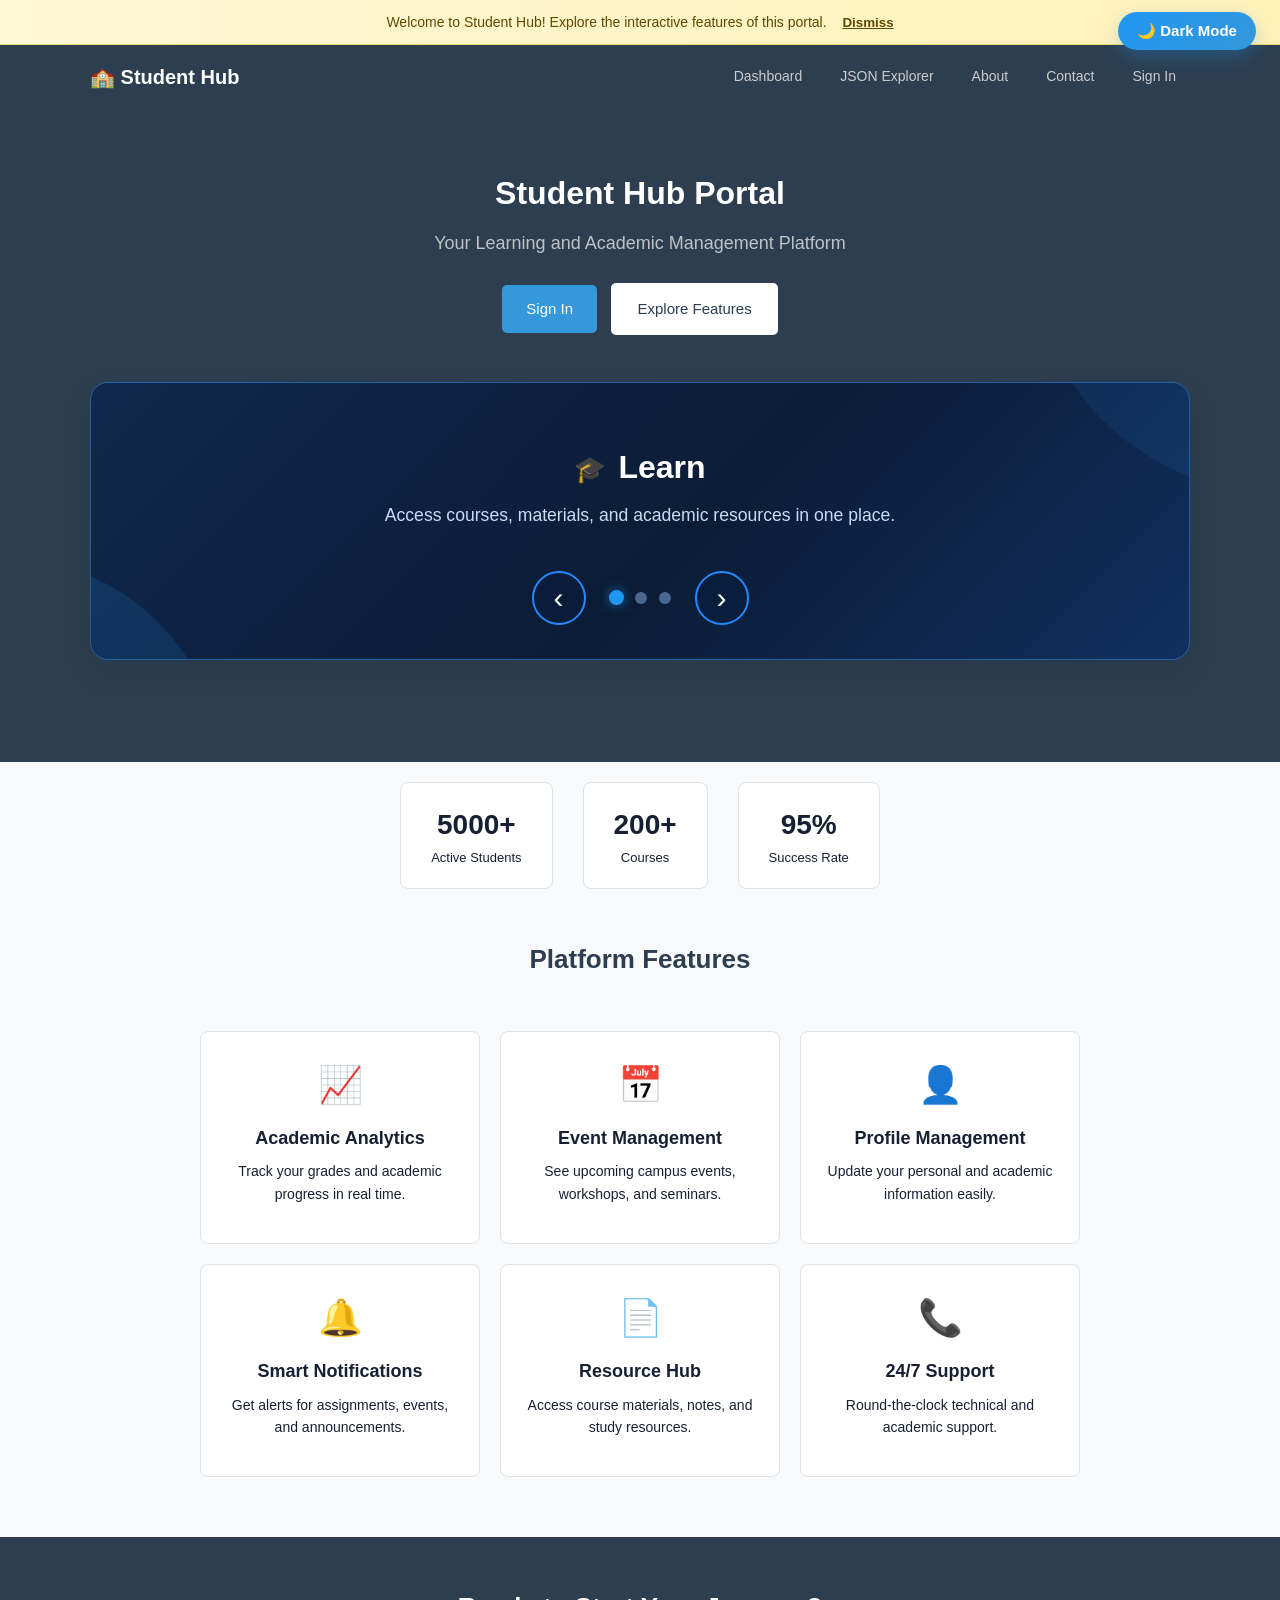
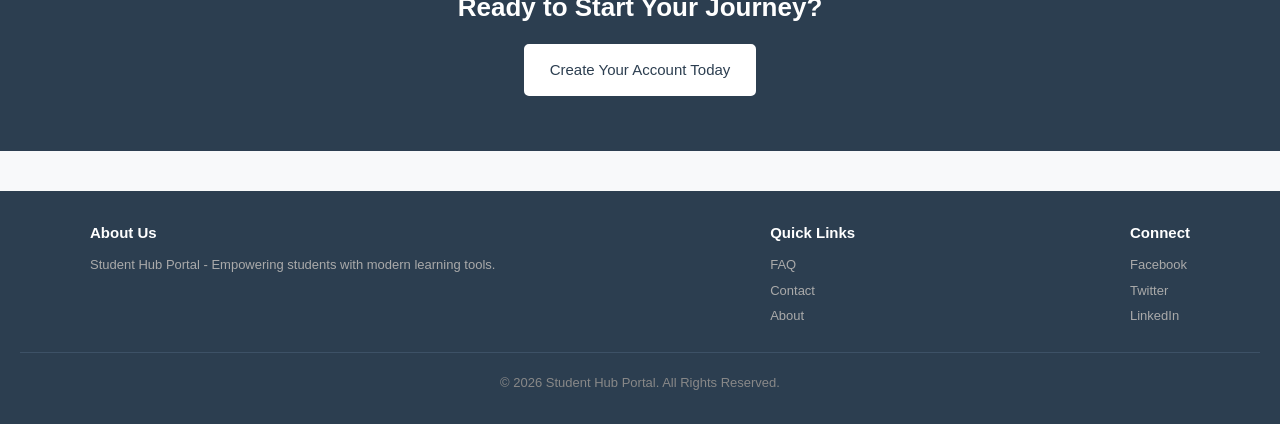
<file: PRACTICAL 7/INDEX.HTML>
<!DOCTYPE html>
<html lang="en">
<head>
    <!-- Character set and viewport for mobile support -->
    <meta charset="UTF-8">
    <meta name="viewport" content="width=device-width, initial-scale=1.0">
    <title>Student Hub Portal - Home</title>
    <!-- Link to our shared CSS file -->
    <link rel="stylesheet" href="CSS/style.css">
    <link rel="stylesheet" href="CSS/INTERACTIVE.CSS">
</head>
<body>

    <!-- ==================== NAVIGATION BAR ====================
         The top menu seen on every page.
         .navbar = dark background container
         .nav-container = centers the content
         .navbar-brand = site name/logo on the left
         .nav-menu = links on the right
         .nav-item = individual link
    ============================================================ -->
    <nav class="navbar">
        <div class="nav-container">
            <!-- Site name / logo -->
            <span class="navbar-brand">&#127979; Student Hub</span>

            <!-- Navigation links -->
            <div class="nav-menu">
                <a href="HOME.HTML" class="nav-item">Dashboard</a>
                <a href="PAGES/DATA-EXPLORER.HTML" class="nav-item">JSON Explorer</a>
                <a href="PAGES/ABOUT.HTML" class="nav-item">About</a>
                <a href="PAGES/CONTACT.HTML" class="nav-item">Contact</a>
                <a href="PAGES/login.php" class="nav-item">Sign In</a>
            </div>
        </div>
    </nav>

    <!-- ==================== HERO SECTION ====================
         Big welcome banner at the top of the page.
         .hero = dark background, centered text
         .btn = reusable button class
         .btn-primary = blue filled button
         .btn-secondary = white outlined button
    ========================================================= -->
    <section class="hero">
        <h1>Student Hub Portal</h1>
        <p>Your Learning and Academic Management Platform</p>
        <div>
            <a href="PAGES/login.php" class="btn btn-primary">Sign In</a>
            <a href="#features" class="btn btn-secondary">Explore Features</a>
        </div>
    </section>

    <!-- ==================== STATS SECTION ====================
         Show 3 numbers about the platform.
         .stats-row = a flex row of stat boxes
         .stat-box = individual box with number and label
    ========================================================= -->
    <div class="stats-row">
        <div class="stat-box">
            <h3>5000+</h3>
            <p>Active Students</p>
        </div>
        <div class="stat-box">
            <h3>200+</h3>
            <p>Courses</p>
        </div>
        <div class="stat-box">
            <h3>95%</h3>
            <p>Success Rate</p>
        </div>
    </div>

    <!-- ==================== FEATURES SECTION ====================
         A grid of feature cards.
         .section-title = large centered heading
         .card-grid = wrapping row of cards
         .card = individual feature box
         .card-icon = the big emoji/icon
    ============================================================= -->
    <section id="features">
        <h2 class="section-title">Platform Features</h2>

        <!-- Card Grid: cards wrap to next row on small screens -->
        <div class="card-grid">

            <div class="card">
                <div class="card-icon">&#128200;</div> <!-- chart emoji -->
                <h3>Academic Analytics</h3>
                <p>Track your grades and academic progress in real time.</p>
            </div>

            <div class="card">
                <div class="card-icon">&#128197;</div> <!-- calendar emoji -->
                <h3>Event Management</h3>
                <p>See upcoming campus events, workshops, and seminars.</p>
            </div>

            <div class="card">
                <div class="card-icon">&#128100;</div> <!-- person emoji -->
                <h3>Profile Management</h3>
                <p>Update your personal and academic information easily.</p>
            </div>

            <div class="card">
                <div class="card-icon">&#128276;</div> <!-- bell emoji -->
                <h3>Smart Notifications</h3>
                <p>Get alerts for assignments, events, and announcements.</p>
            </div>

            <div class="card">
                <div class="card-icon">&#128196;</div> <!-- document emoji -->
                <h3>Resource Hub</h3>
                <p>Access course materials, notes, and study resources.</p>
            </div>

            <div class="card">
                <div class="card-icon">&#128222;</div> <!-- telephone emoji -->
                <h3>24/7 Support</h3>
                <p>Round-the-clock technical and academic support.</p>
            </div>

        </div>
    </section>

    <!-- ==================== CALL TO ACTION ====================
         A section inviting users to register.
         Simple centered text and button.
    ========================================================= -->
    <section style="text-align: center; padding: 50px 20px; background-color: #2c3e50; color: white; margin-top: 40px;">
        <h2 style="font-size: 26px; margin-bottom: 10px;">Ready to Start Your Journey?</h2>
        <a href="PAGES/register.php" class="btn btn-secondary">Create Your Account Today</a>
    </section>

    <!-- ==================== FOOTER ====================
         Bottom section with links and contact info.
         .footer-inner = row of columns
         .footer-col = one column of info
         .footer-bottom = copyright line
    ===================================================== -->
    <footer>
        <div class="footer-inner">

            <div class="footer-col">
                <h4>About Us</h4>
                <p>Student Hub Portal - Empowering students with modern learning tools.</p>
            </div>

            <div class="footer-col">
                <h4>Quick Links</h4>
                <ul>
                    <li><a href="PAGES/FAQ.HTML">FAQ</a></li>
                    <li><a href="PAGES/CONTACT.HTML">Contact</a></li>
                    <li><a href="PAGES/ABOUT.HTML">About</a></li>
                </ul>
            </div>

            <div class="footer-col">
                <h4>Connect</h4>
                <p>Facebook</p>
                <p>Twitter</p>
                <p>LinkedIn</p>
            </div>

        </div>

        <!-- Copyright line at the very bottom -->
        <div class="footer-bottom">
            <p>&copy; 2026 Student Hub Portal. All Rights Reserved.</p>
        </div>
    </footer>

    <script src="JS/SCRIPT.JS"></script>
</body>
</html>
</file>
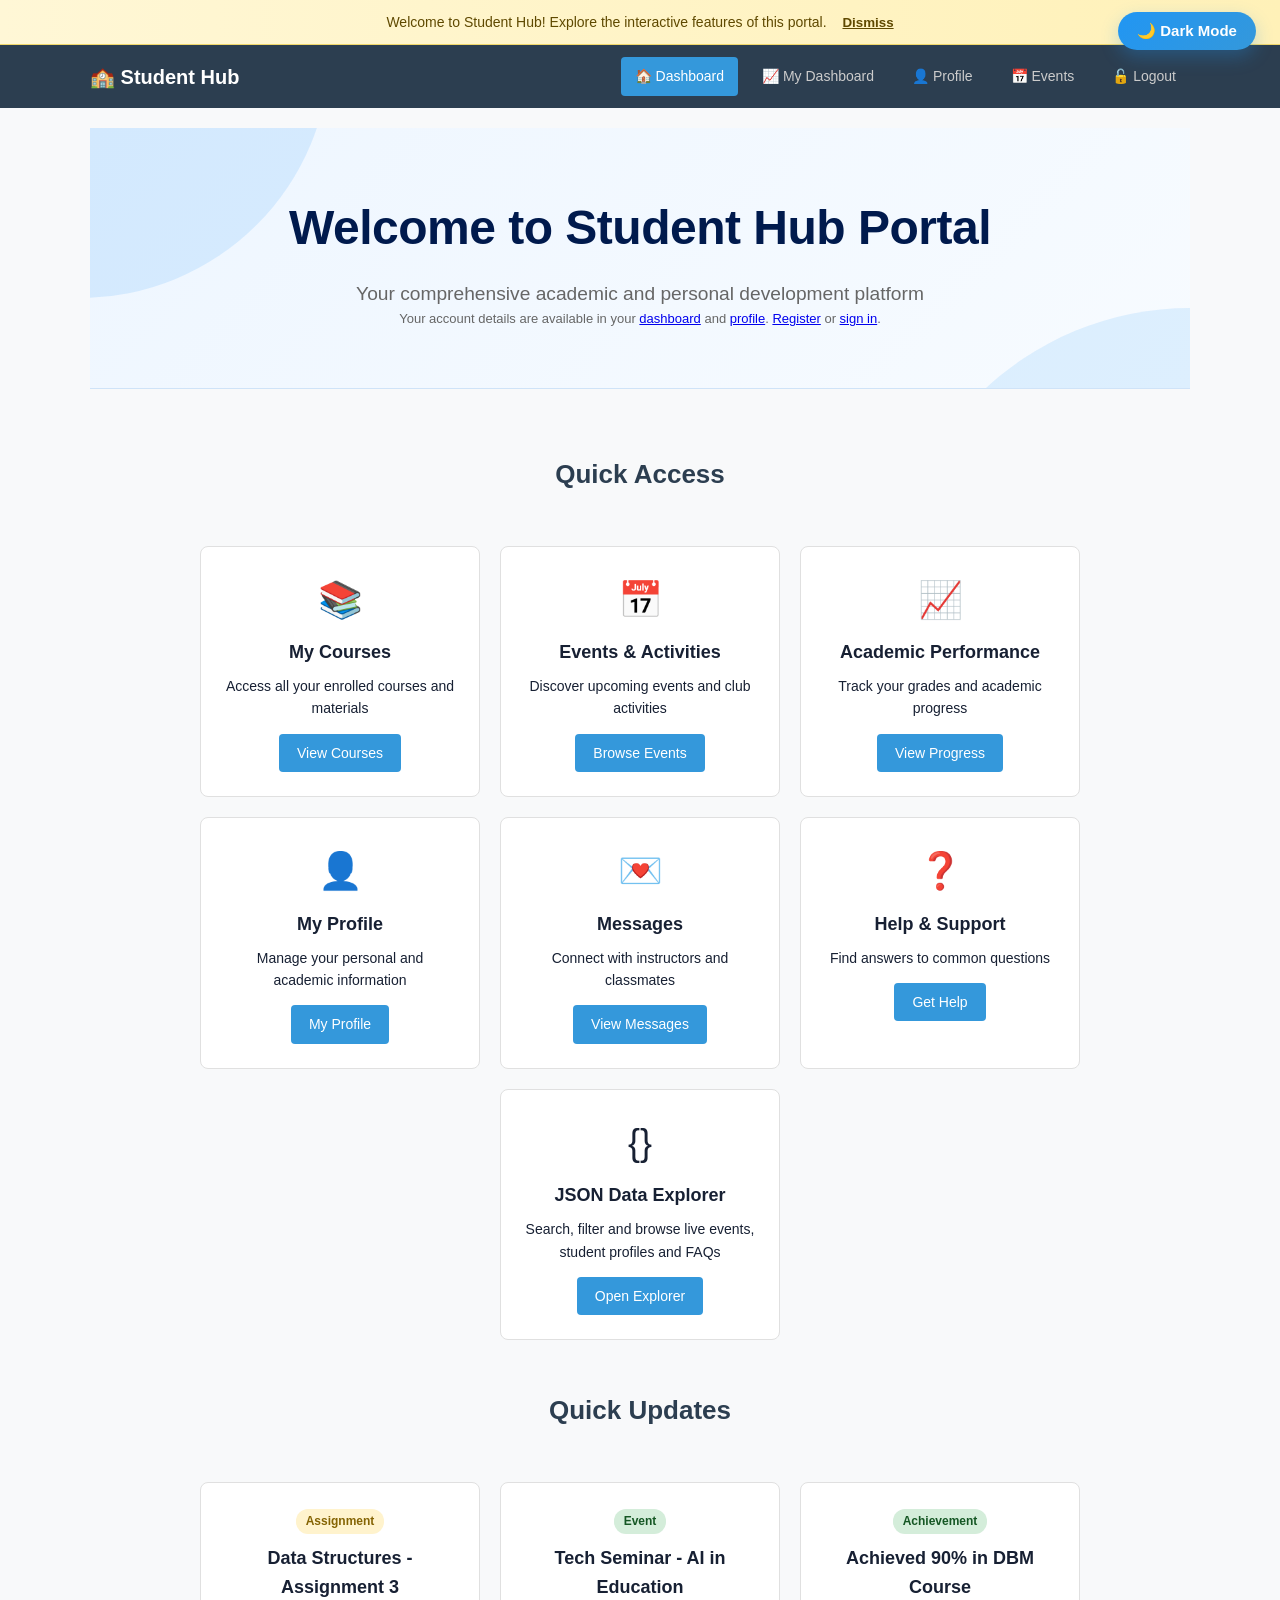
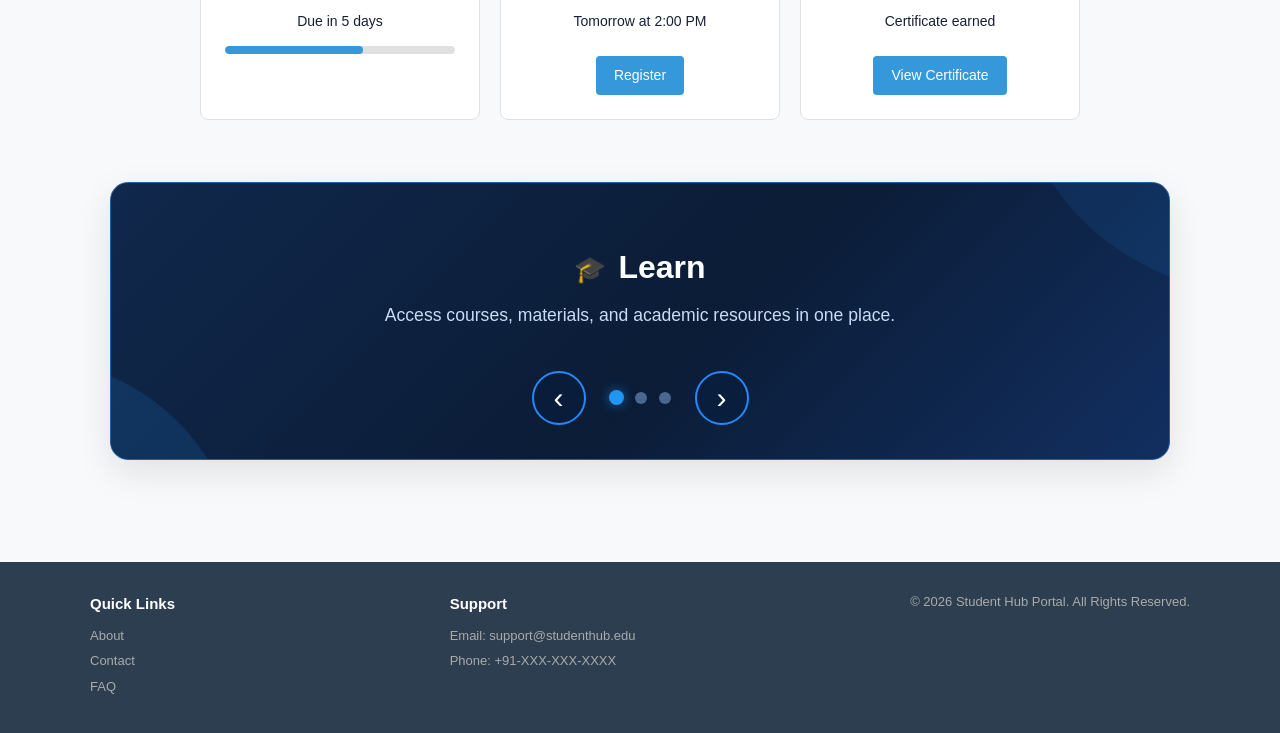
<file: PRACTICAL 7/HOME.HTML>
<!DOCTYPE html>
<html lang="en">
<head>
    <meta charset="UTF-8">
    <meta name="viewport" content="width=device-width, initial-scale=1.0">
    <title>Student Hub - Dashboard Home</title>
    <link rel="stylesheet" href="CSS/style.css">
    <link rel="stylesheet" href="CSS/INTERACTIVE.CSS">
</head>
<body>

    <!-- NAVIGATION BAR -->
    <nav class="navbar">
        <div class="nav-container">
            <span class="navbar-brand">&#127979; Student Hub</span>
            <div class="nav-menu">
                <a href="#" class="nav-item active">&#127968; Dashboard</a>
                <a href="PAGES/dashboard.php" class="nav-item">&#128200; My Dashboard</a>
                <a href="PAGES/profile.php" class="nav-item">&#128100; Profile</a>
                <a href="PAGES/EVENT.HTML" class="nav-item">&#128197; Events</a>
                <a href="PAGES/logout.php" class="nav-item">&#128275; Logout</a>
            </div>
        </div>
    </nav>

    <!-- MAIN CONTENT AREA -->
    <div class="container">

        <!-- Welcome message -->
        <div style="text-align: center; padding: 30px 0 10px;">
            <h1 style="font-size: 28px; color: #2c3e50;" data-welcome>Welcome to Student Hub Portal</h1>
            <p style="color: #666;">Your comprehensive academic and personal development platform</p>
            <p style="font-size:13px;color:#888">Your account details are available in your <a href="PAGES/dashboard.php">dashboard</a> and <a href="PAGES/profile.php">profile</a>. <a href="PAGES/register.php">Register</a> or <a href="PAGES/login.php">sign in</a>.</p>
        </div>

        <!-- QUICK ACCESS CARDS -->
        <!-- Each card links to a different section of the portal -->
        <h2 class="section-title">Quick Access</h2>

        <div class="card-grid">

            <div class="card">
                <div class="card-icon">&#128218;</div>
                <h3>My Courses</h3>
                <p>Access all your enrolled courses and materials</p>
                <a href="PAGES/dashboard.php" class="card-btn">View Courses</a>
            </div>

            <div class="card">
                <div class="card-icon">&#128197;</div>
                <h3>Events &amp; Activities</h3>
                <p>Discover upcoming events and club activities</p>
                <a href="PAGES/EVENT.HTML" class="card-btn">Browse Events</a>
            </div>

            <div class="card">
                <div class="card-icon">&#128200;</div>
                <h3>Academic Performance</h3>
                <p>Track your grades and academic progress</p>
                <a href="PAGES/dashboard.php" class="card-btn">View Progress</a>
            </div>

            <div class="card">
                <div class="card-icon">&#128100;</div>
                <h3>My Profile</h3>
                <p>Manage your personal and academic information</p>
                <a href="PAGES/profile.php" class="card-btn">My Profile</a>
            </div>

            <div class="card">
                <div class="card-icon">&#128140;</div>
                <h3>Messages</h3>
                <p>Connect with instructors and classmates</p>
                <a href="PAGES/CONTACT.HTML" class="card-btn">View Messages</a>
            </div>

            <div class="card">
                <div class="card-icon">&#10067;</div>
                <h3>Help &amp; Support</h3>
                <p>Find answers to common questions</p>
                <a href="PAGES/FAQ.HTML" class="card-btn">Get Help</a>
            </div>

            <div class="card">
                <div class="card-icon">&#123;&#125;</div>
                <h3>JSON Data Explorer</h3>
                <p>Search, filter and browse live events, student profiles and FAQs</p>
                <a href="PAGES/DATA-EXPLORER.HTML" class="card-btn">Open Explorer</a>
            </div>

        </div>

        <!-- QUICK UPDATES SECTION -->
        <!-- Shows pending assignments, events, and achievements -->
        <h2 class="section-title">Quick Updates</h2>

        <div class="card-grid">

            <!-- Assignment update card -->
            <div class="card">
                <span class="badge badge-warning">Assignment</span>
                <h3 style="margin-top: 10px;">Data Structures - Assignment 3</h3>
                <p>Due in 5 days</p>
                <!-- Progress bar showing 60% completion -->
                <div class="progress-bar" style="margin-top: 10px;">
                    <div class="progress-fill" style="width: 60%;"></div>
                </div>
            </div>

            <!-- Event update card -->
            <div class="card">
                <span class="badge badge-success">Event</span>
                <h3 style="margin-top: 10px;">Tech Seminar - AI in Education</h3>
                <p>Tomorrow at 2:00 PM</p>
                <a href="PAGES/EVENT.HTML" class="card-btn" style="margin-top: 10px;">Register</a>
            </div>

            <!-- Achievement update card -->
            <div class="card">
                <span class="badge badge-success">Achievement</span>
                <h3 style="margin-top: 10px;">Achieved 90% in DBM Course</h3>
                <p>Certificate earned</p>
                <a href="PAGES/dashboard.php" class="card-btn" style="margin-top: 10px;">View Certificate</a>
            </div>

        </div>

    </div>

    <!-- FOOTER -->
    <footer>
        <div class="footer-inner">
            <div class="footer-col">
                <h4>Quick Links</h4>
                <ul>
                    <li><a href="PAGES/ABOUT.HTML">About</a></li>
                    <li><a href="PAGES/CONTACT.HTML">Contact</a></li>
                    <li><a href="PAGES/FAQ.HTML">FAQ</a></li>
                </ul>
            </div>
            <div class="footer-col">
                <h4>Support</h4>
                <p>Email: support@studenthub.edu</p>
                <p>Phone: +91-XXX-XXX-XXXX</p>
            </div>
            <div class="footer-col">
                <p>&copy; 2026 Student Hub Portal. All Rights Reserved.</p>
            </div>
        </div>
    </footer>

    <!-- JAVASCRIPT FILE -->
    <script src="JS/auth.js"></script>
    <script src="JS/SCRIPT.JS"></script>

</body>
</html>
</file>
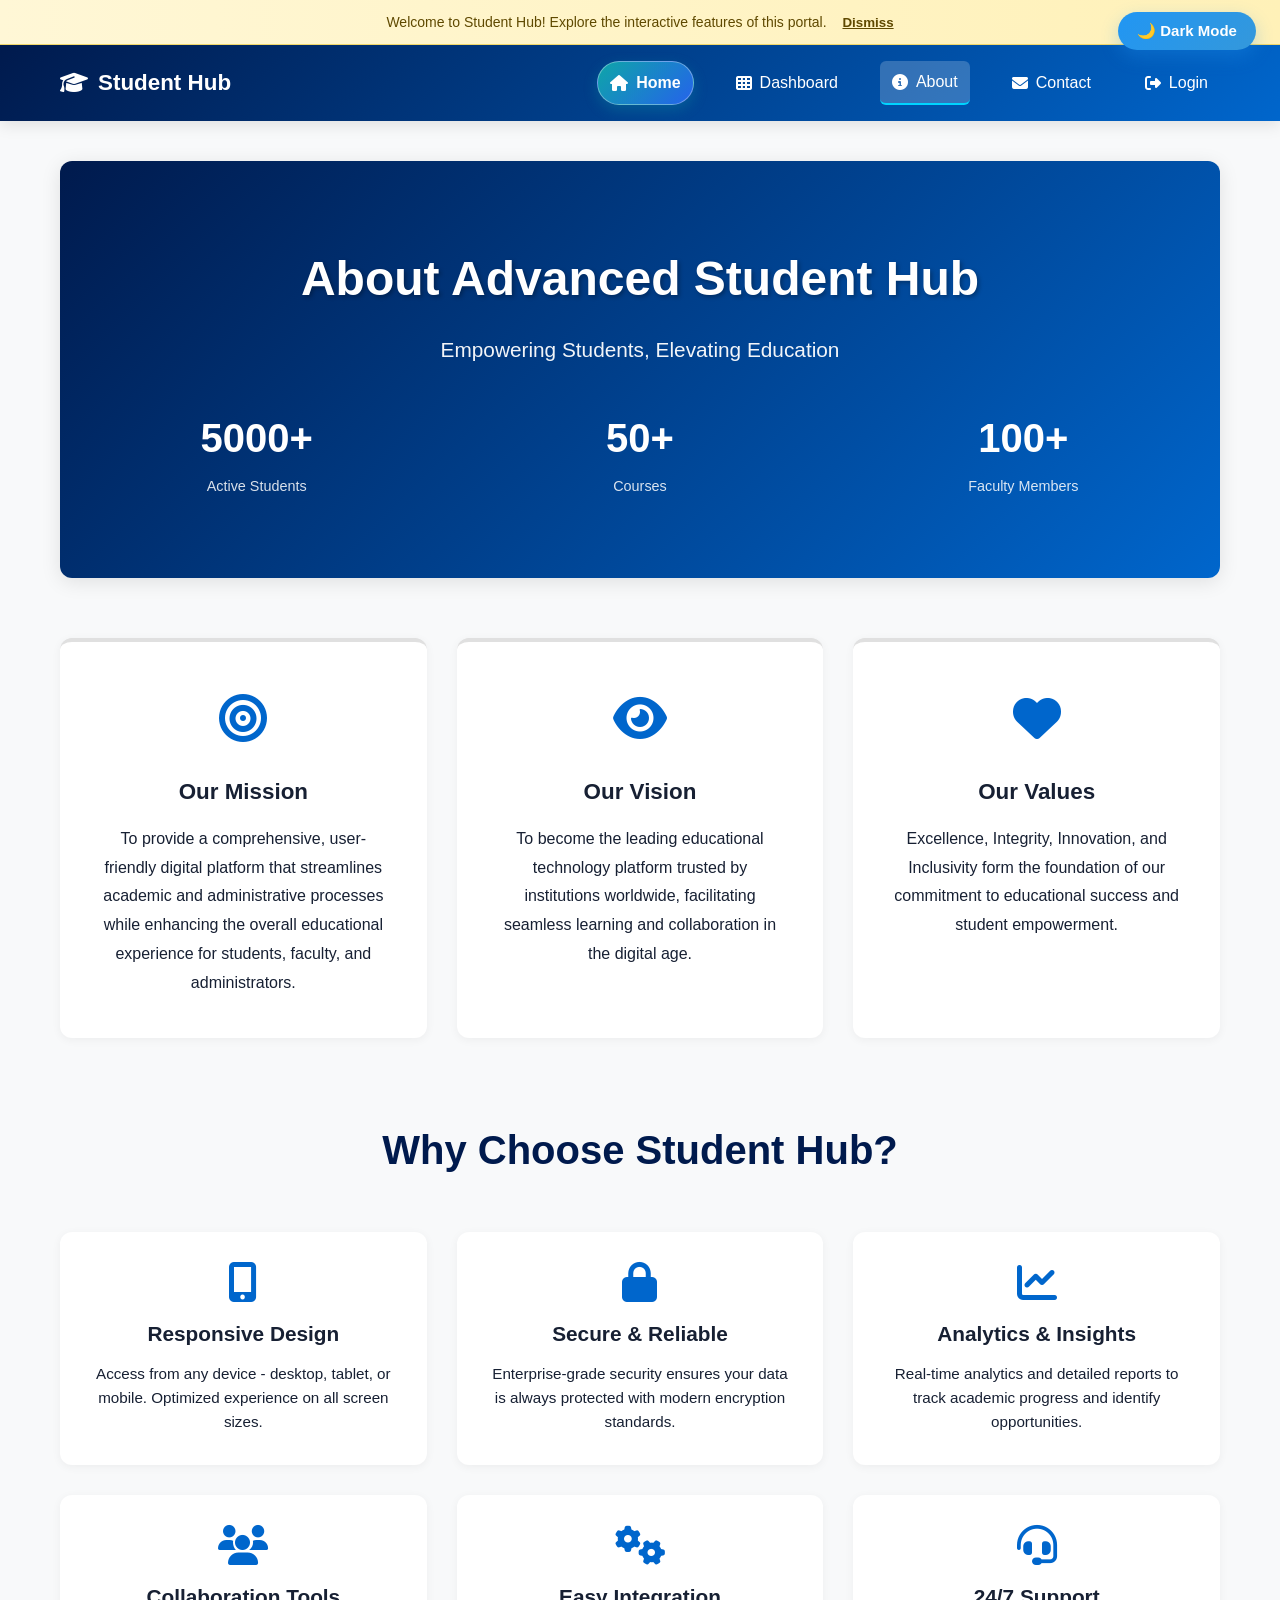
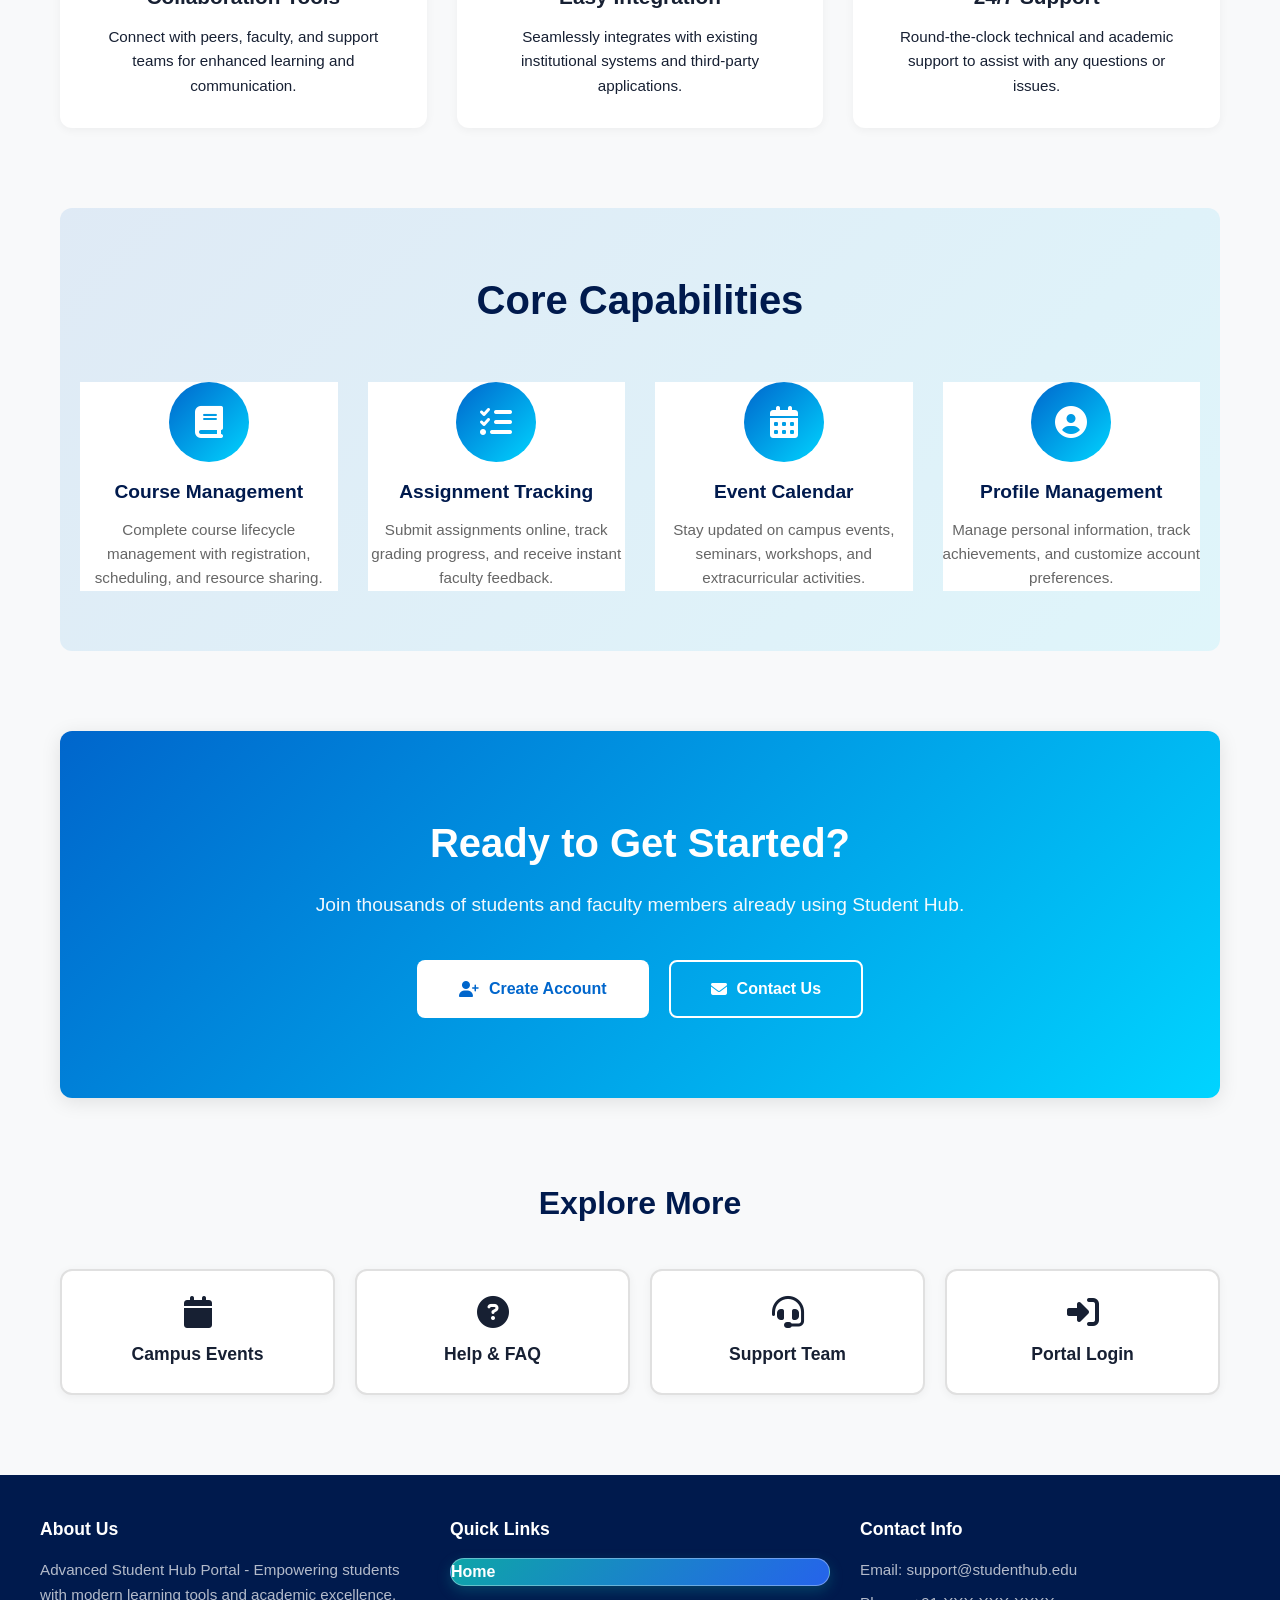
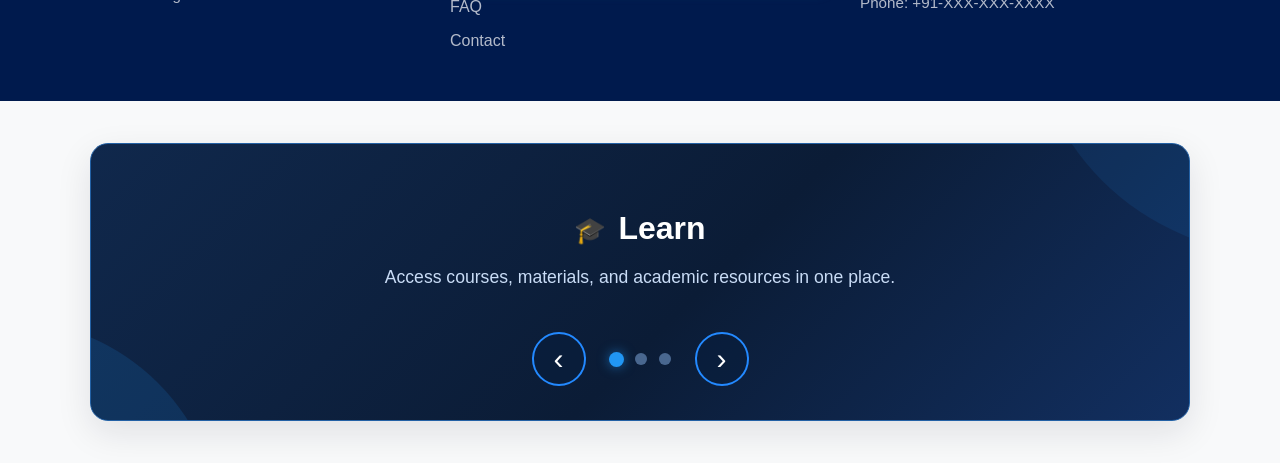
<file: PRACTICAL 7/PAGES/ABOUT.HTML>
<!DOCTYPE html>
<html lang="en">
<head>
    <meta charset="UTF-8">
    <meta name="viewport" content="width=device-width, initial-scale=1.0">
    <title>About Us - Advanced Student Hub Portal</title>
    <link rel="stylesheet" href="https://cdnjs.cloudflare.com/ajax/libs/font-awesome/6.4.0/css/all.min.css">
    <link rel="stylesheet" href="../CSS/ABOUT.CSS">
    <link rel="stylesheet" href="../CSS/INTERACTIVE.CSS">
</head>
<body>
    <!-- Navigation Bar -->
    <nav class="navbar">
        <div class="nav-container">
            <div class="navbar-brand">
                <i class="fas fa-graduation-cap"></i>
                <span>Student Hub</span>
            </div>
            <div class="nav-menu">
                <a href="../INDEX.HTML" class="nav-item home-link">
                    <i class="fas fa-home"></i> Home
                </a>
                <a href="../HOME.HTML" class="nav-item">
                    <i class="fas fa-th"></i> Dashboard
                </a>
                <a href="ABOUT.HTML" class="nav-item active">
                    <i class="fas fa-info-circle"></i> About
                </a>
                <a href="CONTACT.HTML" class="nav-item">
                    <i class="fas fa-envelope"></i> Contact
                </a>
                <a href="LOGIN.HTML" class="nav-item">
                    <i class="fas fa-sign-out-alt"></i> Login
                </a>
            </div>
        </div>
    </nav>

    <!-- About Container -->
    <div class="about-container">
        <!-- Hero Section -->
        <section class="hero-section">
            <div class="hero-content">
                <h1>About Advanced Student Hub</h1>
                <p>Empowering Students, Elevating Education</p>
                <div class="hero-stats">
                    <div class="stat-item">
                        <span class="stat-number">5000+</span>
                        <span class="stat-text">Active Students</span>
                    </div>
                    <div class="stat-item">
                        <span class="stat-number">50+</span>
                        <span class="stat-text">Courses</span>
                    </div>
                    <div class="stat-item">
                        <span class="stat-number">100+</span>
                        <span class="stat-text">Faculty Members</span>
                    </div>
                </div>
            </div>
        </section>

        <!-- Mission & Vision -->
        <section class="mission-vision">
            <div class="mission-card">
                <div class="card-icon">
                    <i class="fas fa-bullseye"></i>
                </div>
                <h3>Our Mission</h3>
                <p>To provide a comprehensive, user-friendly digital platform that streamlines academic and administrative processes while enhancing the overall educational experience for students, faculty, and administrators.</p>
            </div>

            <div class="vision-card">
                <div class="card-icon">
                    <i class="fas fa-eye"></i>
                </div>
                <h3>Our Vision</h3>
                <p>To become the leading educational technology platform trusted by institutions worldwide, facilitating seamless learning and collaboration in the digital age.</p>
            </div>

            <div class="values-card">
                <div class="card-icon">
                    <i class="fas fa-heart"></i>
                </div>
                <h3>Our Values</h3>
                <p>Excellence, Integrity, Innovation, and Inclusivity form the foundation of our commitment to educational success and student empowerment.</p>
            </div>
        </section>

        <!-- Key Features -->
        <section class="features-section">
            <h2>Why Choose Student Hub?</h2>
            <div class="features-grid">
                <div class="feature-card">
                    <i class="fas fa-mobile-alt"></i>
                    <h3>Responsive Design</h3>
                    <p>Access from any device - desktop, tablet, or mobile. Optimized experience on all screen sizes.</p>
                </div>
                <div class="feature-card">
                    <i class="fas fa-lock"></i>
                    <h3>Secure & Reliable</h3>
                    <p>Enterprise-grade security ensures your data is always protected with modern encryption standards.</p>
                </div>
                <div class="feature-card">
                    <i class="fas fa-chart-line"></i>
                    <h3>Analytics & Insights</h3>
                    <p>Real-time analytics and detailed reports to track academic progress and identify opportunities.</p>
                </div>
                <div class="feature-card">
                    <i class="fas fa-users"></i>
                    <h3>Collaboration Tools</h3>
                    <p>Connect with peers, faculty, and support teams for enhanced learning and communication.</p>
                </div>
                <div class="feature-card">
                    <i class="fas fa-cogs"></i>
                    <h3>Easy Integration</h3>
                    <p>Seamlessly integrates with existing institutional systems and third-party applications.</p>
                </div>
                <div class="feature-card">
                    <i class="fas fa-headset"></i>
                    <h3>24/7 Support</h3>
                    <p>Round-the-clock technical and academic support to assist with any questions or issues.</p>
                </div>
            </div>
        </section>

        <!-- Core Features -->
        <section class="core-features">
            <h2>Core Capabilities</h2>
            <div class="capabilities-grid">
                <div class="capability-item">
                    <span class="capability-icon">
                        <i class="fas fa-book"></i>
                    </span>
                    <h4>Course Management</h4>
                    <p>Complete course lifecycle management with registration, scheduling, and resource sharing.</p>
                </div>
                <div class="capability-item">
                    <span class="capability-icon">
                        <i class="fas fa-tasks"></i>
                    </span>
                    <h4>Assignment Tracking</h4>
                    <p>Submit assignments online, track grading progress, and receive instant faculty feedback.</p>
                </div>
                <div class="capability-item">
                    <span class="capability-icon">
                        <i class="fas fa-calendar-alt"></i>
                    </span>
                    <h4>Event Calendar</h4>
                    <p>Stay updated on campus events, seminars, workshops, and extracurricular activities.</p>
                </div>
                <div class="capability-item">
                    <span class="capability-icon">
                        <i class="fas fa-user-circle"></i>
                    </span>
                    <h4>Profile Management</h4>
                    <p>Manage personal information, track achievements, and customize account preferences.</p>
                </div>
            </div>
        </section>

        <!-- CTA Section -->
        <section class="cta-section">
            <h2>Ready to Get Started?</h2>
            <p>Join thousands of students and faculty members already using Student Hub.</p>
            <div class="cta-buttons">
                <a href="REGISTER.HTML" class="btn-primary">
                    <i class="fas fa-user-plus"></i> Create Account
                </a>
                <a href="CONTACT.HTML" class="btn-secondary">
                    <i class="fas fa-envelope"></i> Contact Us
                </a>
            </div>
        </section>

        <!-- Action Links -->
        <section class="action-links">
            <h3>Explore More</h3>
            <div class="links-grid">
                <a href="EVENT.HTML" class="link-card">
                    <i class="fas fa-calendar"></i>
                    <span>Campus Events</span>
                </a>
                <a href="FAQ.HTML" class="link-card">
                    <i class="fas fa-question-circle"></i>
                    <span>Help & FAQ</span>
                </a>
                <a href="CONTACT.HTML" class="link-card">
                    <i class="fas fa-headset"></i>
                    <span>Support Team</span>
                </a>
                <a href="LOGIN.HTML" class="link-card">
                    <i class="fas fa-sign-in-alt"></i>
                    <span>Portal Login</span>
                </a>
            </div>
        </section>
    </div>

    <!-- Footer -->
    <footer>
        <div class="footer-content">
            <div class="footer-section">
                <h4>About Us</h4>
                <p>Advanced Student Hub Portal - Empowering students with modern learning tools and academic excellence.</p>
            </div>
            <div class="footer-section">
                <h4>Quick Links</h4>
                <ul>
                    <li><a class="home-link" href="../INDEX.HTML">Home</a></li>
                    <li><a href="FAQ.HTML">FAQ</a></li>
                    <li><a href="CONTACT.HTML">Contact</a></li>
                </ul>
            </div>
            <div class="footer-section">
                <h4>Contact Info</h4>
                <p>Email: support@studenthub.edu</p>
                <p>Phone: +91-XXX-XXX-XXXX</p>
            </div>
        </div>
    </footer>

    <script src="../JS/SCRIPT.JS"></script>
</body>
</html>
</file>
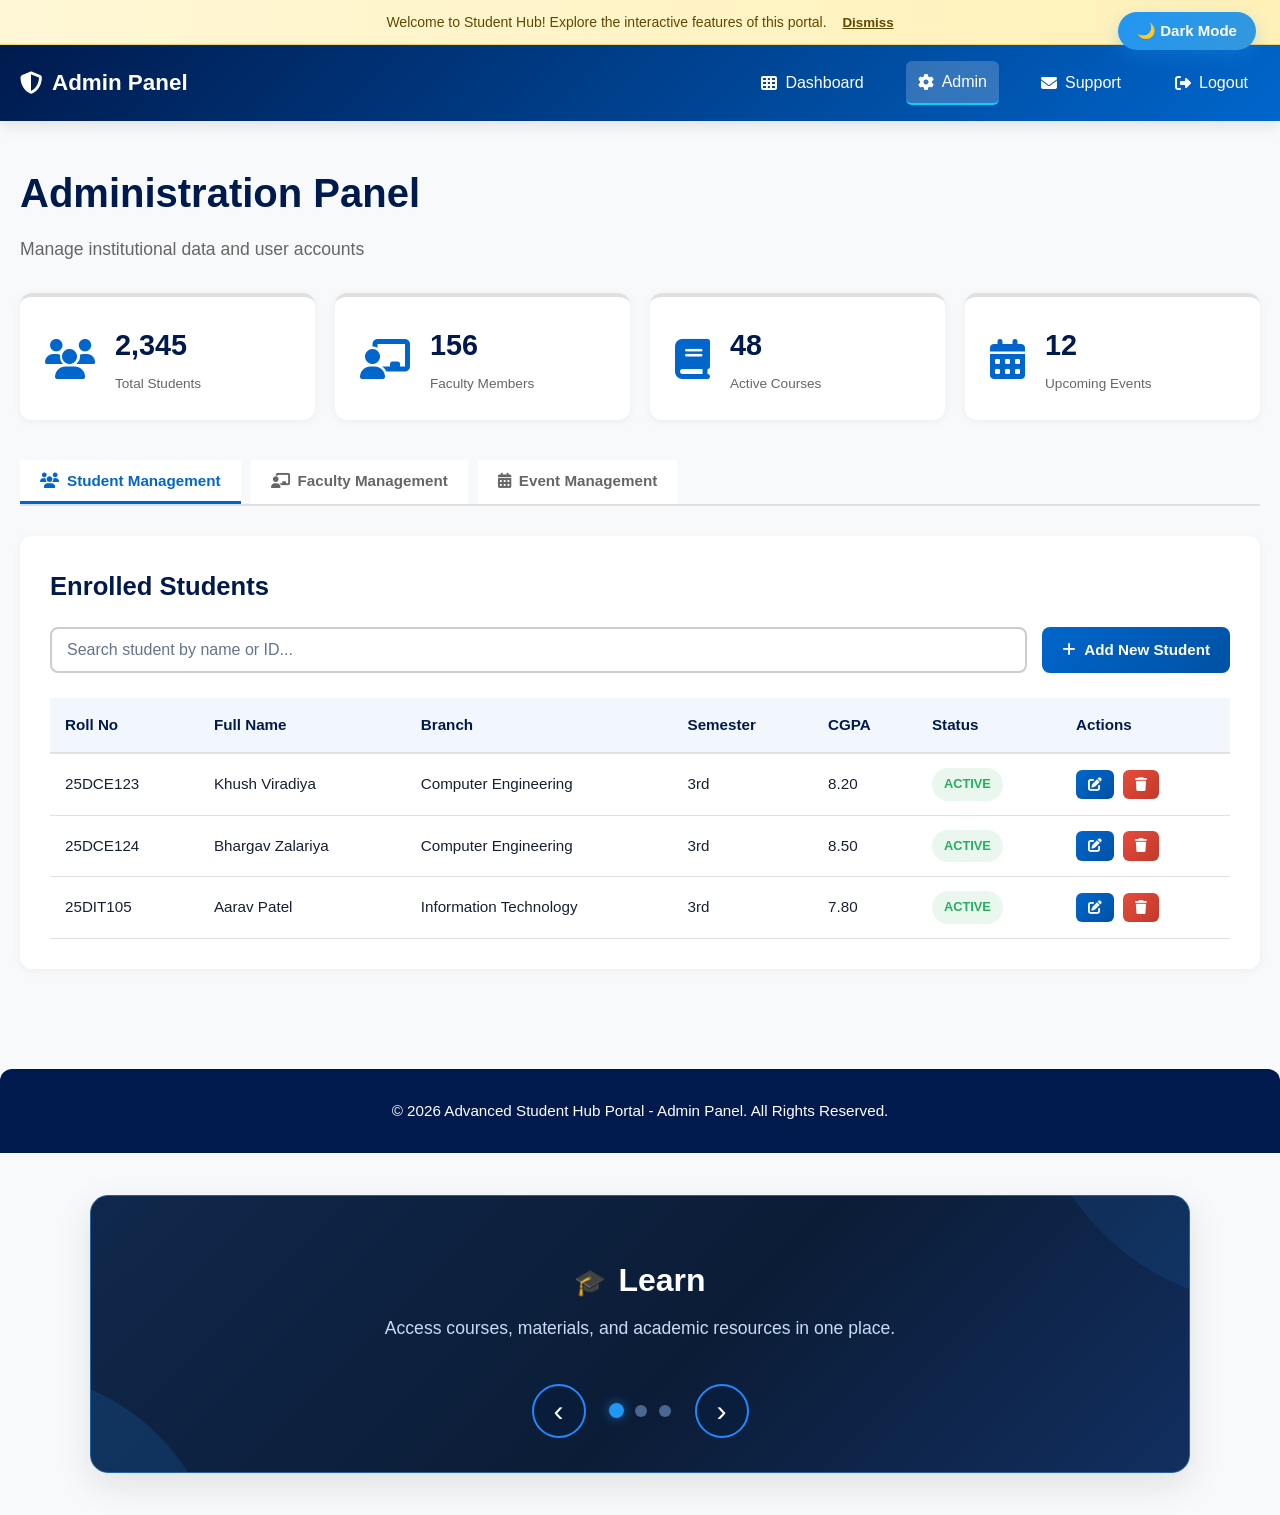
<file: PRACTICAL 7/PAGES/ADMIN.HTML>
<!DOCTYPE html>
<html lang="en">
<head>
    <meta charset="UTF-8">
    <meta name="viewport" content="width=device-width, initial-scale=1.0">
    <title>Admin Panel - Advanced Student Hub Portal</title>
    <link rel="stylesheet" href="https://cdnjs.cloudflare.com/ajax/libs/font-awesome/6.4.0/css/all.min.css">
    <link rel="stylesheet" href="../CSS/ADMIN.CSS">
    <link rel="stylesheet" href="../CSS/INTERACTIVE.CSS">
</head>
<body>
    <!-- Navigation Bar -->
    <nav class="navbar">
        <div class="nav-container">
            <div class="navbar-brand">
                <i class="fas fa-shield-alt"></i>
                <span>Admin Panel</span>
            </div>
            <div class="nav-menu">
                <a href="../HOME.HTML" class="nav-item">
                    <i class="fas fa-th"></i> Dashboard
                </a>
                <a href="ADMIN.HTML" class="nav-item active">
                    <i class="fas fa-cog"></i> Admin
                </a>
                <a href="CONTACT.HTML" class="nav-item">
                    <i class="fas fa-envelope"></i> Support
                </a>
                <a href="LOGIN.HTML" class="nav-item">
                    <i class="fas fa-sign-out-alt"></i> Logout
                </a>
            </div>
        </div>
    </nav>

    <!-- Admin Container -->
    <div class="admin-container">
        <!-- Header -->
        <section class="admin-header">
            <h1>Administration Panel</h1>
            <p>Manage institutional data and user accounts</p>
            <div class="admin-stats">
                <div class="stat-card">
                    <i class="fas fa-users"></i>
                    <div>
                        <span class="stat-number">2,345</span>
                        <span class="stat-label">Total Students</span>
                    </div>
                </div>
                <div class="stat-card">
                    <i class="fas fa-chalkboard-user"></i>
                    <div>
                        <span class="stat-number">156</span>
                        <span class="stat-label">Faculty Members</span>
                    </div>
                </div>
                <div class="stat-card">
                    <i class="fas fa-book"></i>
                    <div>
                        <span class="stat-number">48</span>
                        <span class="stat-label">Active Courses</span>
                    </div>
                </div>
                <div class="stat-card">
                    <i class="fas fa-calendar-alt"></i>
                    <div>
                        <span class="stat-number">12</span>
                        <span class="stat-label">Upcoming Events</span>
                    </div>
                </div>
            </div>
        </section>

        <!-- Admin Tabs -->
        <section class="admin-tabs">
            <button class="tab-button active" onclick="switchTab('students')">
                <i class="fas fa-users"></i> Student Management
            </button>
            <button class="tab-button" onclick="switchTab('faculty')">
                <i class="fas fa-chalkboard-user"></i> Faculty Management
            </button>
            <button class="tab-button" onclick="switchTab('events')">
                <i class="fas fa-calendar-alt"></i> Event Management
            </button>
        </section>

        <!-- Tab Content -->
        <section class="tab-content">
            <!-- Student Management Panel -->
            <div class="tab-panel active" id="students">
                <h2>Enrolled Students</h2>
                <div class="table-controls">
                    <input type="text" placeholder="Search student by name or ID..." class="search-box">
                    <button class="btn-action btn-primary"><i class="fas fa-plus"></i> Add New Student</button>
                </div>
                <div class="table-wrapper">
                    <table class="data-table">
                        <thead>
                            <tr>
                                <th>Roll No</th>
                                <th>Full Name</th>
                                <th>Branch</th>
                                <th>Semester</th>
                                <th>CGPA</th>
                                <th>Status</th>
                                <th>Actions</th>
                            </tr>
                        </thead>
                        <tbody>
                            <tr>
                                <td>25DCE123</td>
                                <td>Khush Viradiya</td>
                                <td>Computer Engineering</td>
                                <td>3rd</td>
                                <td>8.20</td>
                                <td><span class="badge success">Active</span></td>
                                <td>
                                    <button class="btn-small"><i class="fas fa-edit"></i></button>
                                    <button class="btn-small danger"><i class="fas fa-trash"></i></button>
                                </td>
                            </tr>
                            <tr>
                                <td>25DCE124</td>
                                <td>Bhargav Zalariya</td>
                                <td>Computer Engineering</td>
                                <td>3rd</td>
                                <td>8.50</td>
                                <td><span class="badge success">Active</span></td>
                                <td>
                                    <button class="btn-small"><i class="fas fa-edit"></i></button>
                                    <button class="btn-small danger"><i class="fas fa-trash"></i></button>
                                </td>
                            </tr>
                            <tr>
                                <td>25DIT105</td>
                                <td>Aarav Patel</td>
                                <td>Information Technology</td>
                                <td>3rd</td>
                                <td>7.80</td>
                                <td><span class="badge success">Active</span></td>
                                <td>
                                    <button class="btn-small"><i class="fas fa-edit"></i></button>
                                    <button class="btn-small danger"><i class="fas fa-trash"></i></button>
                                </td>
                            </tr>
                        </tbody>
                    </table>
                </div>
            </div>

            <!-- Faculty Management Panel -->
            <div class="tab-panel" id="faculty">
                <h2>Faculty Members</h2>
                <div class="table-controls">
                    <input type="text" placeholder="Search faculty..." class="search-box">
                    <button class="btn-action btn-primary"><i class="fas fa-plus"></i> Add Faculty</button>
                </div>
                <div class="table-wrapper">
                    <table class="data-table">
                        <thead>
                            <tr>
                                <th>Faculty ID</th>
                                <th>Name</th>
                                <th>Department</th>
                                <th>Designation</th>
                                <th>Courses</th>
                                <th>Status</th>
                                <th>Actions</th>
                            </tr>
                        </thead>
                        <tbody>
                            <tr>
                                <td>FAC001</td>
                                <td>Dr. Rajesh Sharma</td>
                                <td>Computer Engineering</td>
                                <td>Professor & HOD</td>
                                <td>Data Structures</td>
                                <td><span class="badge success">Active</span></td>
                                <td>
                                    <button class="btn-small"><i class="fas fa-edit"></i></button>
                                    <button class="btn-small danger"><i class="fas fa-trash"></i></button>
                                </td>
                            </tr>
                            <tr>
                                <td>FAC002</td>
                                <td>Prof. Priya Desai</td>
                                <td>Information Technology</td>
                                <td>Associate Professor</td>
                                <td>Web Frameworks</td>
                                <td><span class="badge success">Active</span></td>
                                <td>
                                    <button class="btn-small"><i class="fas fa-edit"></i></button>
                                    <button class="btn-small danger"><i class="fas fa-trash"></i></button>
                                </td>
                            </tr>
                        </tbody>
                    </table>
                </div>
            </div>

            <!-- Event Management Panel -->
            <div class="tab-panel" id="events">
                <h2>Campus Events</h2>
                <div class="table-controls">
                    <input type="text" placeholder="Search events..." class="search-box">
                    <button class="btn-action btn-primary"><i class="fas fa-plus"></i> Add Event</button>
                </div>
                <div class="table-wrapper">
                    <table class="data-table">
                        <thead>
                            <tr>
                                <th>Event ID</th>
                                <th>Event Name</th>
                                <th>Date</th>
                                <th>Organizer</th>
                                <th>Capacity</th>
                                <th>Registrations</th>
                                <th>Status</th>
                                <th>Actions</th>
                            </tr>
                        </thead>
                        <tbody>
                            <tr>
                                <td>EV001</td>
                                <td>Web Dev Workshop</td>
                                <td>2026-02-05</td>
                                <td>CSE Dept</td>
                                <td>50</td>
                                <td>45</td>
                                <td><span class="badge success">Active</span></td>
                                <td>
                                    <button class="btn-small"><i class="fas fa-edit"></i></button>
                                    <button class="btn-small danger"><i class="fas fa-trash"></i></button>
                                </td>
                            </tr>
                            <tr>
                                <td>EV002</td>
                                <td>Career Fair 2026</td>
                                <td>2026-03-10</td>
                                <td>TPO</td>
                                <td>200</td>
                                <td>156</td>
                                <td><span class="badge success">Active</span></td>
                                <td>
                                    <button class="btn-small"><i class="fas fa-edit"></i></button>
                                    <button class="btn-small danger"><i class="fas fa-trash"></i></button>
                                </td>
                            </tr>
                            <tr>
                                <td>EV003</td>
                                <td>Sports Day</td>
                                <td>2026-04-15</td>
                                <td>Sports Committee</td>
                                <td>300</td>
                                <td>245</td>
                                <td><span class="badge warning">Pending</span></td>
                                <td>
                                    <button class="btn-small"><i class="fas fa-edit"></i></button>
                                    <button class="btn-small danger"><i class="fas fa-trash"></i></button>
                                </td>
                            </tr>
                        </tbody>
                    </table>
                </div>
            </div>
        </section>
    </div>

    <!-- Footer -->
    <footer>
        <p>&copy; 2026 Advanced Student Hub Portal - Admin Panel. All Rights Reserved.</p>
    </footer>

    <script src="../JS/SCRIPT.JS"></script>
</body>
</html>
</file>
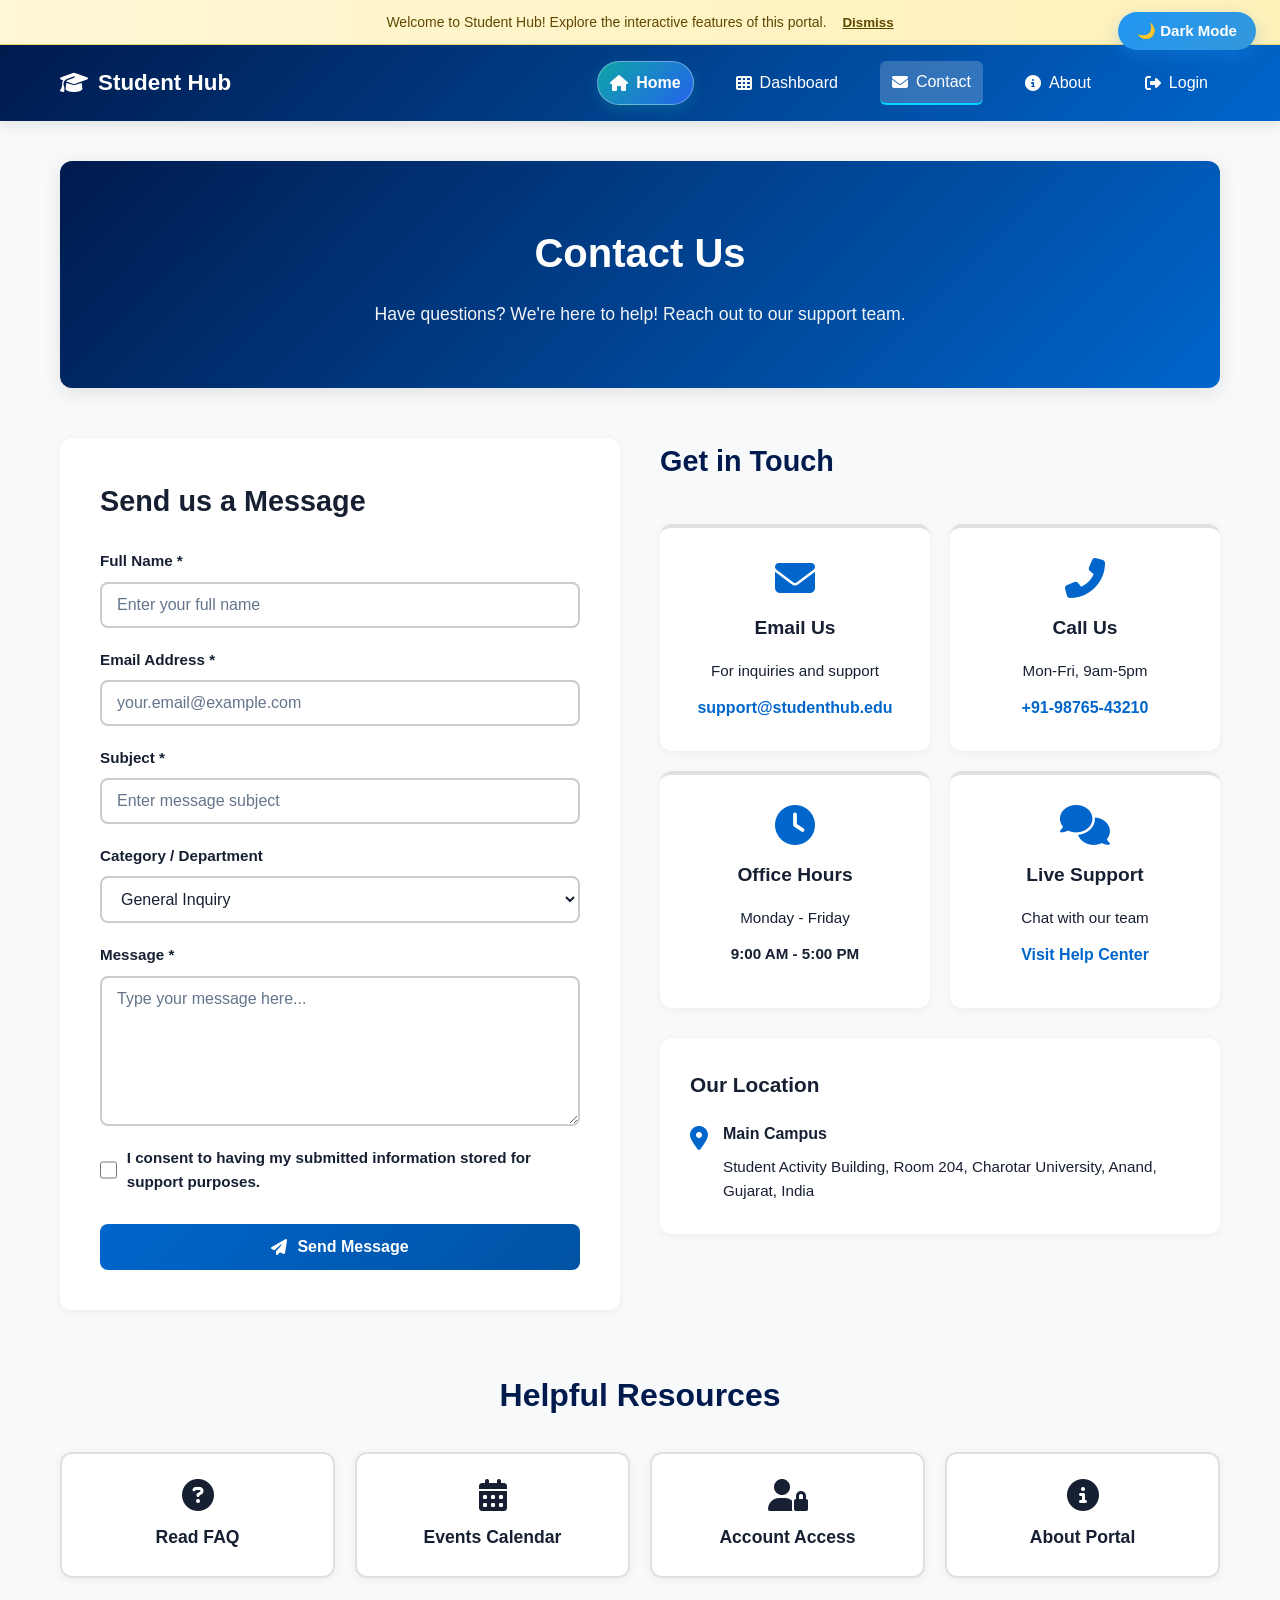
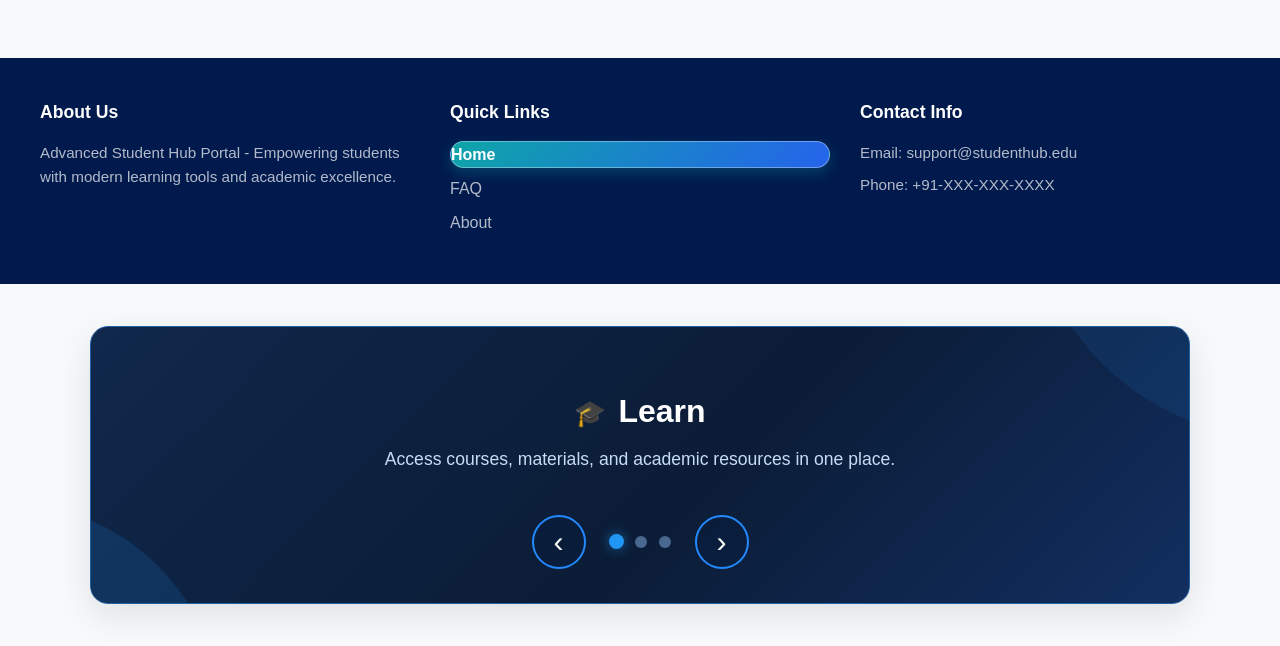
<file: PRACTICAL 7/PAGES/CONTACT.HTML>
<!DOCTYPE html>
<html lang="en">
<head>
    <meta charset="UTF-8">
    <meta name="viewport" content="width=device-width, initial-scale=1.0">
    <title>Contact Us - Advanced Student Hub Portal</title>
    <link rel="stylesheet" href="https://cdnjs.cloudflare.com/ajax/libs/font-awesome/6.4.0/css/all.min.css">
    <link rel="stylesheet" href="../CSS/CONTACT.CSS">
    <link rel="stylesheet" href="../CSS/INTERACTIVE.CSS">
</head>
<body>
    <!-- Navigation Bar -->
    <nav class="navbar">
        <div class="nav-container">
            <div class="navbar-brand">
                <i class="fas fa-graduation-cap"></i>
                <span>Student Hub</span>
            </div>
            <div class="nav-menu">
                <a href="../INDEX.HTML" class="nav-item home-link">
                    <i class="fas fa-home"></i> Home
                </a>
                <a href="../HOME.HTML" class="nav-item">
                    <i class="fas fa-th"></i> Dashboard
                </a>
                <a href="CONTACT.HTML" class="nav-item active">
                    <i class="fas fa-envelope"></i> Contact
                </a>
                <a href="ABOUT.HTML" class="nav-item">
                    <i class="fas fa-info-circle"></i> About
                </a>
                <a href="LOGIN.HTML" class="nav-item">
                    <i class="fas fa-sign-out-alt"></i> Login
                </a>
            </div>
        </div>
    </nav>

    <!-- Contact Container -->
    <div class="contact-container">
        <!-- Hero Section -->
        <section class="contact-hero">
            <h1>Contact Us</h1>
            <p>Have questions? We're here to help! Reach out to our support team.</p>
        </section>

        <div class="contact-content">
            <!-- Contact Form -->
            <section class="form-section">
                <h2>Send us a Message</h2>
                <form class="contact-form" id="contactForm">
                    <div class="form-group">
                        <label for="name">Full Name *</label>
                        <input type="text" id="name" name="name" placeholder="Enter your full name" required>
                    </div>

                    <div class="form-group">
                        <label for="email">Email Address *</label>
                        <input type="email" id="email" name="email" placeholder="your.email@example.com" required>
                    </div>

                    <div class="form-group">
                        <label for="subject">Subject *</label>
                        <input type="text" id="subject" name="subject" placeholder="Enter message subject" required>
                    </div>

                    <div class="form-group">
                        <label for="department">Category / Department</label>
                        <select id="department" name="department">
                            <option value="general">General Inquiry</option>
                            <option value="technical">Technical Support</option>
                            <option value="academic">Academic Queries</option>
                            <option value="events">Event Registration</option>
                            <option value="feedback">Feedback & Suggestions</option>
                        </select>
                    </div>

                    <div class="form-group">
                        <label for="message">Message *</label>
                        <textarea id="message" name="message" placeholder="Type your message here..." required></textarea>
                    </div>

                    <div class="form-group checkbox">
                        <input type="checkbox" id="consent" required>
                        <label for="consent">I consent to having my submitted information stored for support purposes.</label>
                    </div>

                    <button type="submit" class="btn-submit">
                        <i class="fas fa-paper-plane"></i> Send Message
                    </button>
                </form>
            </section>

            <!-- Info Section -->
            <section class="info-section">
                <h2>Get in Touch</h2>
                <div class="contact-info-grid">
                    <div class="info-card">
                        <i class="fas fa-envelope info-icon"></i>
                        <h3>Email Us</h3>
                        <p>For inquiries and support</p>
                        <a href="mailto:support@studenthub.edu">support@studenthub.edu</a>
                    </div>

                    <div class="info-card">
                        <i class="fas fa-phone-alt info-icon"></i>
                        <h3>Call Us</h3>
                        <p>Mon-Fri, 9am-5pm</p>
                        <a href="tel:+919876543210">+91-98765-43210</a>
                    </div>

                    <div class="info-card">
                        <i class="fas fa-clock info-icon"></i>
                        <h3>Office Hours</h3>
                        <p>Monday - Friday</p>
                        <p style="font-weight: 600; color: var(--primary-color);">9:00 AM - 5:00 PM</p>
                    </div>

                    <div class="info-card">
                        <i class="fas fa-comments info-icon"></i>
                        <h3>Live Support</h3>
                        <p>Chat with our team</p>
                        <a href="FAQ.HTML">Visit Help Center</a>
                    </div>
                </div>

                <div class="office-address">
                    <h3>Our Location</h3>
                    <div class="address-grid">
                        <div class="address-item">
                            <i class="fas fa-map-marker-alt"></i>
                            <div>
                                <h4>Main Campus</h4>
                                <p>Student Activity Building, Room 204, Charotar University, Anand, Gujarat, India</p>
                            </div>
                        </div>
                    </div>
                </div>
            </section>
        </div>

        <!-- Quick Links -->
        <section class="quick-links">
            <h2>Helpful Resources</h2>
            <div class="links-grid">
                <a href="FAQ.HTML" class="link-card">
                    <i class="fas fa-question-circle"></i>
                    <span>Read FAQ</span>
                </a>
                <a href="EVENT.HTML" class="link-card">
                    <i class="fas fa-calendar-alt"></i>
                    <span>Events Calendar</span>
                </a>
                <a href="LOGIN.HTML" class="link-card">
                    <i class="fas fa-user-lock"></i>
                    <span>Account Access</span>
                </a>
                <a href="ABOUT.HTML" class="link-card">
                    <i class="fas fa-info-circle"></i>
                    <span>About Portal</span>
                </a>
            </div>
        </section>
    </div>

    <!-- Footer -->
    <footer>
        <div class="footer-content">
            <div class="footer-section">
                <h4>About Us</h4>
                <p>Advanced Student Hub Portal - Empowering students with modern learning tools and academic excellence.</p>
            </div>
            <div class="footer-section">
                <h4>Quick Links</h4>
                <ul>
                    <li><a class="home-link" href="../INDEX.HTML">Home</a></li>
                    <li><a href="FAQ.HTML">FAQ</a></li>
                    <li><a href="ABOUT.HTML">About</a></li>
                </ul>
            </div>
            <div class="footer-section">
                <h4>Contact Info</h4>
                <p>Email: support@studenthub.edu</p>
                <p>Phone: +91-XXX-XXX-XXXX</p>
            </div>
        </div>
    </footer>

    <script src="../JS/SCRIPT.JS"></script>
</body>
</html>
</file>
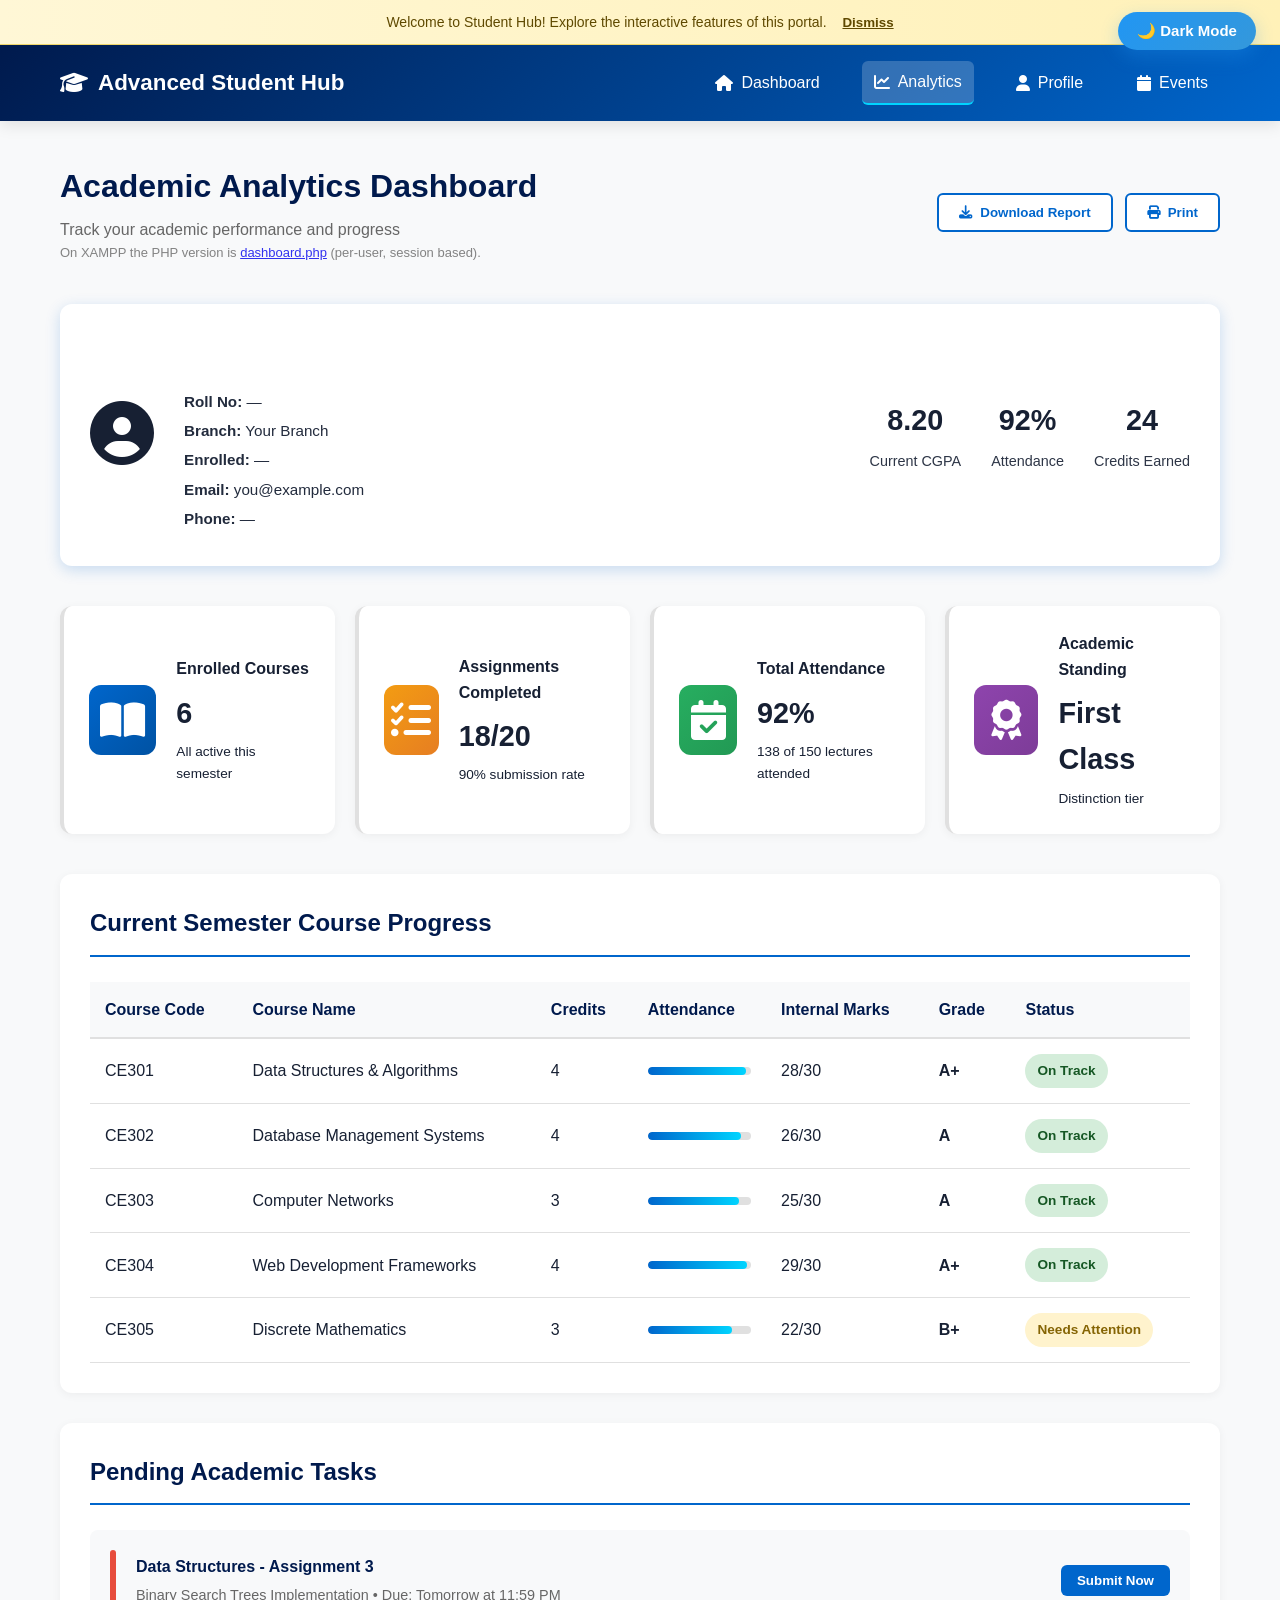
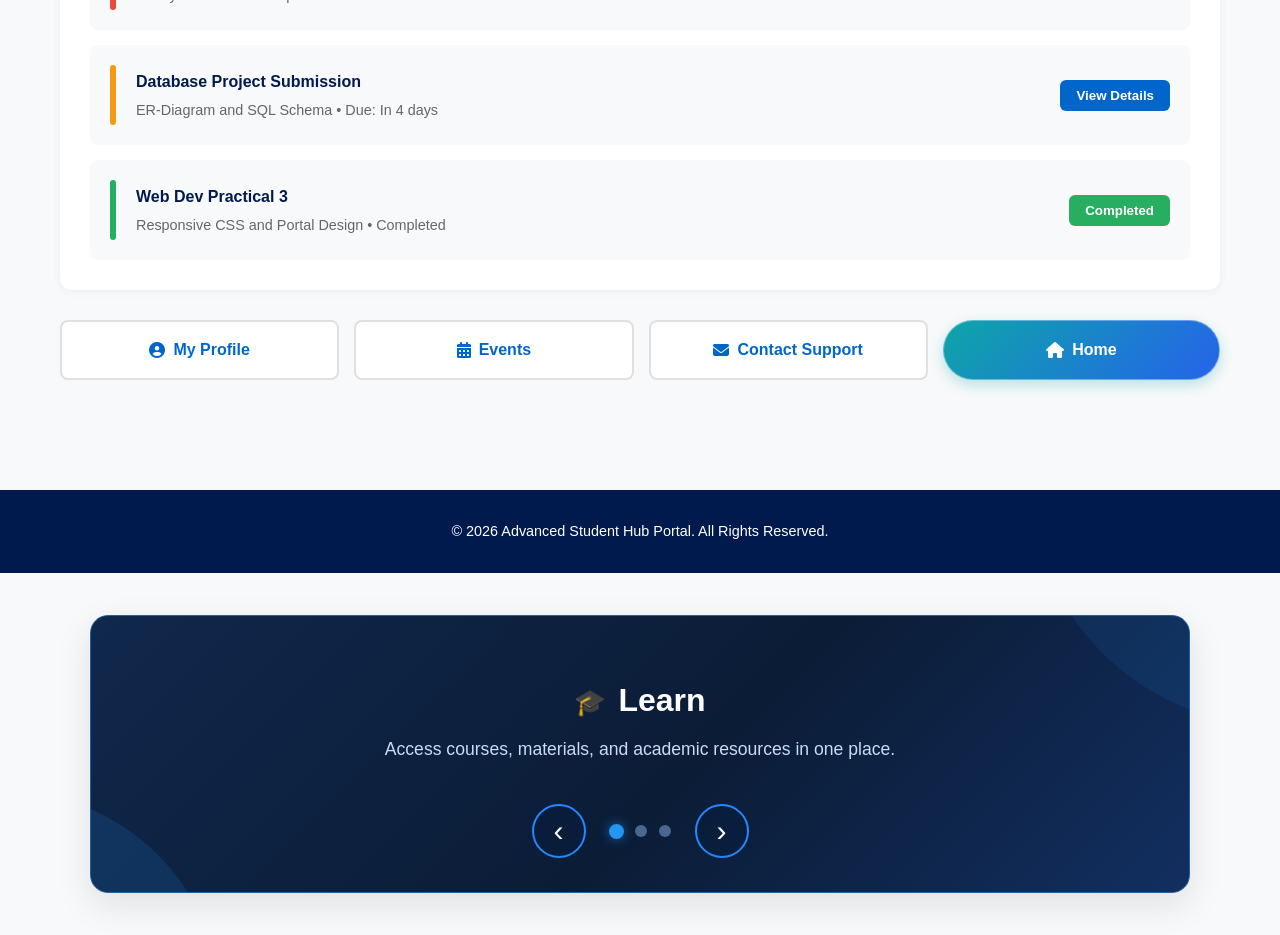
<file: PRACTICAL 7/PAGES/DASHBOARD.HTML>
<!DOCTYPE html>
<html lang="en">
<head>
    <meta charset="UTF-8">
    <meta name="viewport" content="width=device-width, initial-scale=1.0">
    <title>Advanced Student Hub - Analytics Dashboard</title>
    <link rel="stylesheet" href="../CSS/DASHBOARD.CSS">
    <link rel="stylesheet" href="https://cdnjs.cloudflare.com/ajax/libs/font-awesome/6.4.0/css/all.min.css">
    <link rel="stylesheet" href="../CSS/INTERACTIVE.CSS">
</head>
<body>
    <!-- Navigation -->
    <nav class="navbar">
        <div class="nav-container">
            <div class="navbar-brand">
                <i class="fas fa-graduation-cap"></i>
                <span>Advanced Student Hub</span>
            </div>
            <div class="nav-menu">
                <a href="../HOME.HTML" class="nav-item">
                    <i class="fas fa-home"></i> Dashboard
                </a>
                <a href="#" class="nav-item active">
                    <i class="fas fa-chart-line"></i> Analytics
                </a>
                <a href="PROFILE.HTML" class="nav-item">
                    <i class="fas fa-user"></i> Profile
                </a>
                <a href="EVENT.HTML" class="nav-item">
                    <i class="fas fa-calendar"></i> Events
                </a>
            </div>
        </div>
    </nav>

    <div class="dashboard-container">
        <!-- Header -->
        <div class="dashboard-header">
            <div class="header-content">
                <h1 data-welcome>Academic Analytics Dashboard</h1>
                <p>Track your academic performance and progress</p>
                <p style="font-size:13px;opacity:.8">On XAMPP the PHP version is <a href="dashboard.php">dashboard.php</a> (per-user, session based).</p>
            </div>
            <div class="header-actions">
                <button class="action-btn"><i class="fas fa-download"></i> Download Report</button>
                <button class="action-btn"><i class="fas fa-print"></i> Print</button>
            </div>
        </div>

        <!-- Student Info Card : filled with the REGISTERED user's own data via JS/auth.js -->
        <div class="student-card">
            <div class="student-avatar">
                <i class="fas fa-user-circle"></i>
            </div>
            <div class="student-info">
                <h2 data-user="fullname">Your Name</h2>
                <p><strong>Roll No:</strong> <span data-user="studentid">—</span></p>
                <p><strong>Branch:</strong> <span data-user="course">Your Branch</span></p>
                <p><strong>Enrolled:</strong> <span data-user="year">—</span></p>
                <p><strong>Email:</strong> <span data-user="email">you@example.com</span></p>
                <p><strong>Phone:</strong> <span data-user="phone">—</span></p>
            </div>
            <div class="student-stats">
                <div class="stat">
                    <span class="stat-value">8.20</span>
                    <span class="stat-label">Current CGPA</span>
                </div>
                <div class="stat">
                    <span class="stat-value">92%</span>
                    <span class="stat-label">Attendance</span>
                </div>
                <div class="stat">
                    <span class="stat-value">24</span>
                    <span class="stat-label">Credits Earned</span>
                </div>
            </div>
        </div>

        <!-- Metrics Grid -->
        <div class="metrics-grid">
            <div class="metric-card">
                <div class="metric-icon courses">
                    <i class="fas fa-book-open"></i>
                </div>
                <div class="metric-content">
                    <h3>Enrolled Courses</h3>
                    <p class="metric-value">6</p>
                    <p class="metric-detail">All active this semester</p>
                </div>
            </div>

            <div class="metric-card">
                <div class="metric-icon assignments">
                    <i class="fas fa-tasks"></i>
                </div>
                <div class="metric-content">
                    <h3>Assignments Completed</h3>
                    <p class="metric-value">18/20</p>
                    <p class="metric-detail">90% submission rate</p>
                </div>
            </div>

            <div class="metric-card">
                <div class="metric-icon attendance">
                    <i class="fas fa-calendar-check"></i>
                </div>
                <div class="metric-content">
                    <h3>Total Attendance</h3>
                    <p class="metric-value">92%</p>
                    <p class="metric-detail">138 of 150 lectures attended</p>
                </div>
            </div>

            <div class="metric-card">
                <div class="metric-icon grades">
                    <i class="fas fa-award"></i>
                </div>
                <div class="metric-content">
                    <h3>Academic Standing</h3>
                    <p class="metric-value">First Class</p>
                    <p class="metric-detail">Distinction tier</p>
                </div>
            </div>
        </div>

        <!-- Performance Table Section -->
        <div class="section">
            <h2>Current Semester Course Progress</h2>
            <div class="table-container">
                <table class="performance-table">
                    <thead>
                        <tr>
                            <th>Course Code</th>
                            <th>Course Name</th>
                            <th>Credits</th>
                            <th>Attendance</th>
                            <th>Internal Marks</th>
                            <th>Grade</th>
                            <th>Status</th>
                        </tr>
                    </thead>
                    <tbody>
                        <tr>
                            <td>CE301</td>
                            <td>Data Structures & Algorithms</td>
                            <td>4</td>
                            <td>
                                <div class="progress-bar">
                                    <div class="progress" style="width: 95%;"></div>
                                </div>
                            </td>
                            <td>28/30</td>
                            <td><strong>A+</strong></td>
                            <td><span class="badge success">On Track</span></td>
                        </tr>
                        <tr>
                            <td>CE302</td>
                            <td>Database Management Systems</td>
                            <td>4</td>
                            <td>
                                <div class="progress-bar">
                                    <div class="progress" style="width: 90%;"></div>
                                </div>
                            </td>
                            <td>26/30</td>
                            <td><strong>A</strong></td>
                            <td><span class="badge success">On Track</span></td>
                        </tr>
                        <tr>
                            <td>CE303</td>
                            <td>Computer Networks</td>
                            <td>3</td>
                            <td>
                                <div class="progress-bar">
                                    <div class="progress" style="width: 88%;"></div>
                                </div>
                            </td>
                            <td>25/30</td>
                            <td><strong>A</strong></td>
                            <td><span class="badge success">On Track</span></td>
                        </tr>
                        <tr>
                            <td>CE304</td>
                            <td>Web Development Frameworks</td>
                            <td>4</td>
                            <td>
                                <div class="progress-bar">
                                    <div class="progress" style="width: 96%;"></div>
                                </div>
                            </td>
                            <td>29/30</td>
                            <td><strong>A+</strong></td>
                            <td><span class="badge success">On Track</span></td>
                        </tr>
                        <tr>
                            <td>CE305</td>
                            <td>Discrete Mathematics</td>
                            <td>3</td>
                            <td>
                                <div class="progress-bar">
                                    <div class="progress" style="width: 82%;"></div>
                                </div>
                            </td>
                            <td>22/30</td>
                            <td><strong>B+</strong></td>
                            <td><span class="badge warning">Needs Attention</span></td>
                        </tr>
                    </tbody>
                </table>
            </div>
        </div>

        <!-- Tasks Section -->
        <div class="section">
            <h2>Pending Academic Tasks</h2>
            <div class="tasks-list">
                <div class="task-item">
                    <div class="task-indicator high"></div>
                    <div class="task-content">
                        <h4>Data Structures - Assignment 3</h4>
                        <p>Binary Search Trees Implementation • Due: Tomorrow at 11:59 PM</p>
                    </div>
                    <button class="task-btn">Submit Now</button>
                </div>

                <div class="task-item">
                    <div class="task-indicator medium"></div>
                    <div class="task-content">
                        <h4>Database Project Submission</h4>
                        <p>ER-Diagram and SQL Schema • Due: In 4 days</p>
                    </div>
                    <button class="task-btn">View Details</button>
                </div>

                <div class="task-item">
                    <div class="task-indicator low"></div>
                    <div class="task-content">
                        <h4>Web Dev Practical 3</h4>
                        <p>Responsive CSS and Portal Design • Completed</p>
                    </div>
                    <button class="task-btn" style="background: var(--success-color);">Completed</button>
                </div>
            </div>
        </div>

        <!-- Quick Links -->
        <div class="quick-links">
            <a href="PROFILE.HTML" class="link-btn">
                <i class="fas fa-user-circle"></i> My Profile
            </a>
            <a href="EVENT.HTML" class="link-btn">
                <i class="fas fa-calendar-alt"></i> Events
            </a>
            <a href="CONTACT.HTML" class="link-btn">
                <i class="fas fa-envelope"></i> Contact Support
            </a>
            <a href="../HOME.HTML" class="link-btn home-link">
                <i class="fas fa-home"></i> Home
            </a>
        </div>
    </div>

    <footer>
        <p>&copy; 2026 Advanced Student Hub Portal. All Rights Reserved.</p>
    </footer>

    <script src="../JS/auth.js"></script>
    <script src="../JS/SCRIPT.JS"></script>
</body>
</html>
</file>
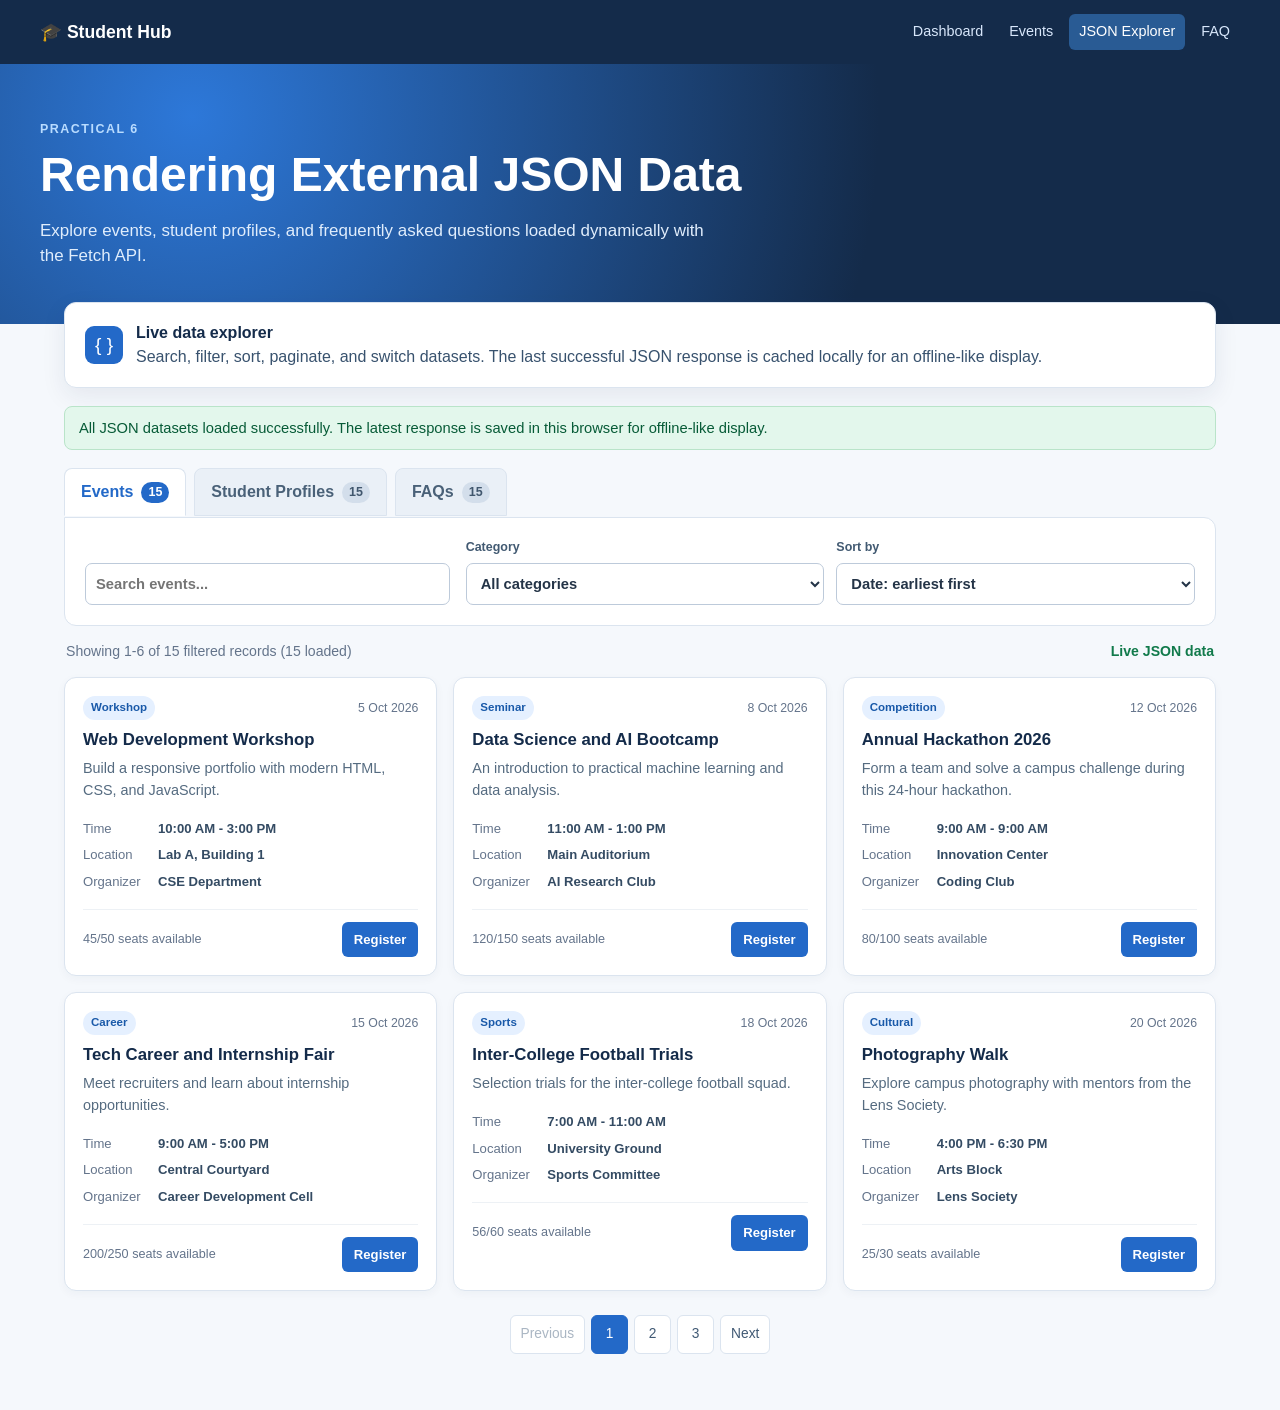
<file: PRACTICAL 7/PAGES/DATA-EXPLORER.HTML>
<!DOCTYPE html>
<html lang="en">
<head>
    <meta charset="UTF-8">
    <meta name="viewport" content="width=device-width, initial-scale=1.0">
    <meta name="description" content="Student Hub JSON data explorer with fetch, search, filter, sorting and pagination.">
    <title>JSON Data Explorer | Student Hub</title>
    <link rel="stylesheet" href="../CSS/DATA-EXPLORER.CSS">
</head>
<body class="data-explorer-page">
    <nav class="navbar" aria-label="Main navigation">
        <div class="nav-container">
            <a class="navbar-brand" href="../INDEX.HTML">🎓 Student Hub</a>
            <div class="nav-menu">
                <a class="nav-item" href="../HOME.HTML">Dashboard</a>
                <a class="nav-item" href="EVENT.HTML">Events</a>
                <a class="nav-item active" href="DATA-EXPLORER.HTML" aria-current="page">JSON Explorer</a>
                <a class="nav-item" href="FAQ.HTML">FAQ</a>
            </div>
        </div>
    </nav>

    <header class="explorer-hero">
        <div class="explorer-hero__inner">
            <p class="eyebrow">Practical 6</p>
            <h1>Rendering External JSON Data</h1>
            <p>Explore events, student profiles, and frequently asked questions loaded dynamically with the Fetch API.</p>
        </div>
    </header>

    <main class="explorer-shell">
        <section class="implementation-note" aria-label="Implementation summary">
            <span class="implementation-note__icon" aria-hidden="true">{ }</span>
            <div><strong>Live data explorer</strong><br>Search, filter, sort, paginate, and switch datasets. The last successful JSON response is cached locally for an offline-like display.</div>
        </section>
        <div id="statusRegion" aria-live="polite"></div>
        <section id="dataExplorer" aria-label="JSON data explorer"></section>
    </main>

    <script type="module" src="../JS/data-explorer.js"></script>
</body>
</html>
</file>
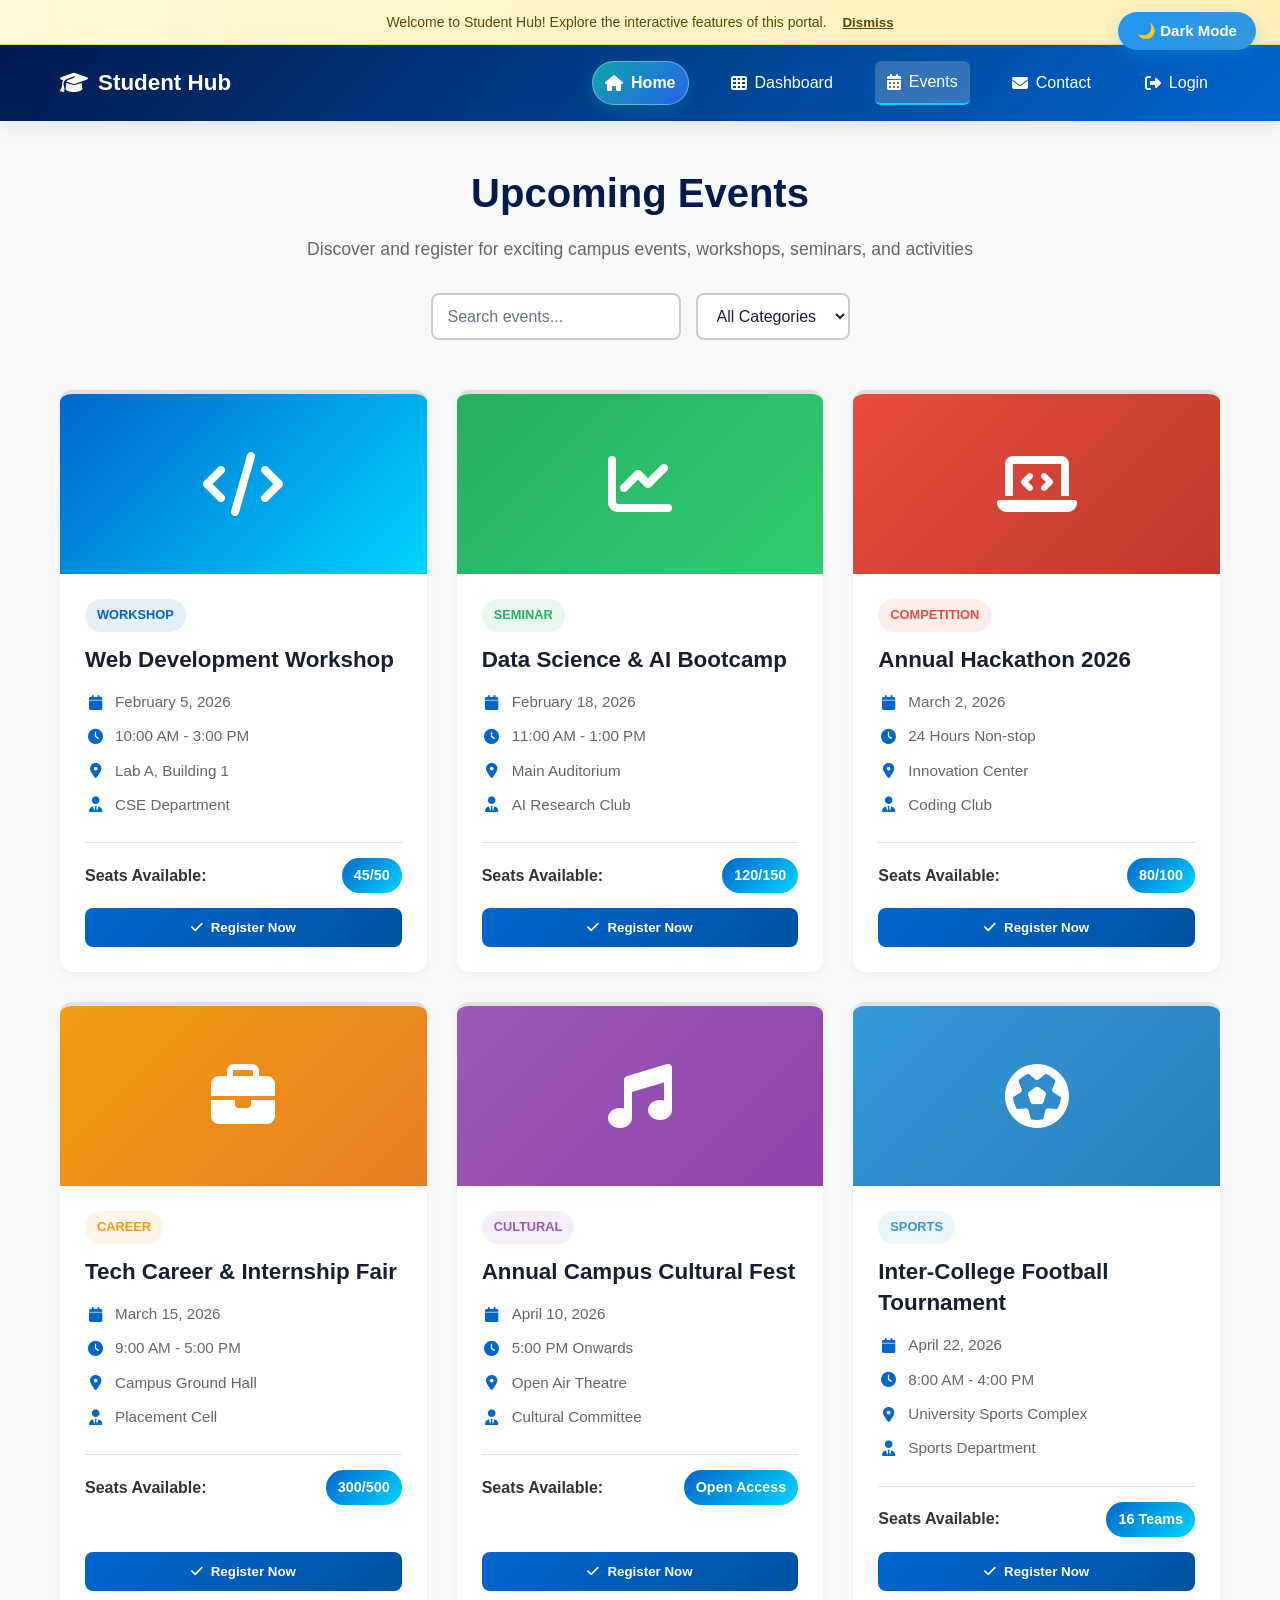
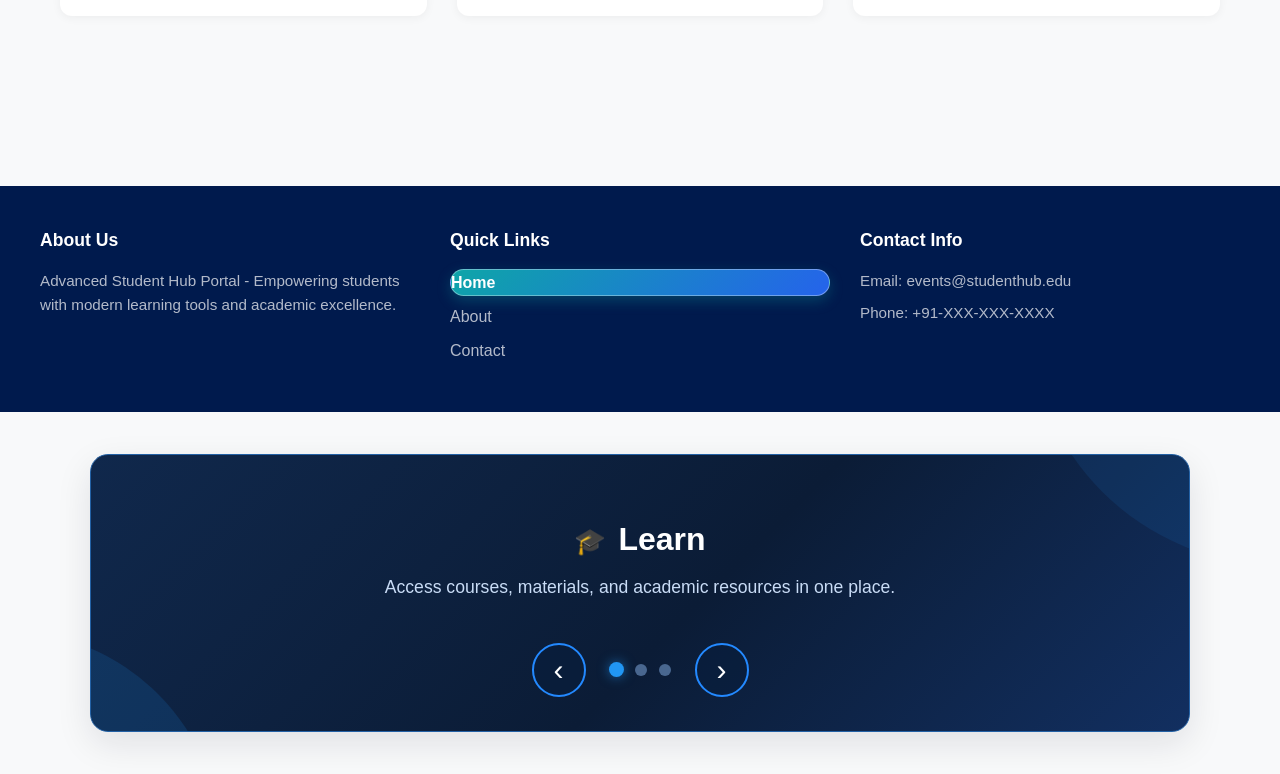
<file: PRACTICAL 7/PAGES/EVENT.HTML>
<!DOCTYPE html>
<html lang="en">
<head>
    <meta charset="UTF-8">
    <meta name="viewport" content="width=device-width, initial-scale=1.0">
    <title>Events - Advanced Student Hub Portal</title>
    <link rel="stylesheet" href="https://cdnjs.cloudflare.com/ajax/libs/font-awesome/6.4.0/css/all.min.css">
    <link rel="stylesheet" href="../CSS/EVENT.CSS">
    <link rel="stylesheet" href="../CSS/INTERACTIVE.CSS">
</head>
<body>
    <!-- Navigation Bar -->
    <nav class="navbar">
        <div class="nav-container">
            <div class="navbar-brand">
                <i class="fas fa-graduation-cap"></i>
                <span>Student Hub</span>
            </div>
            <div class="nav-menu">
                <a href="../INDEX.HTML" class="nav-item home-link">
                    <i class="fas fa-home"></i> Home
                </a>
                <a href="../HOME.HTML" class="nav-item">
                    <i class="fas fa-th"></i> Dashboard
                </a>
                <a href="EVENT.HTML" class="nav-item active">
                    <i class="fas fa-calendar-alt"></i> Events
                </a>
                <a href="CONTACT.HTML" class="nav-item">
                    <i class="fas fa-envelope"></i> Contact
                </a>
                <a href="LOGIN.HTML" class="nav-item">
                    <i class="fas fa-sign-out-alt"></i> Login
                </a>
            </div>
        </div>
    </nav>

    <!-- Events Container -->
    <div class="events-container">
        <!-- Header Section -->
        <section class="events-header">
            <h1>Upcoming Events</h1>
            <p>Discover and register for exciting campus events, workshops, seminars, and activities</p>
            <div class="filter-bar">
                <input type="text" placeholder="Search events..." class="search-input">
                <select class="category-filter">
                    <option value="">All Categories</option>
                    <option value="workshop">Workshops</option>
                    <option value="seminar">Seminars</option>
                    <option value="sports">Sports</option>
                    <option value="cultural">Cultural</option>
                    <option value="career">Career</option>
                </select>
            </div>
        </section>

        <!-- Events Grid -->
        <section class="events-grid">
            <!-- Event 1 -->
            <div class="event-card">
                <div class="event-image">
                    <i class="fas fa-code"></i>
                </div>
                <div class="event-content">
                    <span class="event-category workshop">Workshop</span>
                    <h3>Web Development Workshop</h3>
                    <div class="event-detail">
                        <i class="fas fa-calendar"></i>
                        <span>February 5, 2026</span>
                    </div>
                    <div class="event-detail">
                        <i class="fas fa-clock"></i>
                        <span>10:00 AM - 3:00 PM</span>
                    </div>
                    <div class="event-detail">
                        <i class="fas fa-map-marker-alt"></i>
                        <span>Lab A, Building 1</span>
                    </div>
                    <div class="event-detail">
                        <i class="fas fa-user-tie"></i>
                        <span>CSE Department</span>
                    </div>
                    <div class="event-capacity">
                        <span class="capacity-text">Seats Available:</span>
                        <span class="capacity-number">45/50</span>
                    </div>
                    <button class="btn-register">
                        <i class="fas fa-check"></i> Register Now
                    </button>
                </div>
            </div>

            <!-- Event 2 -->
            <div class="event-card">
                <div class="event-image data-science">
                    <i class="fas fa-chart-line"></i>
                </div>
                <div class="event-content">
                    <span class="event-category seminar">Seminar</span>
                    <h3>Data Science & AI Bootcamp</h3>
                    <div class="event-detail">
                        <i class="fas fa-calendar"></i>
                        <span>February 18, 2026</span>
                    </div>
                    <div class="event-detail">
                        <i class="fas fa-clock"></i>
                        <span>11:00 AM - 1:00 PM</span>
                    </div>
                    <div class="event-detail">
                        <i class="fas fa-map-marker-alt"></i>
                        <span>Main Auditorium</span>
                    </div>
                    <div class="event-detail">
                        <i class="fas fa-user-tie"></i>
                        <span>AI Research Club</span>
                    </div>
                    <div class="event-capacity">
                        <span class="capacity-text">Seats Available:</span>
                        <span class="capacity-number">120/150</span>
                    </div>
                    <button class="btn-register">
                        <i class="fas fa-check"></i> Register Now
                    </button>
                </div>
            </div>

            <!-- Event 3 -->
            <div class="event-card">
                <div class="event-image competition">
                    <i class="fas fa-laptop-code"></i>
                </div>
                <div class="event-content">
                    <span class="event-category academic">Competition</span>
                    <h3>Annual Hackathon 2026</h3>
                    <div class="event-detail">
                        <i class="fas fa-calendar"></i>
                        <span>March 2, 2026</span>
                    </div>
                    <div class="event-detail">
                        <i class="fas fa-clock"></i>
                        <span>24 Hours Non-stop</span>
                    </div>
                    <div class="event-detail">
                        <i class="fas fa-map-marker-alt"></i>
                        <span>Innovation Center</span>
                    </div>
                    <div class="event-detail">
                        <i class="fas fa-user-tie"></i>
                        <span>Coding Club</span>
                    </div>
                    <div class="event-capacity">
                        <span class="capacity-text">Seats Available:</span>
                        <span class="capacity-number">80/100</span>
                    </div>
                    <button class="btn-register">
                        <i class="fas fa-check"></i> Register Now
                    </button>
                </div>
            </div>

            <!-- Event 4 -->
            <div class="event-card">
                <div class="event-image career">
                    <i class="fas fa-briefcase"></i>
                </div>
                <div class="event-content">
                    <span class="event-category career">Career</span>
                    <h3>Tech Career & Internship Fair</h3>
                    <div class="event-detail">
                        <i class="fas fa-calendar"></i>
                        <span>March 15, 2026</span>
                    </div>
                    <div class="event-detail">
                        <i class="fas fa-clock"></i>
                        <span>9:00 AM - 5:00 PM</span>
                    </div>
                    <div class="event-detail">
                        <i class="fas fa-map-marker-alt"></i>
                        <span>Campus Ground Hall</span>
                    </div>
                    <div class="event-detail">
                        <i class="fas fa-user-tie"></i>
                        <span>Placement Cell</span>
                    </div>
                    <div class="event-capacity">
                        <span class="capacity-text">Seats Available:</span>
                        <span class="capacity-number">300/500</span>
                    </div>
                    <button class="btn-register">
                        <i class="fas fa-check"></i> Register Now
                    </button>
                </div>
            </div>

            <!-- Event 5 -->
            <div class="event-card">
                <div class="event-image cultural">
                    <i class="fas fa-music"></i>
                </div>
                <div class="event-content">
                    <span class="event-category cultural">Cultural</span>
                    <h3>Annual Campus Cultural Fest</h3>
                    <div class="event-detail">
                        <i class="fas fa-calendar"></i>
                        <span>April 10, 2026</span>
                    </div>
                    <div class="event-detail">
                        <i class="fas fa-clock"></i>
                        <span>5:00 PM Onwards</span>
                    </div>
                    <div class="event-detail">
                        <i class="fas fa-map-marker-alt"></i>
                        <span>Open Air Theatre</span>
                    </div>
                    <div class="event-detail">
                        <i class="fas fa-user-tie"></i>
                        <span>Cultural Committee</span>
                    </div>
                    <div class="event-capacity">
                        <span class="capacity-text">Seats Available:</span>
                        <span class="capacity-number">Open Access</span>
                    </div>
                    <button class="btn-register">
                        <i class="fas fa-check"></i> Register Now
                    </button>
                </div>
            </div>

            <!-- Event 6 -->
            <div class="event-card">
                <div class="event-image sports">
                    <i class="fas fa-futbol"></i>
                </div>
                <div class="event-content">
                    <span class="event-category sports">Sports</span>
                    <h3>Inter-College Football Tournament</h3>
                    <div class="event-detail">
                        <i class="fas fa-calendar"></i>
                        <span>April 22, 2026</span>
                    </div>
                    <div class="event-detail">
                        <i class="fas fa-clock"></i>
                        <span>8:00 AM - 4:00 PM</span>
                    </div>
                    <div class="event-detail">
                        <i class="fas fa-map-marker-alt"></i>
                        <span>University Sports Complex</span>
                    </div>
                    <div class="event-detail">
                        <i class="fas fa-user-tie"></i>
                        <span>Sports Department</span>
                    </div>
                    <div class="event-capacity">
                        <span class="capacity-text">Seats Available:</span>
                        <span class="capacity-number">16 Teams</span>
                    </div>
                    <button class="btn-register">
                        <i class="fas fa-check"></i> Register Now
                    </button>
                </div>
            </div>
        </section>
    </div>

    <!-- Footer -->
    <footer>
        <div class="footer-content">
            <div class="footer-section">
                <h4>About Us</h4>
                <p>Advanced Student Hub Portal - Empowering students with modern learning tools and academic excellence.</p>
            </div>
            <div class="footer-section">
                <h4>Quick Links</h4>
                <ul>
                    <li><a class="home-link" href="../INDEX.HTML">Home</a></li>
                    <li><a href="ABOUT.HTML">About</a></li>
                    <li><a href="CONTACT.HTML">Contact</a></li>
                </ul>
            </div>
            <div class="footer-section">
                <h4>Contact Info</h4>
                <p>Email: events@studenthub.edu</p>
                <p>Phone: +91-XXX-XXX-XXXX</p>
            </div>
        </div>
    </footer>

    <script src="../JS/SCRIPT.JS"></script>
</body>
</html>
</file>
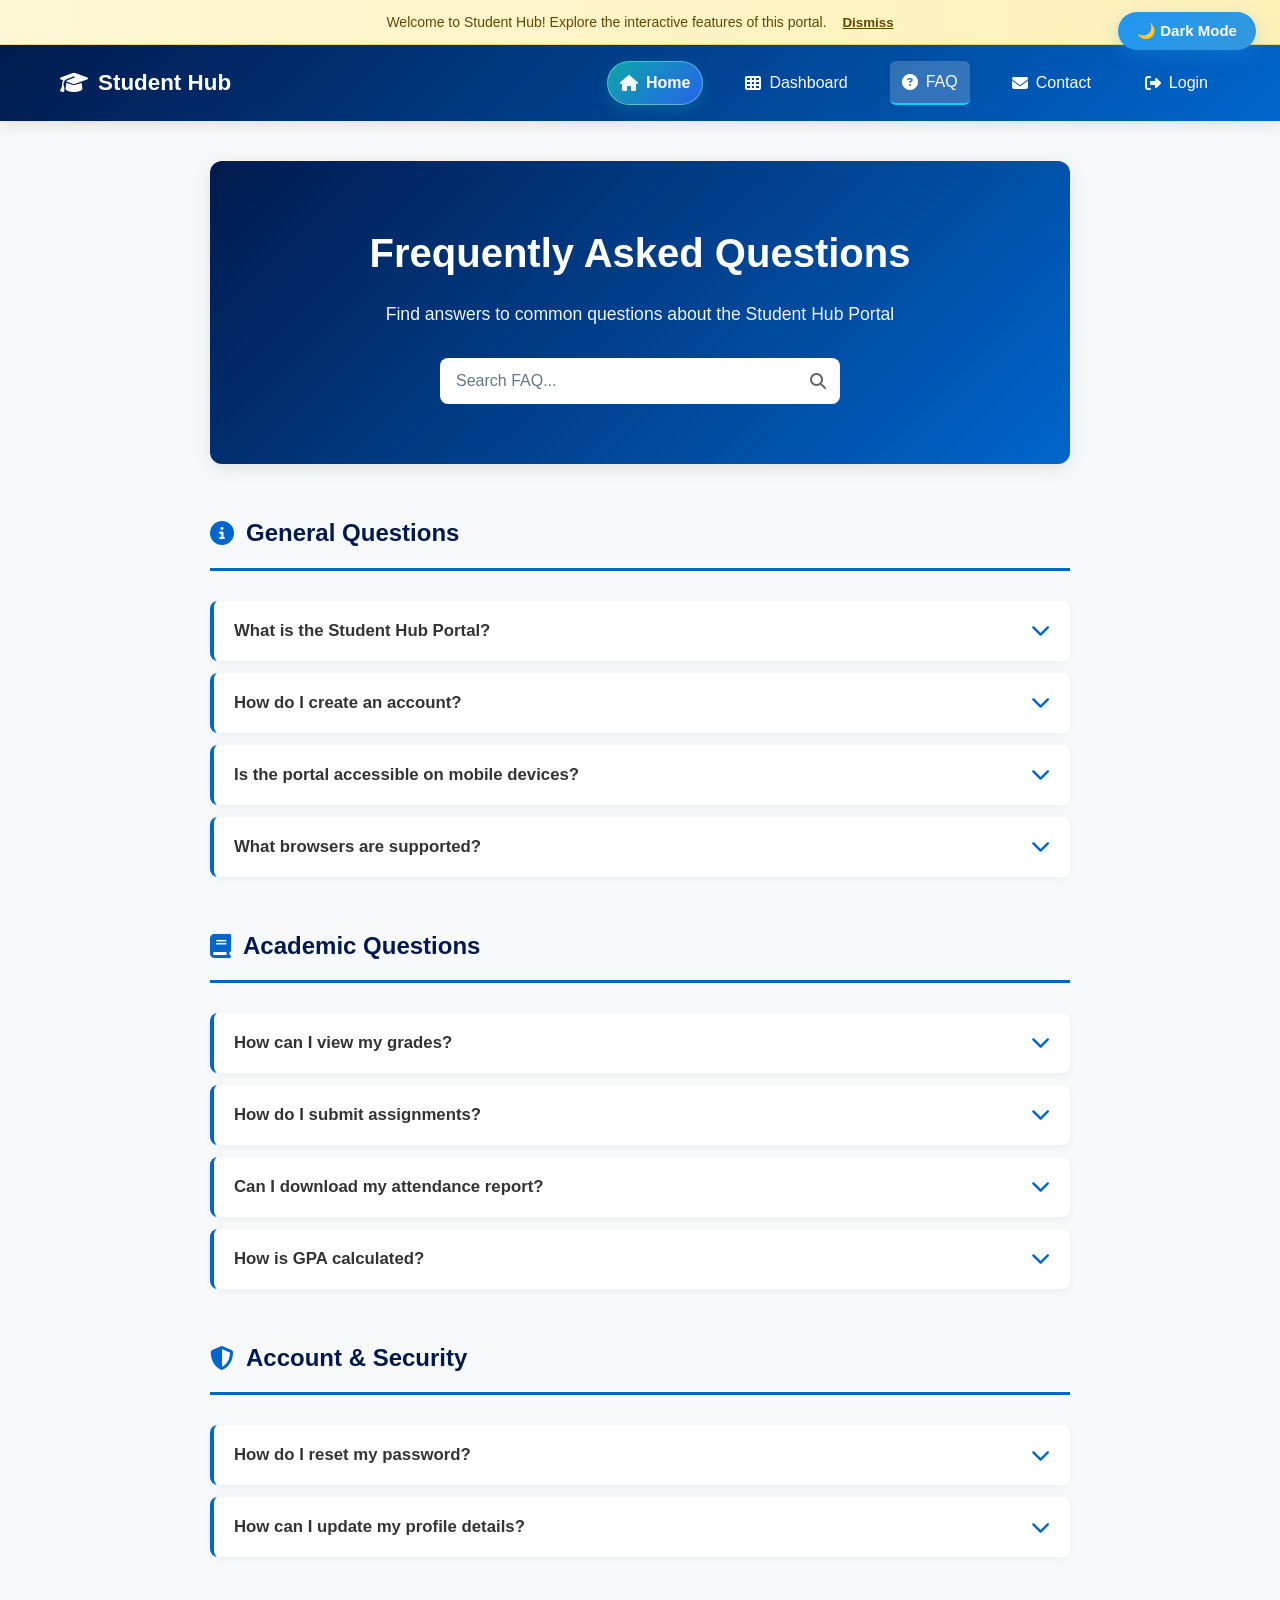
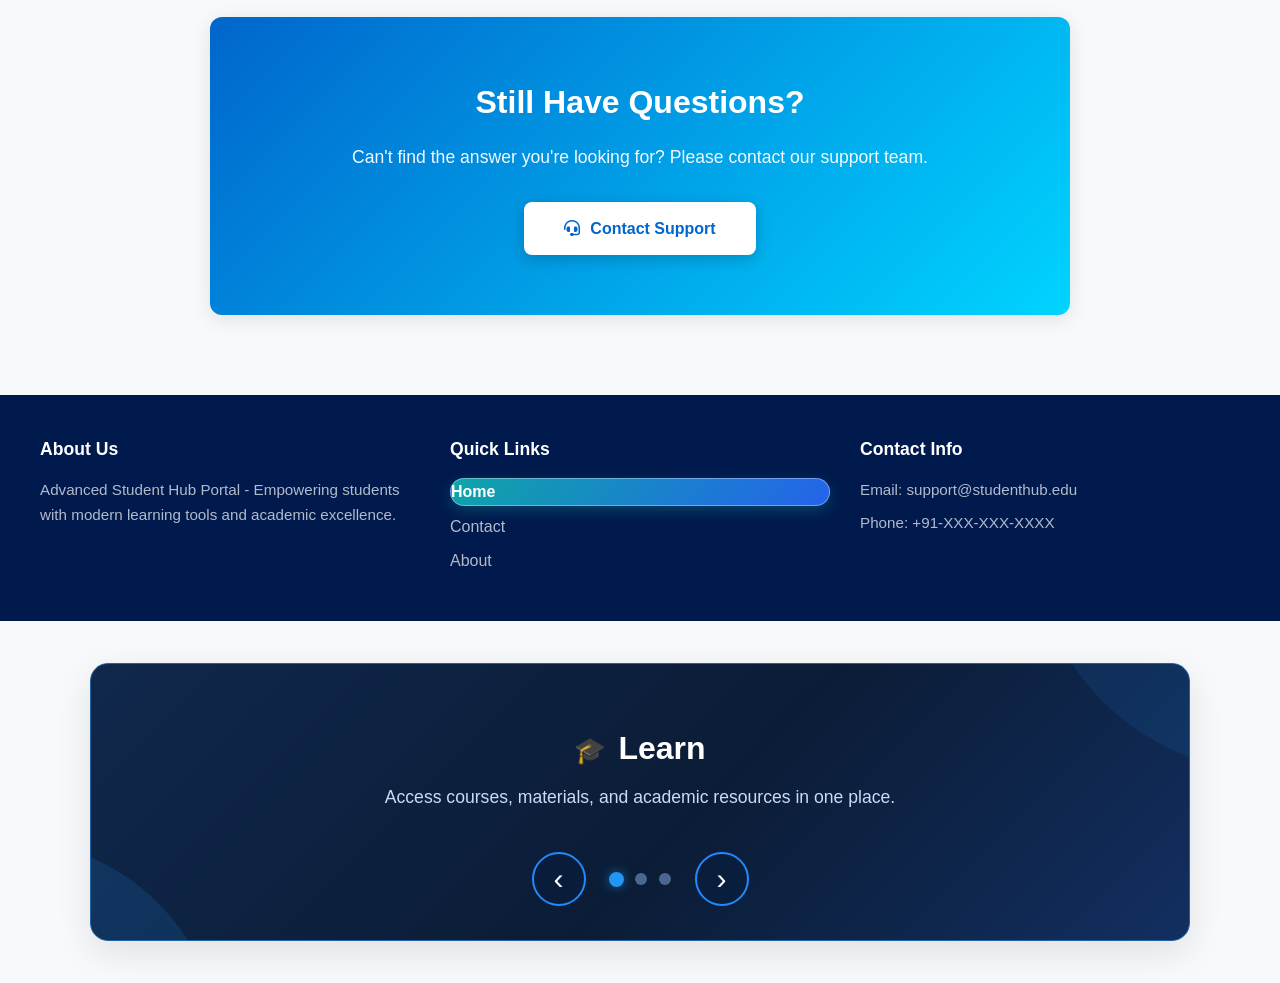
<file: PRACTICAL 7/PAGES/FAQ.HTML>
<!DOCTYPE html>
<html lang="en">
<head>
    <meta charset="UTF-8">
    <meta name="viewport" content="width=device-width, initial-scale=1.0">
    <title>FAQ - Advanced Student Hub Portal</title>
    <link rel="stylesheet" href="https://cdnjs.cloudflare.com/ajax/libs/font-awesome/6.4.0/css/all.min.css">
    <link rel="stylesheet" href="../CSS/FAQ.CSS">
    <link rel="stylesheet" href="../CSS/INTERACTIVE.CSS">
</head>
<body>
    <!-- Navigation Bar -->
    <nav class="navbar">
        <div class="nav-container">
            <div class="navbar-brand">
                <i class="fas fa-graduation-cap"></i>
                <span>Student Hub</span>
            </div>
            <div class="nav-menu">
                <a href="../INDEX.HTML" class="nav-item home-link">
                    <i class="fas fa-home"></i> Home
                </a>
                <a href="../HOME.HTML" class="nav-item">
                    <i class="fas fa-th"></i> Dashboard
                </a>
                <a href="FAQ.HTML" class="nav-item active">
                    <i class="fas fa-question-circle"></i> FAQ
                </a>
                <a href="CONTACT.HTML" class="nav-item">
                    <i class="fas fa-envelope"></i> Contact
                </a>
                <a href="LOGIN.HTML" class="nav-item">
                    <i class="fas fa-sign-out-alt"></i> Login
                </a>
            </div>
        </div>
    </nav>

    <!-- FAQ Container -->
    <div class="faq-container">
        <!-- Hero Section -->
        <section class="faq-hero">
            <h1>Frequently Asked Questions</h1>
            <p>Find answers to common questions about the Student Hub Portal</p>
            <div class="search-box">
                <input type="text" id="faqSearch" placeholder="Search FAQ..." class="search-input">
                <i class="fas fa-search"></i>
            </div>
        </section>

        <!-- FAQ Categories and Content -->
        <section class="faq-content">
            <!-- General Questions -->
            <div class="faq-category">
                <h2 class="category-title">
                    <i class="fas fa-info-circle"></i> General Questions
                </h2>
                
                <div class="faq-accordion">
                    <div class="faq-item">
                        <button class="faq-question" onclick="toggleFAQ(this)">
                            <span>What is the Student Hub Portal?</span>
                            <i class="fas fa-chevron-down"></i>
                        </button>
                        <div class="faq-answer">
                            <p>The Student Hub Portal is a comprehensive digital platform designed to streamline academic and administrative processes for students. It provides a centralized location for course management, grade tracking, attendance monitoring, event registration, and communication with the institution.</p>
                        </div>
                    </div>

                    <div class="faq-item">
                        <button class="faq-question" onclick="toggleFAQ(this)">
                            <span>How do I create an account?</span>
                            <i class="fas fa-chevron-down"></i>
                        </button>
                        <div class="faq-answer">
                            <p>To create an account, click on the 'Register' button on the login page. Fill in your personal information, set a strong password, and complete the verification process. You'll receive a confirmation email to activate your account.</p>
                        </div>
                    </div>

                    <div class="faq-item">
                        <button class="faq-question" onclick="toggleFAQ(this)">
                            <span>Is the portal accessible on mobile devices?</span>
                            <i class="fas fa-chevron-down"></i>
                        </button>
                        <div class="faq-answer">
                            <p>Yes, the Student Hub Portal is fully responsive and optimized for mobile devices. You can access it on smartphones, tablets, and desktop computers. Simply open your web browser and navigate to the portal URL.</p>
                        </div>
                    </div>

                    <div class="faq-item">
                        <button class="faq-question" onclick="toggleFAQ(this)">
                            <span>What browsers are supported?</span>
                            <i class="fas fa-chevron-down"></i>
                        </button>
                        <div class="faq-answer">
                            <p>The portal supports all modern browsers including Chrome, Firefox, Safari, and Edge. For the best experience, please ensure your browser is updated to the latest version.</p>
                        </div>
                    </div>
                </div>
            </div>

            <!-- Academic Questions -->
            <div class="faq-category">
                <h2 class="category-title">
                    <i class="fas fa-book"></i> Academic Questions
                </h2>
                
                <div class="faq-accordion">
                    <div class="faq-item">
                        <button class="faq-question" onclick="toggleFAQ(this)">
                            <span>How can I view my grades?</span>
                            <i class="fas fa-chevron-down"></i>
                        </button>
                        <div class="faq-answer">
                            <p>Log in to your account and navigate to the Dashboard. You'll see your grades for all enrolled courses. You can also view detailed breakdowns of assignments, exams, and your current CGPA.</p>
                        </div>
                    </div>

                    <div class="faq-item">
                        <button class="faq-question" onclick="toggleFAQ(this)">
                            <span>How do I submit assignments?</span>
                            <i class="fas fa-chevron-down"></i>
                        </button>
                        <div class="faq-answer">
                            <p>Go to the Course section in your Dashboard, select the specific course, and find the Assignments tab. Click on the assignment you want to submit and upload your file before the deadline. Remember to save your submission.</p>
                        </div>
                    </div>

                    <div class="faq-item">
                        <button class="faq-question" onclick="toggleFAQ(this)">
                            <span>Can I download my attendance report?</span>
                            <i class="fas fa-chevron-down"></i>
                        </button>
                        <div class="faq-answer">
                            <p>Yes, you can download your attendance report from the Attendance section in your Dashboard. The report can be exported as a PDF or Excel file with detailed daily records.</p>
                        </div>
                    </div>

                    <div class="faq-item">
                        <button class="faq-question" onclick="toggleFAQ(this)">
                            <span>How is GPA calculated?</span>
                            <i class="fas fa-chevron-down"></i>
                        </button>
                        <div class="faq-answer">
                            <p>GPA is calculated based on course credits and grade points earned in each course. The system automatically computes your Semester GPA (SGPA) and Cumulative GPA (CGPA) according to the institutional grading policy.</p>
                        </div>
                    </div>
                </div>
            </div>

            <!-- Account & Security Questions -->
            <div class="faq-category">
                <h2 class="category-title">
                    <i class="fas fa-shield-alt"></i> Account & Security
                </h2>
                
                <div class="faq-accordion">
                    <div class="faq-item">
                        <button class="faq-question" onclick="toggleFAQ(this)">
                            <span>How do I reset my password?</span>
                            <i class="fas fa-chevron-down"></i>
                        </button>
                        <div class="faq-answer">
                            <p>Click on the 'Forgot Password?' link on the Login page. Enter your registered email address, and we will send you a password reset link to create a new credential.</p>
                        </div>
                    </div>

                    <div class="faq-item">
                        <button class="faq-question" onclick="toggleFAQ(this)">
                            <span>How can I update my profile details?</span>
                            <i class="fas fa-chevron-down"></i>
                        </button>
                        <div class="faq-answer">
                            <p>Navigate to the Profile page from the top navigation menu. Click on 'Edit Profile' to modify your contact information, address, and profile photo.</p>
                        </div>
                    </div>
                </div>
            </div>
        </section>

        <!-- Quick Contact -->
        <section class="quick-contact">
            <h2>Still Have Questions?</h2>
            <p>Can't find the answer you're looking for? Please contact our support team.</p>
            <a href="CONTACT.HTML" class="btn-contact">
                <i class="fas fa-headset"></i> Contact Support
            </a>
        </section>
    </div>

    <!-- Footer -->
    <footer>
        <div class="footer-content">
            <div class="footer-section">
                <h4>About Us</h4>
                <p>Advanced Student Hub Portal - Empowering students with modern learning tools and academic excellence.</p>
            </div>
            <div class="footer-section">
                <h4>Quick Links</h4>
                <ul>
                    <li><a class="home-link" href="../INDEX.HTML">Home</a></li>
                    <li><a href="CONTACT.HTML">Contact</a></li>
                    <li><a href="ABOUT.HTML">About</a></li>
                </ul>
            </div>
            <div class="footer-section">
                <h4>Contact Info</h4>
                <p>Email: support@studenthub.edu</p>
                <p>Phone: +91-XXX-XXX-XXXX</p>
            </div>
        </div>
    </footer>

    <script src="../JS/SCRIPT.JS"></script>
</body>
</html>
</file>
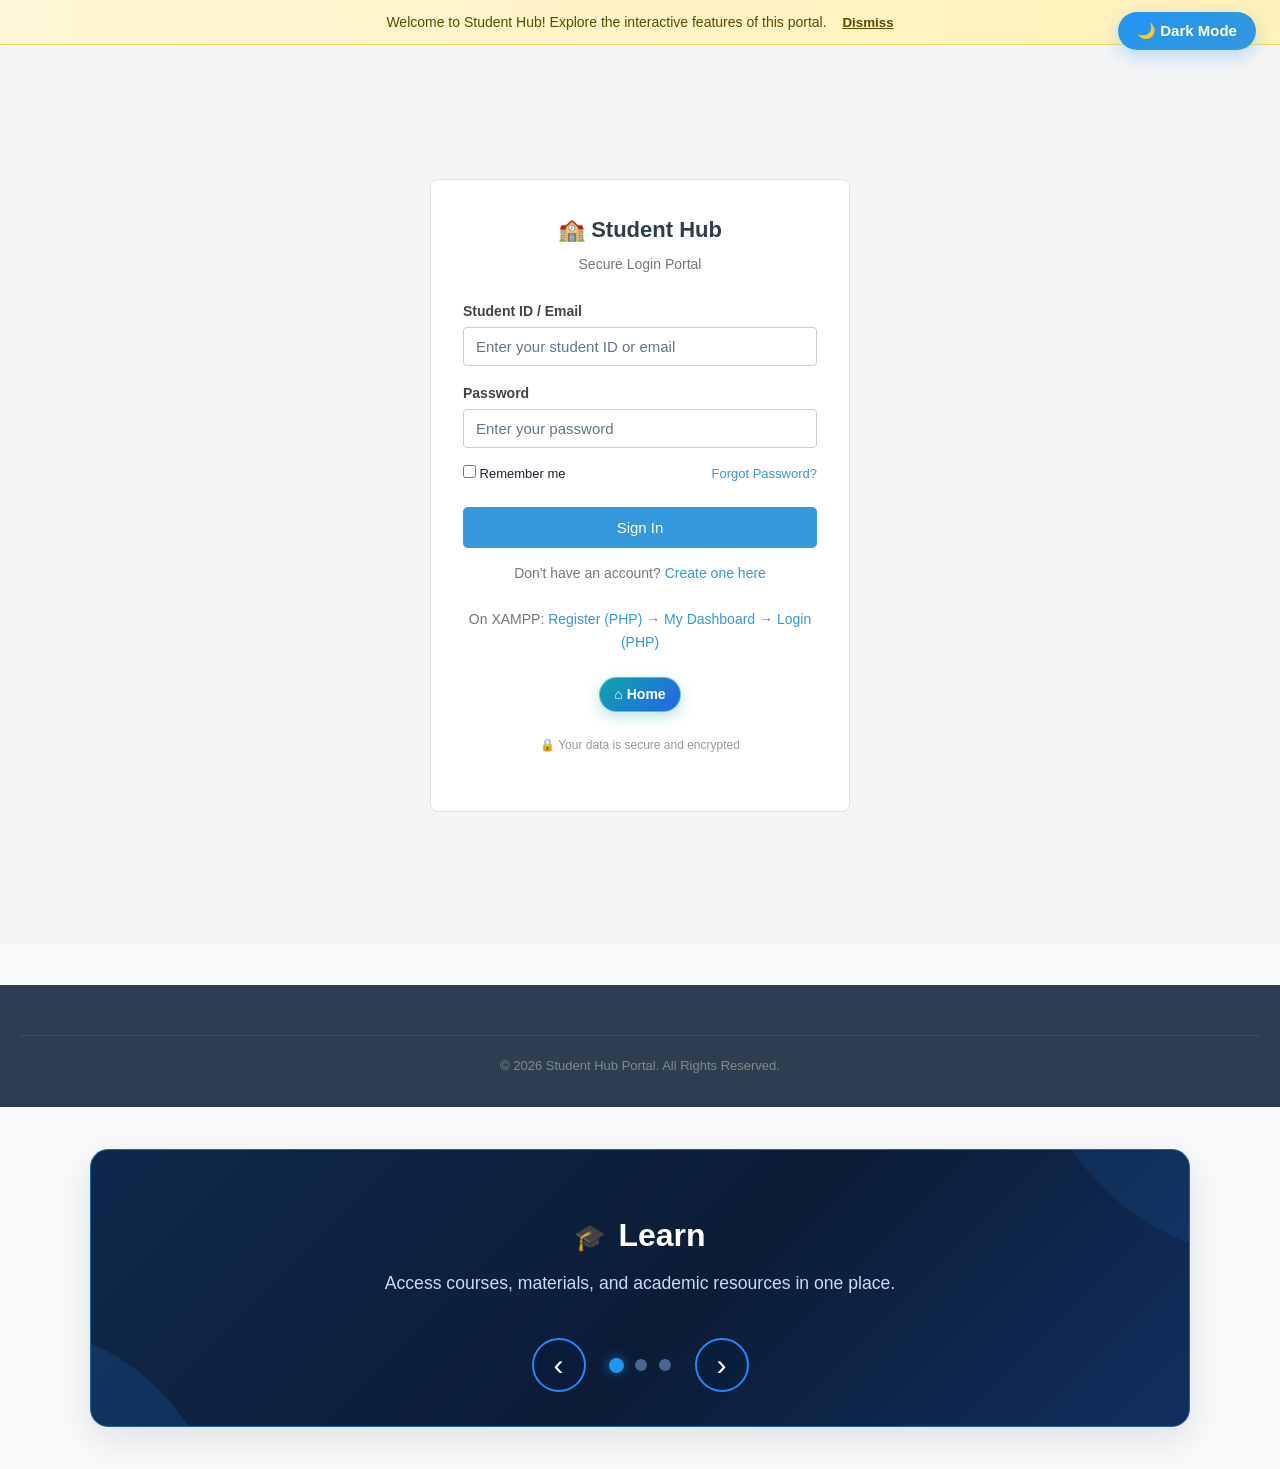
<file: PRACTICAL 7/PAGES/LOGIN.HTML>
<!DOCTYPE html>
<html lang="en">
<head>
    <meta charset="UTF-8">
    <meta name="viewport" content="width=device-width, initial-scale=1.0">
    <title>Student Hub - Login</title>
    <!-- Link to shared CSS -->
    <link rel="stylesheet" href="../CSS/style.css">
    <link rel="stylesheet" href="../CSS/INTERACTIVE.CSS">
</head>
<body>

    <!-- ==================== LOGIN PAGE ====================
         This page uses .auth-wrapper to vertically center
         the login box on screen.
         .auth-box = white box with the form inside
    ======================================================== -->

    <div class="auth-wrapper">
        <div class="auth-box">

            <!-- Header of the login box -->
            <h2>&#127979; Student Hub</h2>
            <p>Secure Login Portal</p>

            <!-- LOGIN FORM
                 Static demo: goes to YOUR dashboard (JS/auth.js fills it).
                 On XAMPP use login.php (verifies password + session). -->
            <form action="DASHBOARD.HTML" method="GET">

                <!-- Username input -->
                <div class="form-group">
                    <label for="username">Student ID / Email</label>
                    <input
                        type="text"
                        id="username"
                        name="username"
                        placeholder="Enter your student ID or email"
                        required
                    >
                </div>

                <!-- Password input -->
                <div class="form-group">
                    <label for="password">Password</label>
                    <input
                        type="password"
                        id="password"
                        name="password"
                        placeholder="Enter your password"
                        required
                    >
                </div>

                <!-- Remember Me and Forgot Password -->
                <div style="display: flex; justify-content: space-between; font-size: 13px; margin-bottom: 12px;">
                    <label>
                        <input type="checkbox" name="remember"> Remember me
                    </label>
                    <a href="#" style="color: #3498db; text-decoration: none;">Forgot Password?</a>
                </div>

                <!-- Submit button -->
                <button type="submit" class="btn btn-primary" style="width: 100%;">Sign In</button>

            </form>

            <!-- Footer links below the form -->
            <div class="auth-footer">
                <p>Don't have an account? <a href="REGISTER.HTML">Create one here</a></p>
                <p>On XAMPP: <a href="register.php">Register (PHP)</a> &rarr; <a href="dashboard.php">My Dashboard</a> &rarr; <a href="login.php">Login (PHP)</a></p>
                <p><a class="home-link" href="../INDEX.HTML"><span aria-hidden="true">⌂</span> Home</a></p>
            </div>

            <!-- Security note -->
            <p style="text-align: center; font-size: 12px; color: #999; margin-top: 14px;">
                &#128274; Your data is secure and encrypted
            </p>

        </div>
    </div>

    <!-- FOOTER -->
    <footer>
        <div class="footer-bottom">
            <p>&copy; 2026 Student Hub Portal. All Rights Reserved.</p>
        </div>
    </footer>

    <script src="../JS/auth.js"></script>
    <script src="../JS/SCRIPT.JS"></script>
</body>
</html>
</file>
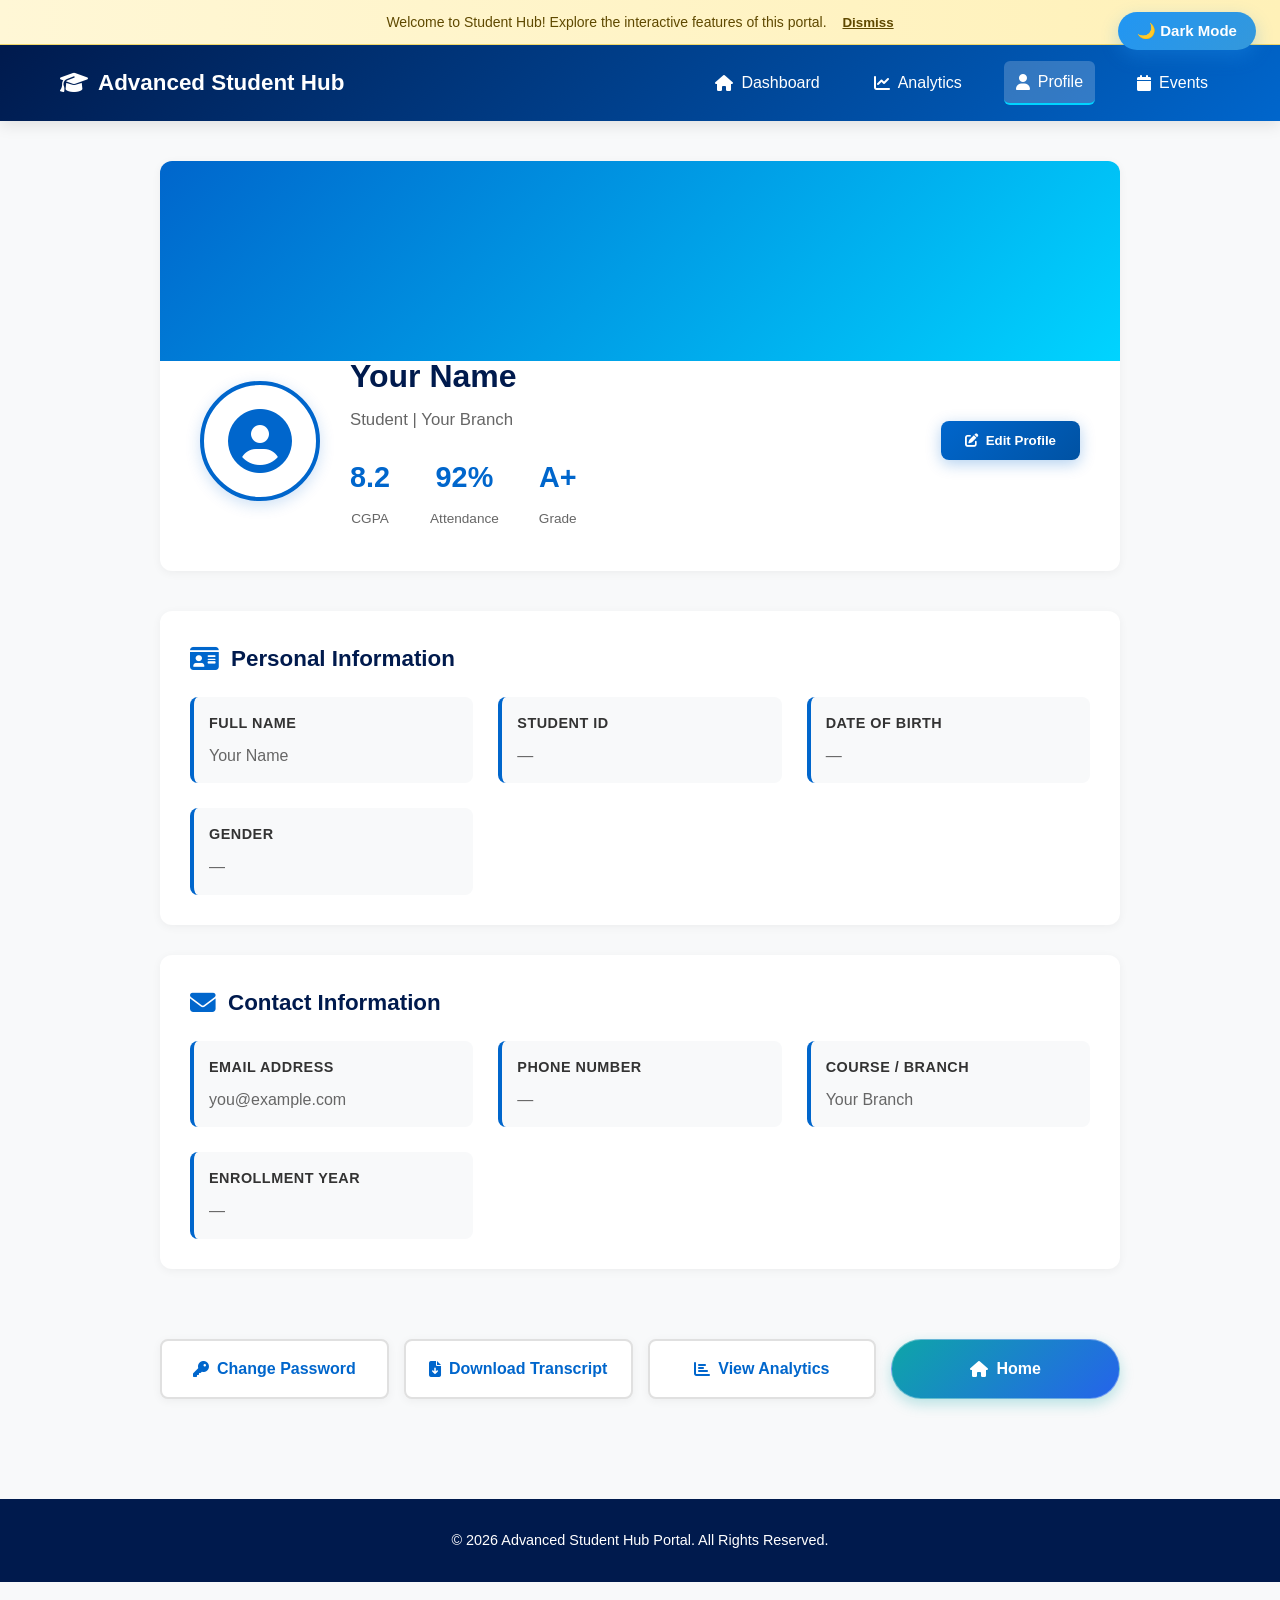
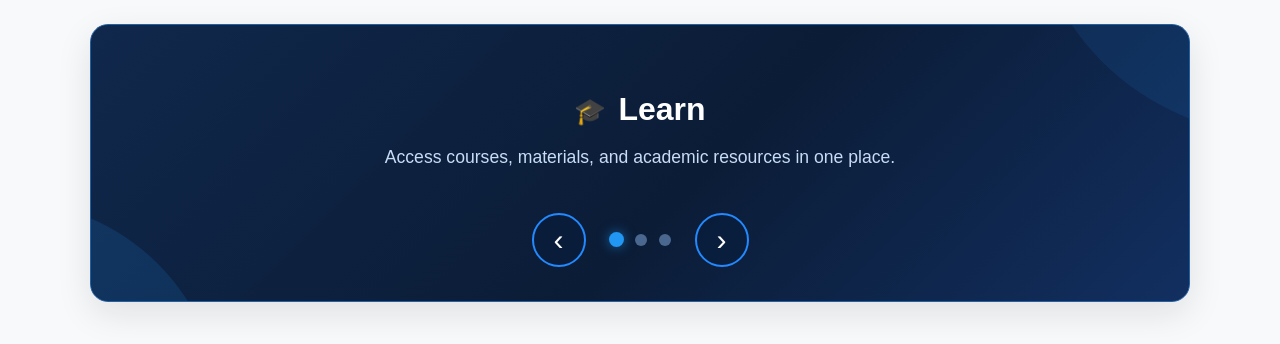
<file: PRACTICAL 7/PAGES/PROFILE.HTML>
<!DOCTYPE html>
<html lang="en">
<head>
    <meta charset="UTF-8">
    <meta name="viewport" content="width=device-width, initial-scale=1.0">
    <title>Advanced Student Hub - Student Profile</title>
    <link rel="stylesheet" href="../CSS/PROFILE.CSS">
    <link rel="stylesheet" href="https://cdnjs.cloudflare.com/ajax/libs/font-awesome/6.4.0/css/all.min.css">
    <link rel="stylesheet" href="../CSS/INTERACTIVE.CSS">
</head>
<body>
    <!-- Navigation -->
    <nav class="navbar">
        <div class="nav-container">
            <div class="navbar-brand">
                <i class="fas fa-graduation-cap"></i>
                <span>Advanced Student Hub</span>
            </div>
            <div class="nav-menu">
                <a href="../HOME.HTML" class="nav-item">
                    <i class="fas fa-home"></i> Dashboard
                </a>
                <a href="DASHBOARD.HTML" class="nav-item">
                    <i class="fas fa-chart-line"></i> Analytics
                </a>
                <a href="#" class="nav-item active">
                    <i class="fas fa-user"></i> Profile
                </a>
                <a href="EVENT.HTML" class="nav-item">
                    <i class="fas fa-calendar"></i> Events
                </a>
            </div>
        </div>
    </nav>

    <div class="profile-container">
        <!-- Profile Header -->
        <div class="profile-header">
            <div class="profile-cover"></div>
            <div class="profile-info">
                <div class="profile-avatar">
                    <i class="fas fa-user-circle"></i>
                </div>
                <div class="profile-details">
                    <h1 data-user="fullname">Your Name</h1>
                    <p class="role">Student | <span data-user="course">Your Branch</span></p>
                    <div class="profile-stats">
                        <div class="stat">
                            <span class="stat-number">8.2</span>
                            <span class="stat-label">CGPA</span>
                        </div>
                        <div class="stat">
                            <span class="stat-number">92%</span>
                            <span class="stat-label">Attendance</span>
                        </div>
                        <div class="stat">
                            <span class="stat-number">A+</span>
                            <span class="stat-label">Grade</span>
                        </div>
                    </div>
                </div>
                <button class="edit-profile-btn">
                    <i class="fas fa-edit"></i> Edit Profile
                </button>
            </div>
        </div>

        <!-- Profile Content -->
        <div class="profile-content">
            <!-- Personal Information -->
            <div class="profile-section">
                <div class="section-header">
                    <h2><i class="fas fa-id-card"></i> Personal Information</h2>
                </div>
                <div class="info-grid">
                    <div class="info-item">
                        <label>Full Name</label>
                        <p data-user="fullname">Your Name</p>
                    </div>
                    <div class="info-item">
                        <label>Student ID</label>
                        <p data-user="studentid">—</p>
                    </div>
                    <div class="info-item">
                        <label>Date of Birth</label>
                        <p data-user="dob">—</p>
                    </div>
                    <div class="info-item">
                        <label>Gender</label>
                        <p data-user="gender">—</p>
                    </div>
                </div>
            </div>

            <!-- Contact Information -->
            <div class="profile-section">
                <div class="section-header">
                    <h2><i class="fas fa-envelope"></i> Contact Information</h2>
                </div>
                <div class="info-grid">
                    <div class="info-item">
                        <label>Email Address</label>
                        <p data-user="email">you@example.com</p>
                    </div>
                    <div class="info-item">
                        <label>Phone Number</label>
                        <p data-user="phone">—</p>
                    </div>
                    <div class="info-item">
                        <label>Course / Branch</label>
                        <p data-user="course">Your Branch</p>
                    </div>
                    <div class="info-item">
                        <label>Enrollment Year</label>
                        <p data-user="year">—</p>
                    </div>
                </div>
            </div>

            <!-- Profile Actions -->
            <div class="profile-actions">
                <a href="#" class="action-link">
                    <i class="fas fa-key"></i> Change Password
                </a>
                <a href="#" class="action-link">
                    <i class="fas fa-file-download"></i> Download Transcript
                </a>
                <a href="DASHBOARD.HTML" class="action-link">
                    <i class="fas fa-chart-bar"></i> View Analytics
                </a>
                <a href="../HOME.HTML" class="action-link home-link">
                    <i class="fas fa-home"></i> Home
                </a>
            </div>
        </div>
    </div>

    <footer>
        <p>&copy; 2026 Advanced Student Hub Portal. All Rights Reserved.</p>
    </footer>

    <script src="../JS/auth.js"></script>
    <script src="../JS/SCRIPT.JS"></script>
</body>
</html>
</file>
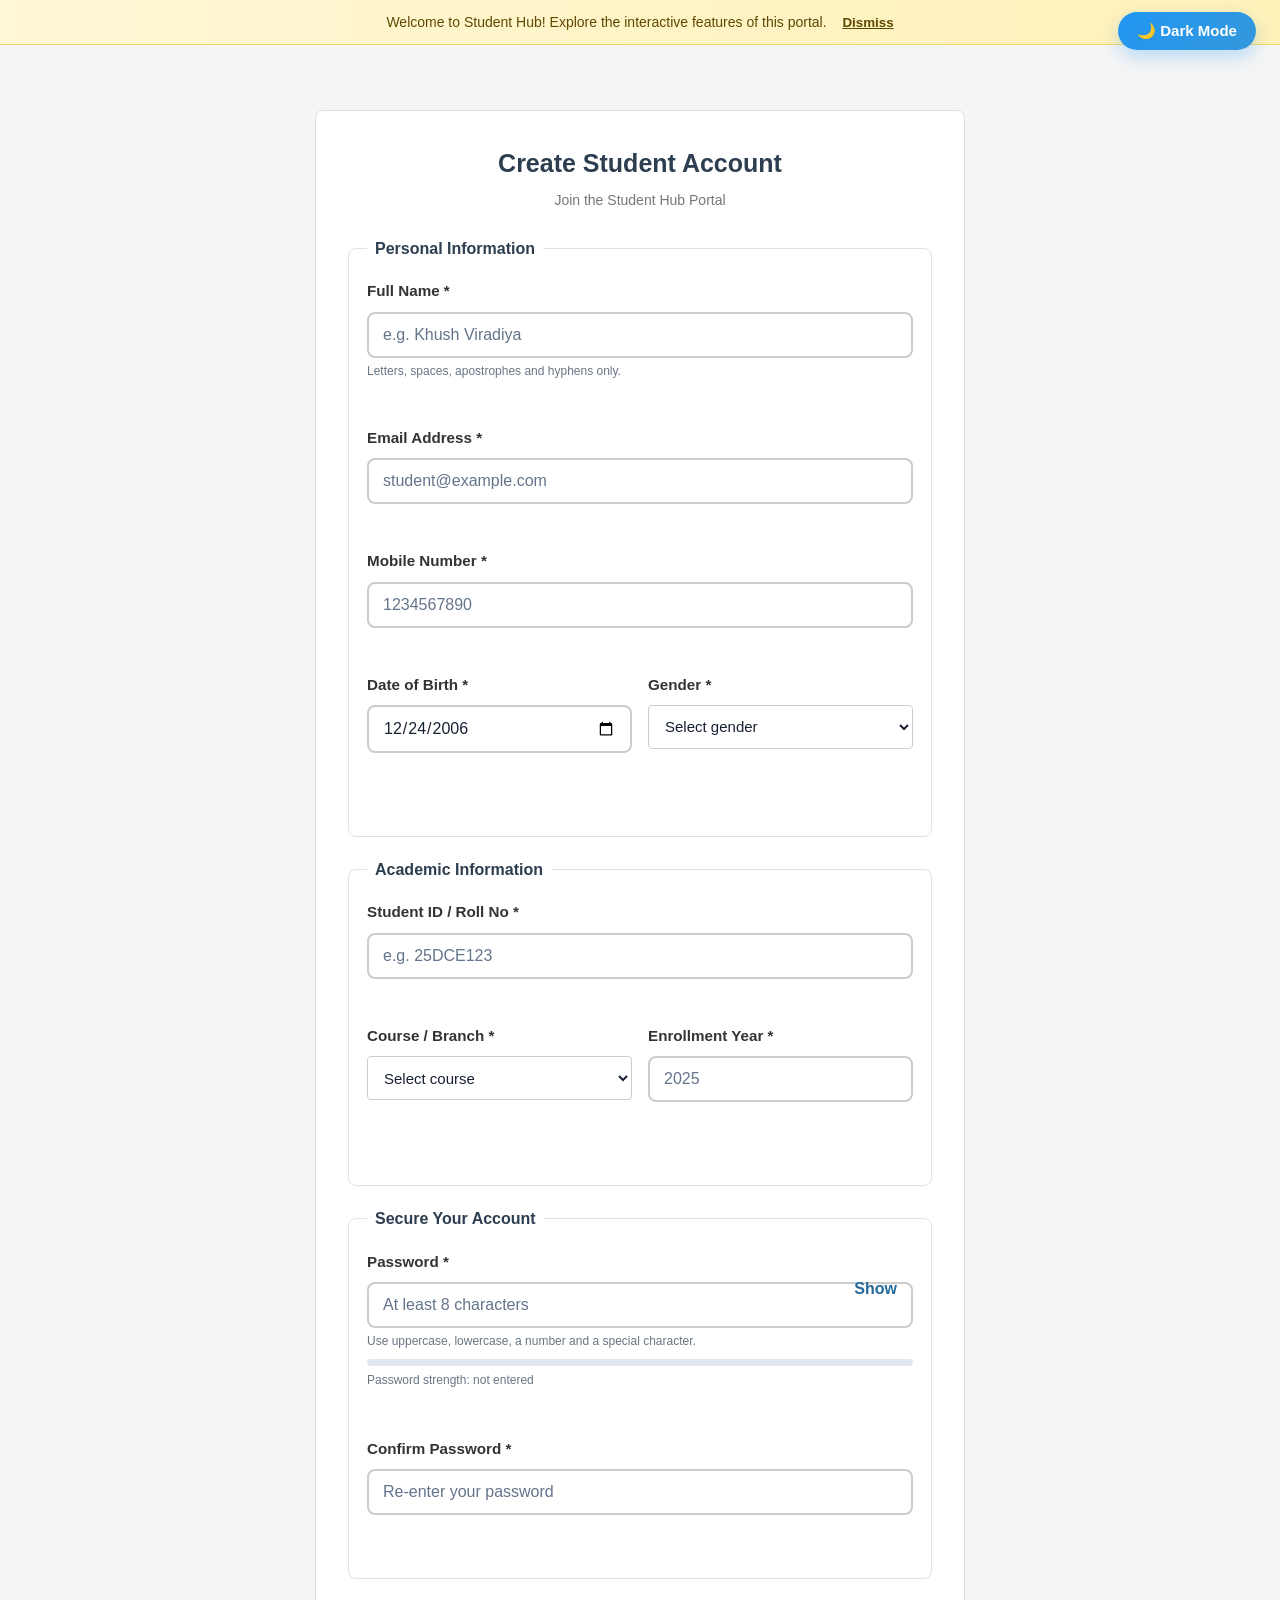
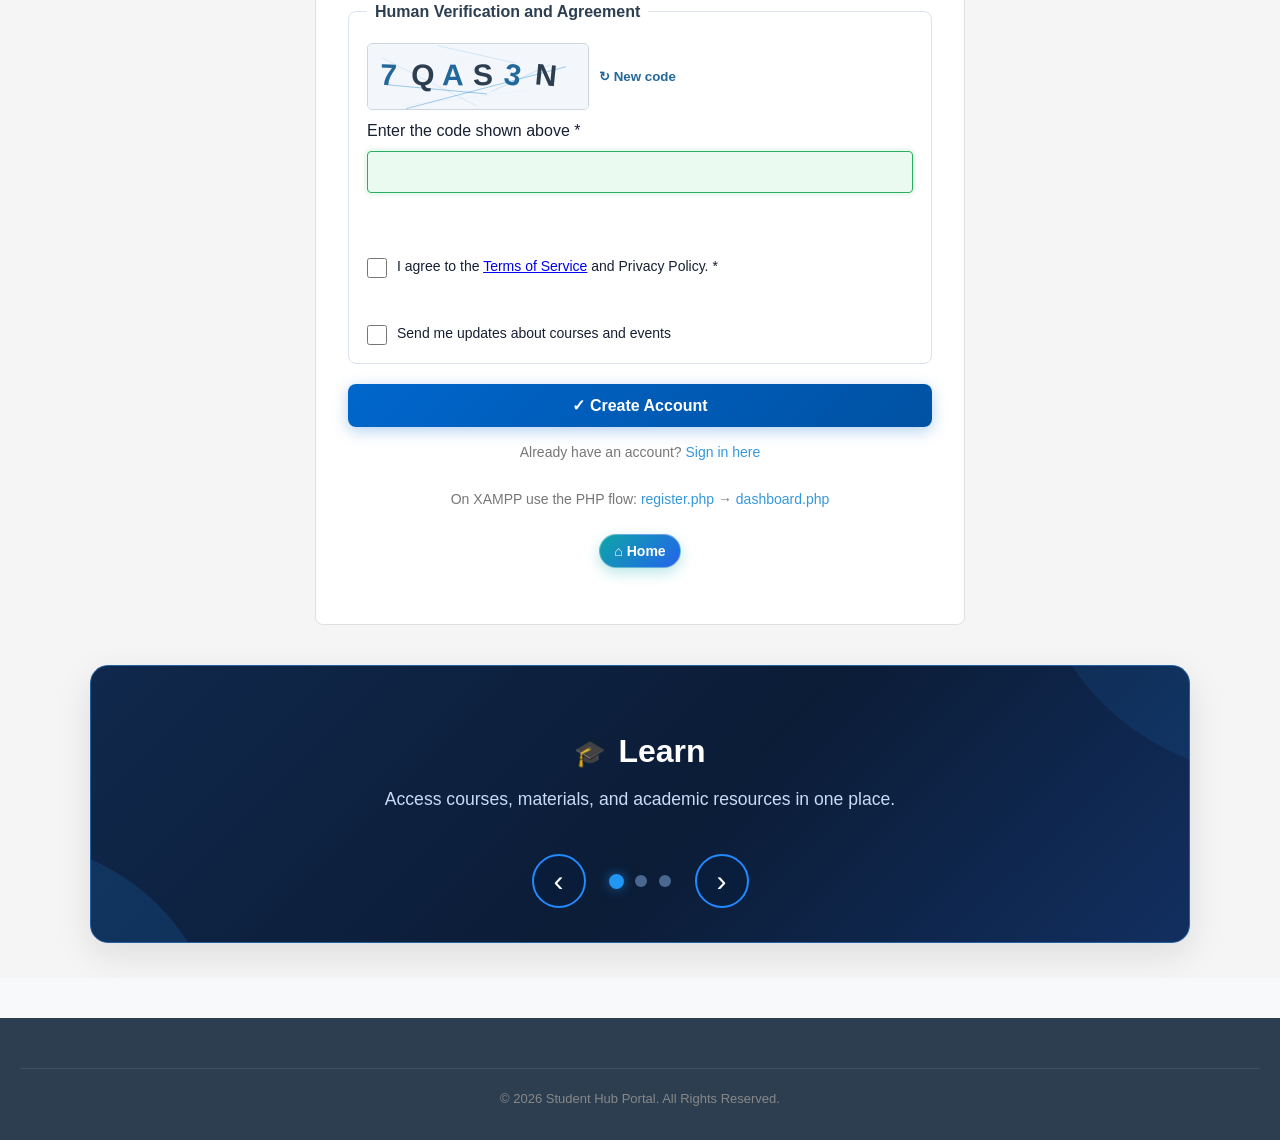
<file: PRACTICAL 7/PAGES/REGISTER.HTML>
<!DOCTYPE html>
<html lang="en">
<head>
    <meta charset="UTF-8">
    <meta name="viewport" content="width=device-width, initial-scale=1.0">
    <meta name="description" content="Accessible student registration form with client-side validation">
    <title>Student Registration - Student Hub</title>
    <link rel="stylesheet" href="../CSS/style.css">
    <link rel="stylesheet" href="../CSS/REGISTER.CSS">
    <link rel="stylesheet" href="../CSS/INTERACTIVE.CSS">
</head>
<body class="registration-page">
    <main class="auth-wrapper">
        <section class="auth-box registration-box" aria-labelledby="registration-title">
            <h1 id="registration-title">Create Student Account</h1>
            <p>Join the Student Hub Portal</p>
            <div class="form-summary" id="formSummary" role="alert" aria-live="polite" hidden></div>
            <!-- Static demo: JS validates, saves to localStorage and goes to YOUR dashboard.
                 On XAMPP use register.php instead (POST + server validation + redirect to dashboard.php). -->
            <form id="registrationForm" action="DASHBOARD.HTML" method="get" novalidate>
                <fieldset><legend>Personal Information</legend>
                    <div class="form-group"><label for="fullname">Full Name <span aria-hidden="true">*</span></label><input type="text" id="fullname" name="fullname" autocomplete="name" placeholder="e.g. Khush Viradiya" required minlength="2" maxlength="60"><small class="field-hint">Letters, spaces, apostrophes and hyphens only.</small><p class="field-error" id="fullnameError" aria-live="polite"></p></div>
                    <div class="form-group"><label for="email">Email Address <span aria-hidden="true">*</span></label><input type="email" id="email" name="email" autocomplete="email" placeholder="student@example.com" required><p class="field-error" id="emailError" aria-live="polite"></p></div>
                    <div class="form-group"><label for="phone">Mobile Number <span aria-hidden="true">*</span></label><input type="tel" id="phone" name="phone" autocomplete="tel" inputmode="tel" placeholder="1234567890" required><p class="field-error" id="phoneError" aria-live="polite"></p></div>
                    <div class="form-row"><div class="form-group"><label for="dob">Date of Birth <span aria-hidden="true">*</span></label><input type="date" id="dob" name="dob" autocomplete="bday" value="2006-12-24" required><p class="field-error" id="dobError" aria-live="polite"></p></div><div class="form-group"><label for="gender">Gender <span aria-hidden="true">*</span></label><select id="gender" name="gender" required><option value="">Select gender</option><option value="female">Female</option><option value="male">Male</option><option value="non-binary">Non-binary</option><option value="prefer-not-to-say">Prefer not to say</option></select><p class="field-error" id="genderError" aria-live="polite"></p></div></div>
                </fieldset>
                <fieldset><legend>Academic Information</legend>
                    <div class="form-group"><label for="studentid">Student ID / Roll No <span aria-hidden="true">*</span></label><input type="text" id="studentid" name="studentid" placeholder="e.g. 25DCE123" required pattern="[A-Za-z0-9-]{4,20}"><p class="field-error" id="studentidError" aria-live="polite"></p></div>
                    <div class="form-row"><div class="form-group"><label for="course">Course / Branch <span aria-hidden="true">*</span></label><select id="course" name="course" required><option value="">Select course</option><option>Computer Engineering</option><option>Information Technology</option><option>Electronics Engineering</option><option>Mechanical Engineering</option><option>Civil Engineering</option></select><p class="field-error" id="courseError" aria-live="polite"></p></div><div class="form-group"><label for="year">Enrollment Year <span aria-hidden="true">*</span></label><input type="number" id="year" name="year" min="2000" max="2099" inputmode="numeric" placeholder="2025" required><p class="field-error" id="yearError" aria-live="polite"></p></div></div>
                </fieldset>
                <fieldset><legend>Secure Your Account</legend>
                    <div class="form-group"><label for="password">Password <span aria-hidden="true">*</span></label><div class="password-input"><input type="password" id="password" name="password" autocomplete="new-password" placeholder="At least 8 characters" required minlength="8" aria-describedby="passwordHint strengthText"><button type="button" class="toggle-password" data-target="password" aria-label="Show password">Show</button></div><small id="passwordHint" class="field-hint">Use uppercase, lowercase, a number and a special character.</small><div class="strength-meter" aria-hidden="true"><span id="strengthBar"></span></div><small id="strengthText" class="strength-text" aria-live="polite">Password strength: not entered</small><p class="field-error" id="passwordError" aria-live="polite"></p></div>
                    <div class="form-group"><label for="confirmPassword">Confirm Password <span aria-hidden="true">*</span></label><input type="password" id="confirmPassword" name="confirmPassword" autocomplete="new-password" placeholder="Re-enter your password" required><p class="field-error" id="confirmPasswordError" aria-live="polite"></p></div>
                </fieldset>
                <fieldset><legend>Human Verification and Agreement</legend>
                    <div class="captcha-panel"><canvas id="captchaCanvas" width="220" height="65" aria-label="Visual CAPTCHA"></canvas><button type="button" id="refreshCaptcha" class="captcha-refresh" aria-label="Generate a new CAPTCHA">↻ New code</button><label for="captchaInput">Enter the code shown above <span aria-hidden="true">*</span></label><input type="text" id="captchaInput" name="captcha" autocomplete="off" inputmode="text" required maxlength="6" spellcheck="false"><p class="field-error" id="captchaInputError" aria-live="polite"></p></div>
                    <div class="checkbox-group"><input type="checkbox" id="terms" name="terms" required><label for="terms">I agree to the <a href="#terms">Terms of Service</a> and Privacy Policy. <span aria-hidden="true">*</span></label></div><p class="field-error" id="termsError" aria-live="polite"></p>
                    <div class="checkbox-group"><input type="checkbox" id="notifications" name="notifications"><label for="notifications">Send me updates about courses and events</label></div>
                </fieldset>
                <button type="submit" class="btn btn-primary submit-button">✓ Create Account</button>
            </form>
            <div class="auth-footer"><p>Already have an account? <a href="LOGIN.HTML">Sign in here</a></p><p>On XAMPP use the PHP flow: <a href="register.php">register.php</a> &rarr; <a href="dashboard.php">dashboard.php</a></p><p><a class="home-link" href="../INDEX.HTML"><span aria-hidden="true">⌂</span> Home</a></p></div>
        </section>
    </main>
    <footer><div class="footer-bottom"><p>&copy; 2026 Student Hub Portal. All Rights Reserved.</p></div></footer>
    <script src="../JS/auth.js"></script>
    <script src="../JS/SCRIPT.JS"></script>
</body>
</html>
</file>
<file: PRACTICAL 7/CSS/style.css>
/* =========================================
   STUDENT HUB PORTAL - SHARED STYLESHEET
   Simple CSS for beginners to understand
   ========================================= */

/* --- RESET ---
   Remove default browser spacing */
* {
    margin: 0;
    padding: 0;
    box-sizing: border-box;
}

/* --- BODY ---
   Basic page appearance */
body {
    font-family: Arial, sans-serif;
    font-size: 16px;
    color: #333333;
    background-color: #f5f5f5;
    line-height: 1.6;
}

/* --- NAVIGATION BAR ---
   Sticky top menu used on every page */
.navbar {
    background-color: #2c3e50;
    padding: 12px 20px;
    position: sticky;
    top: 0;
    z-index: 100;
}

.nav-container {
    max-width: 1100px;
    margin: 0 auto;
    display: flex;
    justify-content: space-between;
    align-items: center;
}

.navbar-brand {
    color: white;
    font-size: 20px;
    font-weight: bold;
    text-decoration: none;
}

.nav-menu {
    display: flex;
    gap: 10px;
}

.nav-item {
    color: #cccccc;
    text-decoration: none;
    padding: 8px 14px;
    border-radius: 4px;
    font-size: 14px;
}

.nav-item:hover {
    background-color: #3d5166;
    color: white;
}

.nav-item.active {
    background-color: #3498db;
    color: white;
}

/* --- HERO SECTION ---
   Big banner at the top of a page */
.hero {
    background-color: #2c3e50;
    color: white;
    padding: 60px 20px;
    text-align: center;
}

.hero h1 {
    font-size: 32px;
    margin-bottom: 10px;
}

.hero p {
    font-size: 18px;
    color: #bdc3c7;
    margin-bottom: 20px;
}

/* --- BUTTONS ---
   Reusable button styles */
.btn {
    display: inline-block;
    padding: 12px 24px;
    border: none;
    border-radius: 5px;
    font-size: 15px;
    cursor: pointer;
    text-decoration: none;
    margin: 5px;
}

.btn-primary {
    background-color: #3498db;
    color: white;
}

.btn-primary:hover {
    background-color: #2980b9;
}

.btn-secondary {
    background-color: white;
    color: #2c3e50;
    border: 2px solid white;
}

.btn-secondary:hover {
    background-color: #ecf0f1;
    color: #2c3e50;
}

/* --- SECTION TITLE --- */
.section-title {
    text-align: center;
    font-size: 26px;
    margin-bottom: 30px;
    color: #2c3e50;
    padding-top: 30px;
}

/* --- CARD GRID ---
   Flexible row of cards */
.card-grid {
    display: flex;
    flex-wrap: wrap;
    gap: 20px;
    justify-content: center;
    padding: 20px;
    max-width: 1100px;
    margin: 0 auto;
}

.card {
    background-color: white;
    border: 1px solid #dddddd;
    border-radius: 8px;
    padding: 24px;
    width: 280px;
    text-align: center;
}

.card h3 {
    font-size: 18px;
    margin-bottom: 8px;
    color: #2c3e50;
}

.card p {
    font-size: 14px;
    color: #666666;
    margin-bottom: 14px;
}

.card-icon {
    font-size: 36px;
    margin-bottom: 10px;
}

.card-btn {
    display: inline-block;
    padding: 8px 18px;
    background-color: #3498db;
    color: white;
    border-radius: 4px;
    text-decoration: none;
    font-size: 14px;
}

.card-btn:hover {
    background-color: #2980b9;
}

/* --- STATS ROW --- */
.stats-row {
    display: flex;
    justify-content: center;
    gap: 30px;
    flex-wrap: wrap;
    padding: 20px;
}

.stat-box {
    background-color: white;
    border: 1px solid #dddddd;
    border-radius: 8px;
    padding: 20px 30px;
    text-align: center;
    min-width: 120px;
}

.stat-box h3 {
    font-size: 28px;
    color: #3498db;
}

.stat-box p {
    font-size: 13px;
    color: #666666;
}

/* --- FORMS ---
   Labels and input fields */
.form-group {
    margin-bottom: 16px;
}

.form-group label {
    display: block;
    font-size: 14px;
    font-weight: bold;
    margin-bottom: 5px;
    color: #444444;
}

.form-group input,
.form-group select,
.form-group textarea {
    width: 100%;
    padding: 10px 12px;
    border: 1px solid #cccccc;
    border-radius: 4px;
    font-size: 15px;
    background-color: white;
}

.form-group input:focus,
.form-group select:focus,
.form-group textarea:focus {
    outline: none;
    border-color: #3498db;
}

.form-group textarea {
    height: 120px;
    resize: vertical;
}

/* --- TABLE STYLES --- */
.table-container {
    overflow-x: auto;
    margin: 20px 0;
}

table {
    width: 100%;
    border-collapse: collapse;
    background-color: white;
    font-size: 14px;
}

table th {
    background-color: #2c3e50;
    color: white;
    padding: 12px;
    text-align: left;
}

table td {
    padding: 10px 12px;
    border-bottom: 1px solid #eeeeee;
}

table tr:hover {
    background-color: #f9f9f9;
}

/* --- BADGE (Status labels) --- */
.badge {
    display: inline-block;
    padding: 3px 10px;
    border-radius: 12px;
    font-size: 12px;
    font-weight: bold;
}

.badge-success {
    background-color: #d4edda;
    color: #155724;
}

.badge-warning {
    background-color: #fff3cd;
    color: #856404;
}

.badge-danger {
    background-color: #f8d7da;
    color: #721c24;
}

/* --- PROGRESS BAR --- */
.progress-bar {
    background-color: #e0e0e0;
    border-radius: 4px;
    height: 8px;
    overflow: hidden;
}

.progress-fill {
    background-color: #3498db;
    height: 100%;
    border-radius: 4px;
}

/* --- WHITE SECTION BOX --- */
.section-box {
    background-color: white;
    border: 1px solid #dddddd;
    border-radius: 8px;
    padding: 24px;
    margin: 20px auto;
    max-width: 1100px;
}

/* --- FOOTER --- */
footer {
    background-color: #2c3e50;
    color: #cccccc;
    padding: 30px 20px;
    margin-top: 40px;
}

.footer-inner {
    max-width: 1100px;
    margin: 0 auto;
    display: flex;
    flex-wrap: wrap;
    gap: 30px;
    justify-content: space-between;
}

.footer-col h4 {
    color: white;
    font-size: 15px;
    margin-bottom: 10px;
}

.footer-col p,
.footer-col a,
.footer-col li a {
    font-size: 13px;
    color: #aaaaaa;
    text-decoration: none;
    display: block;
    margin-bottom: 5px;
}

.footer-col ul {
    list-style: none;
}

.footer-col a:hover {
    color: white;
}

.footer-bottom {
    text-align: center;
    padding-top: 20px;
    margin-top: 20px;
    border-top: 1px solid #3d5166;
    font-size: 13px;
    color: #888888;
}

/* --- ACCORDION (for FAQ page) ---
   Expandable questions */
.accordion-item {
    border: 1px solid #dddddd;
    border-radius: 6px;
    margin-bottom: 10px;
    overflow: hidden;
}

.accordion-btn {
    width: 100%;
    background-color: white;
    border: none;
    padding: 14px 16px;
    text-align: left;
    font-size: 15px;
    font-weight: bold;
    cursor: pointer;
    color: #2c3e50;
    display: flex;
    justify-content: space-between;
    align-items: center;
}

.accordion-btn:hover {
    background-color: #f0f4f8;
}

.accordion-answer {
    display: none;
    padding: 14px 16px;
    background-color: #f9f9f9;
    border-top: 1px solid #eeeeee;
    font-size: 14px;
    color: #555555;
}

.accordion-answer.open {
    display: block;
}

/* --- TABS (for Admin page) ---
   Tab buttons to switch panels */
.tab-buttons {
    display: flex;
    gap: 8px;
    margin-bottom: 20px;
    flex-wrap: wrap;
}

.tab-btn {
    padding: 10px 20px;
    background-color: #ecf0f1;
    border: 1px solid #cccccc;
    border-radius: 4px;
    cursor: pointer;
    font-size: 14px;
    color: #333333;
}

.tab-btn.active {
    background-color: #3498db;
    color: white;
    border-color: #3498db;
}

.tab-panel {
    display: none;
}

.tab-panel.active {
    display: block;
}

/* --- PAGE HERO (for inner pages) --- */
.page-hero {
    background-color: #2c3e50;
    color: white;
    padding: 40px 20px;
    text-align: center;
}

.page-hero h1 {
    font-size: 28px;
    margin-bottom: 8px;
}

.page-hero p {
    font-size: 16px;
    color: #bdc3c7;
}

/* --- CONTAINER --- */
.container {
    max-width: 1100px;
    margin: 0 auto;
    padding: 20px;
}

/* --- LOGIN / REGISTER BOX ---
   Centered form for login and register pages */
.auth-wrapper {
    min-height: 100vh;
    display: flex;
    justify-content: center;
    align-items: center;
    padding: 20px;
    background-color: #f5f5f5;
}

.auth-box {
    background-color: white;
    border: 1px solid #dddddd;
    border-radius: 8px;
    padding: 32px;
    width: 100%;
    max-width: 420px;
}

.auth-box h2 {
    text-align: center;
    font-size: 22px;
    margin-bottom: 6px;
    color: #2c3e50;
}

.auth-box p {
    text-align: center;
    font-size: 14px;
    color: #777777;
    margin-bottom: 24px;
}

.auth-box .btn {
    width: 100%;
    text-align: center;
    margin: 10px 0 0 0;
}

.auth-footer {
    text-align: center;
    margin-top: 14px;
    font-size: 13px;
    color: #555555;
}

.auth-footer a {
    color: #3498db;
    text-decoration: none;
}

/* --- SMALL BUTTONS (for table actions) --- */
.btn-sm {
    padding: 5px 12px;
    font-size: 12px;
    border: none;
    border-radius: 4px;
    cursor: pointer;
    margin-right: 4px;
}

.btn-sm-edit {
    background-color: #3498db;
    color: white;
}

.btn-sm-delete {
    background-color: #e74c3c;
    color: white;
}

/* --- RESPONSIVE (phones and tablets) --- */
@media (max-width: 768px) {
    .nav-menu {
        flex-wrap: wrap;
    }

    .nav-item {
        font-size: 12px;
        padding: 6px 10px;
    }

    .hero h1 {
        font-size: 24px;
    }

    .card-grid {
        flex-direction: column;
        align-items: center;
    }

    .footer-inner {
        flex-direction: column;
    }

    .tab-buttons {
        flex-direction: column;
    }

    .auth-box {
        padding: 20px;
    }
}
</file>
<file: PRACTICAL 7/CSS/INTERACTIVE.CSS>
/* ================================================================
   PRACTICAL 4 - INTERACTIVE UI STYLES
   DOM Manipulation | Event Handling | UI Interactivity
   ================================================================ */

:root {
    --p4-bg: #f5f7fb;
    --p4-text: #1f2937;
    --p4-muted: #64748b;
    --p4-card: #ffffff;
    --p4-primary: #2196f3;
    --p4-primary-dark: #1565c0;
    --p4-border: #dbe4ef;
    --p4-shadow: 0 12px 35px rgba(15, 23, 42, 0.10);
}

html {
    scroll-behavior: smooth;
}

/* Make the Home destination visually distinct throughout the portal. */
.home-link {
    color: #ffffff !important;
    background: linear-gradient(135deg, #0ea5a8, #2563eb) !important;
    border: 1px solid rgba(255, 255, 255, .35);
    border-radius: 999px !important;
    font-weight: 700;
    box-shadow: 0 5px 14px rgba(14, 165, 168, .28);
    transition: transform .2s ease, box-shadow .2s ease, filter .2s ease;
}

.home-link:hover, .home-link:focus-visible {
    color: #ffffff !important;
    filter: brightness(1.1);
    transform: translateY(-2px);
    box-shadow: 0 8px 18px rgba(37, 99, 235, .35);
}

.auth-footer .home-link { display: inline-block; padding: 5px 14px; text-decoration: none; }
.profile-actions .home-link, .quick-links .home-link { display: flex; align-items: center; justify-content: center; }

body {
    transition: background-color .3s ease, color .3s ease;
}

/* ---------------- THEME ---------------- */
body.dark-theme {
    --p4-bg: #071426;
    --p4-text: #f1f5f9;
    --p4-muted: #b8c7dc;
    --p4-card: #10233f;
    --p4-primary: #2196f3;
    --p4-primary-dark: #42a5f5;
    --p4-border: #24466e;
    --p4-shadow: 0 15px 40px rgba(0, 0, 0, 0.35);
    background: #071426 !important;
    color: var(--p4-text);
}

body.dark-theme .card,
body.dark-theme .stat-box,
body.dark-theme table,
body.dark-theme .faq-item,
body.dark-theme input,
body.dark-theme select,
body.dark-theme textarea,
body.dark-theme .section-box,
body.dark-theme .auth-box {
    background: var(--p4-card);
    color: var(--p4-text);
    border-color: var(--p4-border);
}

body.dark-theme h1,
body.dark-theme h2,
body.dark-theme h3,
body.dark-theme h4,
body.dark-theme p,
body.dark-theme label,
body.dark-theme .section-title,
body.dark-theme .card h3,
body.dark-theme .card p,
body.dark-theme .container > div:first-child[style*="text-align: center"] h1,
body.dark-theme .container > div:first-child[style*="text-align: center"] p {
    color: var(--p4-text) !important;
}

/* ---------------- NOTIFICATION BANNER ---------------- */
.p4-banner {
    padding: 11px 18px;
    background: linear-gradient(90deg, #fff7d6, #fff1b8);
    color: #5f4900;
    text-align: center;
    position: relative;
    z-index: 1500;
    font-size: 14px;
    border-bottom: 1px solid #f0d76a;
}

.p4-banner button {
    margin-left: 12px;
    border: 0;
    background: transparent;
    color: #5f4900;
    cursor: pointer;
    font-weight: 700;
    text-decoration: underline;
}

body.dark-theme .p4-banner {
    background: #172b46;
    color: #dbeafe;
    border-bottom-color: #24466e;
}

body.dark-theme .p4-banner button {
    color: #93c5fd;
}

/* ---------------- PRACTICAL 4 TOOL AREA ----------------
   Theme button stays in the top-right corner. */
.p4-tools {
    position: fixed;
    top: 12px;
    right: 24px;
    z-index: 2000;
    display: flex;
    align-items: center;
    justify-content: flex-end;
    gap: 10px;
    padding: 0;
    background: transparent;
    border: 0;
}

.p4-tool {
    border: 0;
    border-radius: 10px;
    padding: 10px 16px;
    cursor: pointer;
    background: linear-gradient(135deg, #2196f3, #3498db);
    color: #ffffff;
    font-size: 15px;
    font-weight: 600;
    box-shadow: 0 7px 18px rgba(33, 150, 243, .28);
    transition: transform .2s ease, box-shadow .2s ease, background .2s ease;
}

.p4-tool:hover {
    transform: translateY(-2px);
    box-shadow: 0 10px 24px rgba(33, 150, 243, .38);
}

.p4-tool:focus-visible,
.p4-arrow:focus-visible,
.p4-dot:focus-visible,
.p4-close:focus-visible {
    outline: 3px solid rgba(33, 150, 243, .45);
    outline-offset: 3px;
}

/* Make the theme control look like a modern toggle button. */
.p4-tools .p4-tool:first-child {
    min-width: 138px;
    border-radius: 999px;
    padding: 10px 18px;
}

/* Hamburger is hidden on desktop and appears on smaller screens. */
.p4-hamburger {
    display: none;
}

/* ---------------- HOME WELCOME AREA ---------------- */
.container > div:first-child[style*="text-align: center"] {
    position: relative;
    overflow: hidden;
    margin: 0 -20px 35px;
    padding: 62px 20px 58px !important;
    background: radial-gradient(circle at 50% -30%, #183d70 0%, #0c1d35 48%, #071426 100%);
    border-bottom: 1px solid #21466e;
    text-align: center;
}

.container > div:first-child[style*="text-align: center"]::before,
.container > div:first-child[style*="text-align: center"]::after {
    content: "";
    position: absolute;
    border-radius: 50%;
    pointer-events: none;
}

.container > div:first-child[style*="text-align: center"]::before {
    width: 500px;
    height: 500px;
    left: -260px;
    top: -330px;
    background: rgba(33, 150, 243, .13);
}

.container > div:first-child[style*="text-align: center"]::after {
    width: 600px;
    height: 600px;
    right: -300px;
    bottom: -520px;
    background: rgba(33, 150, 243, .12);
}

.container > div:first-child[style*="text-align: center"] h1 {
    position: relative;
    z-index: 1;
    color: #f8fafc !important;
    font-family: "Segoe UI", Inter, Arial, sans-serif;
    font-size: clamp(2rem, 4vw, 3rem) !important;
    font-weight: 800;
    letter-spacing: -.5px;
    margin-bottom: 12px;
}

.container > div:first-child[style*="text-align: center"] p {
    position: relative;
    z-index: 1;
    color: #cbdcf2 !important;
    font-size: clamp(1rem, 2vw, 1.2rem);
}

/* ---------------- SLIDER ---------------- */
.p4-slider {
    position: relative;
    max-width: 1100px;
    margin: 42px auto;
    padding: 38px 40px 34px;
    text-align: center;
    background: linear-gradient(135deg, #10284c 0%, #0b1c36 55%, #122f60 100%);
    color: #f8fafc;
    border: 1px solid #2361a5;
    border-radius: 18px;
    box-shadow: var(--p4-shadow);
    overflow: hidden;
}

.p4-slider::before,
.p4-slider::after {
    content: "";
    position: absolute;
    border-radius: 50%;
    pointer-events: none;
}

.p4-slider::before {
    width: 430px;
    height: 430px;
    left: -300px;
    bottom: -330px;
    background: rgba(33, 150, 243, .14);
}

.p4-slider::after {
    width: 500px;
    height: 500px;
    right: -340px;
    top: -390px;
    background: rgba(33, 150, 243, .10);
}

.p4-slide {
    display: none;
    position: relative;
    z-index: 1;
    min-height: 130px;
    align-items: center;
    justify-content: center;
    flex-direction: column;
    animation: p4fade .35s ease;
}

.p4-slide.active {
    display: flex;
}

.p4-slide h3 {
    margin: 0 0 8px;
    color: #ffffff;
    font-size: 2rem;
    font-weight: 800;
}

.p4-slide h3::before {
    content: "🎓";
    margin-right: 12px;
    font-size: 1.6rem;
}

.p4-slide p {
    margin: 0;
    color: #c9dcf6;
    font-size: 1.1rem;
}

/* Modern circular previous/next controls with dots in between. */
.p4-slider-controls {
    position: relative;
    z-index: 2;
    display: flex;
    align-items: center;
    justify-content: center;
    gap: 24px;
    margin-top: 20px;
}

.p4-arrow {
    width: 54px;
    height: 54px;
    border-radius: 50%;
    border: 2px solid #2389ff;
    background: rgba(9, 30, 60, .55);
    color: #ffffff;
    font-size: 30px;
    line-height: 1;
    cursor: pointer;
    display: inline-flex;
    align-items: center;
    justify-content: center;
    transition: transform .2s ease, background .2s ease, box-shadow .2s ease;
}

.p4-arrow:hover {
    transform: scale(1.08);
    background: #168af4;
    box-shadow: 0 0 22px rgba(33, 150, 243, .38);
}

.p4-dots {
    display: flex;
    align-items: center;
    gap: 12px;
}

.p4-dot {
    width: 12px;
    height: 12px;
    padding: 0;
    border: 0;
    border-radius: 50%;
    background: #49678f;
    cursor: pointer;
    transition: transform .2s ease, background .2s ease;
}

.p4-dot.active {
    width: 13px;
    height: 13px;
    background: #2196f3;
    transform: scale(1.15);
    box-shadow: 0 0 10px rgba(33, 150, 243, .6);
}

/* ---------------- MODAL ---------------- */
.p4-modal {
    display: none;
    position: fixed;
    inset: 0;
    background: rgba(3, 12, 27, .75);
    backdrop-filter: blur(4px);
    z-index: 3000;
    align-items: center;
    justify-content: center;
    padding: 20px;
}

.p4-modal.open {
    display: flex;
}

.p4-modal-box {
    background: var(--p4-card);
    color: var(--p4-text);
    max-width: 480px;
    width: 100%;
    padding: 30px;
    border-radius: 16px;
    position: relative;
    box-shadow: 0 25px 70px rgba(0, 0, 0, .35);
    animation: p4modal .25s ease;
}

.p4-modal-box h2 {
    margin-bottom: 10px;
}

.p4-close {
    position: absolute;
    right: 14px;
    top: 10px;
    border: 0;
    background: transparent;
    font-size: 28px;
    cursor: pointer;
    color: inherit;
}

/* ---------------- TOAST ---------------- */
.p4-toast {
    position: fixed;
    right: 24px;
    bottom: 24px;
    background: #10233f;
    color: #ffffff;
    padding: 14px 18px;
    border-radius: 10px;
    z-index: 3100;
    display: none;
    box-shadow: 0 10px 30px rgba(0, 0, 0, .25);
}

.p4-toast.show {
    display: block;
    animation: p4fade .3s ease;
}

.faq-answer {
    transition: max-height .25s ease, opacity .25s ease;
}

@keyframes p4fade {
    from { opacity: 0; transform: translateY(5px); }
    to { opacity: 1; transform: translateY(0); }
}

@keyframes p4modal {
    from { opacity: 0; transform: translateY(15px) scale(.98); }
    to { opacity: 1; transform: translateY(0) scale(1); }
}

/* ---------------- RESPONSIVE ---------------- */
@media (max-width: 760px) {
    .p4-tools {
        top: 10px;
        right: 12px;
    }

    .p4-tools .p4-tool:first-child {
        min-width: auto;
        padding: 9px 13px;
        font-size: 13px;
    }

    .p4-hamburger {
        display: inline-block;
    }

    .nav-container {
        flex-wrap: wrap;
    }

    .nav-menu {
        display: none !important;
        width: 100%;
        flex-direction: column;
        gap: 4px !important;
        margin-top: 12px;
    }

    .nav-menu.p4-open {
        display: flex !important;
    }

    .nav-menu .nav-item {
        display: block;
        text-align: center;
    }

    .container > div:first-child[style*="text-align: center"] {
        margin-left: -20px;
        margin-right: -20px;
        padding: 48px 18px !important;
    }

    .p4-slider {
        margin-left: 10px;
        margin-right: 10px;
        padding: 30px 18px;
    }

    .p4-slide h3 {
        font-size: 1.55rem;
    }

    .p4-slide p {
        font-size: .98rem;
    }

    .p4-slider-controls {
        gap: 18px;
    }
}

/* ================================================================
   PRACTICAL 4 - DARK MODE TEXT VISIBILITY FIX
   Keep light cards readable when the page background is dark.
   ================================================================ */

body.dark-theme .feature-card,
body.dark-theme .mission-card,
body.dark-theme .vision-card,
body.dark-theme .values-card,
body.dark-theme .info-card,
body.dark-theme .office-address,
body.dark-theme .form-section,
body.dark-theme .link-card,
body.dark-theme .capability-item,
body.dark-theme .event-card,
body.dark-theme .student-card,
body.dark-theme .metric-card,
body.dark-theme .stat-card,
body.dark-theme .stat-box,
body.dark-theme .card {
    color: #172033 !important;
}

body.dark-theme .feature-card h3,
body.dark-theme .feature-card p,
body.dark-theme .mission-card h3,
body.dark-theme .mission-card p,
body.dark-theme .vision-card h3,
body.dark-theme .vision-card p,
body.dark-theme .values-card h3,
body.dark-theme .values-card p,
body.dark-theme .info-card h3,
body.dark-theme .info-card p,
body.dark-theme .office-address h3,
body.dark-theme .office-address h4,
body.dark-theme .office-address p,
body.dark-theme .form-section h2,
body.dark-theme .form-section label,
body.dark-theme .link-card,
body.dark-theme .event-card h3,
body.dark-theme .event-card p,
body.dark-theme .student-card h3,
body.dark-theme .student-card p,
body.dark-theme .metric-card h3,
body.dark-theme .metric-card p,
body.dark-theme .stat-card h3,
body.dark-theme .stat-card p,
body.dark-theme .stat-box h3,
body.dark-theme .stat-box p,
body.dark-theme .card h3,
body.dark-theme .card p {
    color: #172033 !important;
}

/* Make text inside common light cards comfortably dark and readable. */
body.dark-theme .feature-card,
body.dark-theme .mission-card,
body.dark-theme .vision-card,
body.dark-theme .values-card,
body.dark-theme .info-card,
body.dark-theme .office-address,
body.dark-theme .form-section,
body.dark-theme .link-card {
    background: #ffffff !important;
}

/* Contact form: dark fields with clearly visible white text. */
body.dark-theme .form-section .form-group input,
body.dark-theme .form-section .form-group select,
body.dark-theme .form-section .form-group textarea {
    background: #132b4d !important;
    color: #ffffff !important;
    border-color: #3c6fa8 !important;
}

body.dark-theme .form-section .form-group input::placeholder,
body.dark-theme .form-section .form-group textarea::placeholder {
    color: #b9c8da !important;
    opacity: 1;
}

body.dark-theme .form-section .form-group label {
    color: #172033 !important;
    font-weight: 700;
}

body.dark-theme .info-card a,
body.dark-theme .link-card,
body.dark-theme .link-card span {
    color: #0066cc !important;
}

body.dark-theme .info-card .info-icon,
body.dark-theme .feature-card i,
body.dark-theme .card-icon {
    color: #0066cc !important;
}

/* Improve contrast for headings on dark page sections. */
body.dark-theme .features-section > h2,
body.dark-theme .core-features > h2,
body.dark-theme .action-links > h3,
body.dark-theme .info-section > h2,
body.dark-theme .quick-links > h2 {
    color: #f8fafc !important;
}

/* Ensure normal paragraphs outside white cards remain visible. */
body.dark-theme .features-section > p,
body.dark-theme .core-features > p,
body.dark-theme .action-links > p,
body.dark-theme .info-section > p {
    color: #d7e3f2 !important;
}

/* ================================================================
   LIGHT MODE RESET
   The page-specific stylesheets contain some fixed dark/light colors.
   Re-apply the light palette explicitly after dark mode is removed so
   the theme switch never leaves white text on a white surface.
   ================================================================ */

body:not(.dark-theme) {
    background-color: #f8f9fa !important;
    color: #333333;
}

body:not(.dark-theme) .feature-card,
body:not(.dark-theme) .mission-card,
body:not(.dark-theme) .vision-card,
body:not(.dark-theme) .values-card,
body:not(.dark-theme) .info-card,
body:not(.dark-theme) .office-address,
body:not(.dark-theme) .form-section,
body:not(.dark-theme) .link-card,
body:not(.dark-theme) .capability-item,
body:not(.dark-theme) .event-card,
body:not(.dark-theme) .student-card,
body:not(.dark-theme) .metric-card,
body:not(.dark-theme) .stat-card,
body:not(.dark-theme) .stat-box,
body:not(.dark-theme) .card,
body:not(.dark-theme) .section-box,
body:not(.dark-theme) .auth-box,
body:not(.dark-theme) table {
    background: #ffffff !important;
    color: #172033 !important;
    border-color: #e0e0e0;
}

body:not(.dark-theme) .feature-card h3,
body:not(.dark-theme) .feature-card p,
body:not(.dark-theme) .mission-card h3,
body:not(.dark-theme) .mission-card p,
body:not(.dark-theme) .vision-card h3,
body:not(.dark-theme) .vision-card p,
body:not(.dark-theme) .values-card h3,
body:not(.dark-theme) .values-card p,
body:not(.dark-theme) .info-card h3,
body:not(.dark-theme) .info-card p,
body:not(.dark-theme) .office-address h3,
body:not(.dark-theme) .office-address h4,
body:not(.dark-theme) .office-address p,
body:not(.dark-theme) .form-section h2,
body:not(.dark-theme) .form-section label,
body:not(.dark-theme) .link-card,
body:not(.dark-theme) .event-card h3,
body:not(.dark-theme) .event-card p,
body:not(.dark-theme) .student-card h3,
body:not(.dark-theme) .student-card p,
body:not(.dark-theme) .metric-card h3,
body:not(.dark-theme) .metric-card p,
body:not(.dark-theme) .stat-card h3,
body:not(.dark-theme) .stat-card p,
body:not(.dark-theme) .stat-box h3,
body:not(.dark-theme) .stat-box p,
body:not(.dark-theme) .card h3,
body:not(.dark-theme) .card p {
    color: #172033 !important;
}

body:not(.dark-theme) .form-section input,
body:not(.dark-theme) .form-section select,
body:not(.dark-theme) .form-section textarea,
body:not(.dark-theme) input,
body:not(.dark-theme) select,
body:not(.dark-theme) textarea {
    background: #ffffff !important;
    color: #172033 !important;
    border-color: #cccccc !important;
}

body:not(.dark-theme) input::placeholder,
body:not(.dark-theme) textarea::placeholder {
    color: #64748b;
    opacity: 1;
}

/* The welcome block is enhanced by INTERACTIVE.CSS, so give it a real
   light appearance instead of retaining the dark gradient in light mode. */
body:not(.dark-theme) .container > div:first-child[style*="text-align: center"] {
    background: linear-gradient(135deg, #eef6ff, #f7fbff) !important;
    border-bottom-color: #cfe3f8;
}

body:not(.dark-theme) .container > div:first-child[style*="text-align: center"] h1 {
    color: #001a4d !important;
}

body:not(.dark-theme) .container > div:first-child[style*="text-align: center"] p {
    color: #666666 !important;
}

/* ================================================================
   DARK MODE SURFACE-SPECIFIC CONTRAST
   Dark cards and light content panels need different text colors.
   ================================================================ */

/* Home cards use the dark theme card background. */
body.dark-theme .card,
body.dark-theme .stat-box {
    background: #10233f !important;
    color: #f1f5f9 !important;
    border-color: #24466e !important;
}

body.dark-theme .card h3,
body.dark-theme .card p,
body.dark-theme .stat-box h3,
body.dark-theme .stat-box p {
    color: #f1f5f9 !important;
}

/* Profile and dashboard content panels stay light in dark mode. */
body.dark-theme .profile-header,
body.dark-theme .profile-section,
body.dark-theme .profile-actions,
body.dark-theme .info-item,
body.dark-theme .section,
body.dark-theme .metric-card,
body.dark-theme .task-item {
    background: #ffffff !important;
    color: #172033 !important;
    border-color: #dbe4ef !important;
}

body.dark-theme .profile-details h1,
body.dark-theme .profile-details p,
body.dark-theme .section-header h2,
body.dark-theme .info-item label,
body.dark-theme .info-item p,
body.dark-theme .section h2,
body.dark-theme .metric-card h3,
body.dark-theme .metric-card p,
body.dark-theme .task-content h4,
body.dark-theme .task-content p {
    color: #172033 !important;
}

/* The dashboard student summary is a blue gradient, so it needs white text. */
body.dark-theme .student-card,
body.dark-theme .student-card h2,
body.dark-theme .student-card p,
body.dark-theme .student-card .stat-value,
body.dark-theme .student-card .stat-label {
    color: #ffffff !important;
}

/* Remaining white panels used by the landing, admin, login, register, and
   profile pages. Keep their text dark so no panel is left with low contrast. */
body.dark-theme .features,
body.dark-theme .tab-content,
body.dark-theme .login-box,
body.dark-theme .register-container,
body.dark-theme .action-link {
    background: #ffffff !important;
    color: #172033 !important;
    border-color: #dbe4ef !important;
}

body.dark-theme .features h1,
body.dark-theme .features h2,
body.dark-theme .features h3,
body.dark-theme .features p,
body.dark-theme .tab-content h1,
body.dark-theme .tab-content h2,
body.dark-theme .tab-content h3,
body.dark-theme .tab-content p,
body.dark-theme .login-box h1,
body.dark-theme .login-box h2,
body.dark-theme .login-box h3,
body.dark-theme .login-box p,
body.dark-theme .login-box label,
body.dark-theme .register-container h1,
body.dark-theme .register-container h2,
body.dark-theme .register-container h3,
body.dark-theme .register-container p,
body.dark-theme .register-container label,
body.dark-theme .action-link h3,
body.dark-theme .action-link p,
body.dark-theme .action-link span {
    color: #172033 !important;
}
</file>
<file: PRACTICAL 7/CSS/ABOUT.CSS>
:root {
    --primary-color: #0066cc;
    --primary-hover: #0052a3;
    --secondary-color: #00d4ff;
    --dark-blue: #001a4d;
    --text-color: #333333;
    --text-light: #666666;
    --success-color: #27ae60;
    --border-color: #e0e0e0;
    --bg-color: #f8f9fa;
    --card-bg: #ffffff;
}

* {
    margin: 0;
    padding: 0;
    box-sizing: border-box;
    font-family: 'Segoe UI', 'Roboto', Tahoma, Geneva, Verdana, sans-serif;
}

body {
    background-color: var(--bg-color);
    color: var(--text-color);
    line-height: 1.6;
}

.navbar {
    background: linear-gradient(135deg, var(--dark-blue) 0%, var(--primary-color) 100%);
    color: white;
    padding: 1rem 0;
    position: sticky;
    top: 0;
    z-index: 1000;
    box-shadow: 0 4px 15px rgba(0, 0, 0, 0.1);
}

.nav-container {
    max-width: 1200px;
    margin: 0 auto;
    display: flex;
    justify-content: space-between;
    align-items: center;
    padding: 0 20px;
}

.navbar-brand {
    display: flex;
    align-items: center;
    gap: 10px;
    font-size: 1.4rem;
    font-weight: 700;
}

.nav-menu {
    display: flex;
    gap: 30px;
    flex-wrap: wrap;
}

.nav-item {
    color: white;
    text-decoration: none;
    font-weight: 500;
    display: flex;
    align-items: center;
    gap: 8px;
    padding: 8px 12px;
    border-radius: 6px;
    transition: all 0.3s ease;
}

.nav-item:hover {
    background: rgba(255, 255, 255, 0.1);
}

.nav-item.active {
    background: rgba(255, 255, 255, 0.2);
    border-bottom: 2px solid var(--secondary-color);
}

.about-container {
    max-width: 1200px;
    margin: 0 auto;
    padding: 0 20px;
}

/* Hero Section */
.hero-section {
    text-align: center;
    padding: 80px 20px;
    background: linear-gradient(135deg, var(--dark-blue), var(--primary-color));
    color: white;
    border-radius: 12px;
    margin: 40px 0;
    box-shadow: 0 4px 20px rgba(0, 0, 0, 0.1);
}

.hero-content h1 {
    font-size: 3rem;
    margin-bottom: 15px;
    text-shadow: 2px 2px 4px rgba(0, 0, 0, 0.3);
}

.hero-content p {
    font-size: 1.3rem;
    margin-bottom: 40px;
    opacity: 0.95;
}

.hero-stats {
    display: grid;
    grid-template-columns: repeat(auto-fit, minmax(150px, 1fr));
    gap: 30px;
    margin-top: 40px;
}

.stat-item {
    display: flex;
    flex-direction: column;
    align-items: center;
}

.stat-number {
    font-size: 2.5rem;
    font-weight: 700;
    display: block;
}

.stat-text {
    font-size: 0.9rem;
    opacity: 0.85;
    margin-top: 5px;
}

/* Mission, Vision, Values */
.mission-vision {
    display: grid;
    grid-template-columns: repeat(auto-fit, minmax(300px, 1fr));
    gap: 30px;
    margin: 60px 0;
}

.mission-card,
.vision-card,
.values-card {
    background: white;
    padding: 40px;
    border-radius: 12px;
    text-align: center;
    box-shadow: 0 2px 10px rgba(0, 0, 0, 0.05);
    transition: all 0.3s ease;
    border-top: 4px solid var(--primary-color);
}

.mission-card:hover,
.vision-card:hover,
.values-card:hover {
    transform: translateY(-8px);
    box-shadow: 0 8px 25px rgba(0, 102, 204, 0.15);
}

.card-icon {
    font-size: 3rem;
    color: var(--primary-color);
    margin-bottom: 15px;
}

.mission-card h3,
.vision-card h3,
.values-card h3 {
    font-size: 1.4rem;
    margin-bottom: 15px;
    color: var(--dark-blue);
}

.mission-card p,
.vision-card p,
.values-card p {
    color: var(--text-light);
    line-height: 1.8;
}

/* Features Section */
.features-section {
    margin: 80px 0;
}

.features-section h2 {
    text-align: center;
    font-size: 2.5rem;
    color: var(--dark-blue);
    margin-bottom: 50px;
}

.features-grid {
    display: grid;
    grid-template-columns: repeat(auto-fit, minmax(280px, 1fr));
    gap: 30px;
}

.feature-card {
    background: white;
    padding: 30px;
    border-radius: 12px;
    text-align: center;
    box-shadow: 0 2px 10px rgba(0, 0, 0, 0.05);
    transition: all 0.3s ease;
}

.feature-card:hover {
    transform: translateY(-5px);
    box-shadow: 0 8px 25px rgba(0, 102, 204, 0.15);
}

.feature-card i {
    font-size: 2.5rem;
    color: var(--primary-color);
    margin-bottom: 15px;
    display: block;
}

.feature-card h3 {
    font-size: 1.3rem;
    margin-bottom: 12px;
    color: var(--dark-blue);
}

.feature-card p {
    color: var(--text-light);
    font-size: 0.95rem;
}

/* Core Features */
.core-features {
    background: linear-gradient(135deg, rgba(0, 102, 204, 0.1), rgba(0, 212, 255, 0.1));
    padding: 60px 20px;
    border-radius: 12px;
    margin: 80px 0;
}

.core-features h2 {
    text-align: center;
    font-size: 2.5rem;
    color: var(--dark-blue);
    margin-bottom: 50px;
}

.capabilities-grid {
    display: grid;
    grid-template-columns: repeat(auto-fit, minmax(250px, 1fr));
    gap: 30px;
}

.capability-item {
    text-align: center;
}

.capability-icon {
    display: flex;
    align-items: center;
    justify-content: center;
    width: 80px;
    height: 80px;
    margin: 0 auto 15px;
    background: linear-gradient(135deg, var(--primary-color), var(--secondary-color));
    border-radius: 50%;
    color: white;
    font-size: 2rem;
}

.capability-item h4 {
    font-size: 1.2rem;
    margin-bottom: 10px;
    color: var(--dark-blue);
}

.capability-item p {
    color: var(--text-light);
    font-size: 0.95rem;
}

/* CTA Section */
.cta-section {
    text-align: center;
    padding: 80px 20px;
    background: linear-gradient(135deg, var(--primary-color), var(--secondary-color));
    color: white;
    border-radius: 12px;
    margin: 80px 0;
    box-shadow: 0 4px 20px rgba(0, 0, 0, 0.1);
}

.cta-section h2 {
    font-size: 2.5rem;
    margin-bottom: 15px;
}

.cta-section p {
    font-size: 1.2rem;
    margin-bottom: 40px;
    opacity: 0.95;
}

.cta-buttons {
    display: flex;
    gap: 20px;
    justify-content: center;
    flex-wrap: wrap;
}

.btn-primary,
.btn-secondary {
    padding: 14px 40px;
    border-radius: 8px;
    text-decoration: none;
    font-weight: 600;
    display: inline-flex;
    align-items: center;
    gap: 10px;
    transition: all 0.3s ease;
    border: 2px solid transparent;
}

.btn-primary {
    background: white;
    color: var(--primary-color);
}

.btn-primary:hover {
    transform: translateY(-2px);
    box-shadow: 0 6px 20px rgba(0, 0, 0, 0.2);
}

.btn-secondary {
    background: transparent;
    color: white;
    border-color: white;
}

.btn-secondary:hover {
    background: rgba(255, 255, 255, 0.1);
}

/* Action Links */
.action-links {
    margin: 60px 0;
    text-align: center;
}

.action-links h3 {
    font-size: 2rem;
    color: var(--dark-blue);
    margin-bottom: 40px;
}

.links-grid {
    display: grid;
    grid-template-columns: repeat(auto-fit, minmax(200px, 1fr));
    gap: 20px;
}

.link-card {
    background: white;
    padding: 25px;
    border-radius: 12px;
    text-decoration: none;
    color: var(--primary-color);
    display: flex;
    flex-direction: column;
    align-items: center;
    gap: 12px;
    box-shadow: 0 2px 10px rgba(0, 0, 0, 0.05);
    transition: all 0.3s ease;
    border: 2px solid var(--border-color);
}

.link-card:hover {
    border-color: var(--primary-color);
    transform: translateY(-3px);
    box-shadow: 0 6px 20px rgba(0, 102, 204, 0.15);
}

.link-card i {
    font-size: 2rem;
}

.link-card span {
    font-weight: 600;
    font-size: 1.1rem;
}

/* Footer */
footer {
    background: var(--dark-blue);
    color: white;
    padding: 40px 20px;
    margin-top: 80px;
}

.footer-content {
    max-width: 1200px;
    margin: 0 auto;
    display: grid;
    grid-template-columns: repeat(auto-fit, minmax(250px, 1fr));
    gap: 30px;
}

.footer-section h4 {
    margin-bottom: 15px;
    font-size: 1.1rem;
}

.footer-section ul {
    list-style: none;
}

.footer-section a {
    color: rgba(255, 255, 255, 0.7);
    text-decoration: none;
    display: block;
    margin-bottom: 8px;
    transition: color 0.3s ease;
}

.footer-section a:hover {
    color: white;
}

.footer-section p {
    color: rgba(255, 255, 255, 0.7);
    font-size: 0.95rem;
    margin-bottom: 8px;
}

/* Responsive Design */
@media (max-width: 768px) {
    .hero-content h1 {
        font-size: 2rem;
    }

    .hero-stats {
        grid-template-columns: 1fr;
        gap: 20px;
    }

    .features-grid {
        grid-template-columns: 1fr;
    }

    .cta-buttons {
        flex-direction: column;
    }

    .btn-primary,
    .btn-secondary {
        width: 100%;
        justify-content: center;
    }

    .nav-menu {
        gap: 10px;
    }

    .links-grid {
        grid-template-columns: repeat(2, 1fr);
    }

    .mission-card,
    .vision-card,
    .values-card {
        padding: 30px 20px;
    }
}

@media (max-width: 480px) {
    .hero-section {
        padding: 40px 15px;
    }

    .hero-content h1 {
        font-size: 1.5rem;
    }

    .hero-content p {
        font-size: 1rem;
    }

    .features-section h2,
    .core-features h2 {
        font-size: 1.8rem;
    }

    .cta-section h2 {
        font-size: 1.8rem;
    }

    .links-grid {
        grid-template-columns: 1fr;
    }

    .footer-content {
        grid-template-columns: 1fr;
    }

    .nav-item {
        gap: 5px;
        padding: 6px 10px;
        font-size: 0.9rem;
    }
}
</file>
<file: PRACTICAL 7/CSS/ADMIN.CSS>
:root {
    --primary-color: #0066cc;
    --primary-hover: #0052a3;
    --secondary-color: #00d4ff;
    --dark-blue: #001a4d;
    --text-color: #333333;
    --text-light: #666666;
    --success-color: #27ae60;
    --warning-color: #f39c12;
    --error-color: #e74c3c;
    --border-color: #e0e0e0;
    --bg-color: #f8f9fa;
    --card-bg: #ffffff;
}

* {
    margin: 0;
    padding: 0;
    box-sizing: border-box;
    font-family: 'Segoe UI', 'Roboto', Tahoma, Geneva, Verdana, sans-serif;
}

body {
    background-color: var(--bg-color);
    color: var(--text-color);
    line-height: 1.6;
}

.navbar {
    background: linear-gradient(135deg, var(--dark-blue) 0%, var(--primary-color) 100%);
    color: white;
    padding: 1rem 0;
    position: sticky;
    top: 0;
    z-index: 1000;
    box-shadow: 0 4px 15px rgba(0, 0, 0, 0.1);
}

.nav-container {
    max-width: 1400px;
    margin: 0 auto;
    display: flex;
    justify-content: space-between;
    align-items: center;
    padding: 0 20px;
}

.navbar-brand {
    display: flex;
    align-items: center;
    gap: 10px;
    font-size: 1.4rem;
    font-weight: 700;
}

.nav-menu {
    display: flex;
    gap: 30px;
    flex-wrap: wrap;
}

.nav-item {
    color: white;
    text-decoration: none;
    font-weight: 500;
    display: flex;
    align-items: center;
    gap: 8px;
    padding: 8px 12px;
    border-radius: 6px;
    transition: all 0.3s ease;
}

.nav-item:hover {
    background: rgba(255, 255, 255, 0.1);
}

.nav-item.active {
    background: rgba(255, 255, 255, 0.2);
    border-bottom: 2px solid var(--secondary-color);
}

.admin-container {
    max-width: 1400px;
    margin: 0 auto;
    padding: 40px 20px;
}

/* Admin Header */
.admin-header {
    margin-bottom: 40px;
}

.admin-header h1 {
    font-size: 2.5rem;
    color: var(--dark-blue);
    margin-bottom: 10px;
}

.admin-header p {
    font-size: 1.1rem;
    color: var(--text-light);
    margin-bottom: 30px;
}

.admin-stats {
    display: grid;
    grid-template-columns: repeat(auto-fit, minmax(240px, 1fr));
    gap: 20px;
}

.stat-card {
    background: white;
    padding: 25px;
    border-radius: 12px;
    box-shadow: 0 2px 10px rgba(0, 0, 0, 0.05);
    display: flex;
    align-items: center;
    gap: 20px;
    border-top: 4px solid var(--primary-color);
    transition: all 0.3s ease;
}

.stat-card:hover {
    transform: translateY(-5px);
    box-shadow: 0 6px 20px rgba(0, 102, 204, 0.15);
}

.stat-card i {
    font-size: 2.5rem;
    color: var(--primary-color);
}

.stat-number {
    display: block;
    font-size: 1.8rem;
    font-weight: 700;
    color: var(--dark-blue);
}

.stat-label {
    display: block;
    font-size: 0.85rem;
    color: var(--text-light);
    margin-top: 5px;
}

/* Admin Tabs */
.admin-tabs {
    display: flex;
    gap: 10px;
    margin-bottom: 30px;
    border-bottom: 2px solid var(--border-color);
    flex-wrap: wrap;
}

.tab-button {
    background: white;
    border: none;
    padding: 12px 20px;
    color: var(--text-light);
    font-weight: 600;
    cursor: pointer;
    display: flex;
    align-items: center;
    gap: 8px;
    transition: all 0.3s ease;
    border-bottom: 3px solid transparent;
    font-size: 0.95rem;
}

.tab-button:hover {
    color: var(--primary-color);
    background: rgba(0, 102, 204, 0.05);
}

.tab-button.active {
    color: var(--primary-color);
    border-bottom-color: var(--primary-color);
}

/* Tab Content */
.tab-content {
    background: white;
    border-radius: 12px;
    box-shadow: 0 2px 10px rgba(0, 0, 0, 0.05);
    padding: 30px;
}

.tab-panel {
    display: none;
}

.tab-panel.active {
    display: block;
}

.tab-panel h2 {
    font-size: 1.6rem;
    color: var(--dark-blue);
    margin-bottom: 20px;
}

/* Table Controls --> */
.table-controls {
    display: flex;
    gap: 15px;
    margin-bottom: 25px;
    flex-wrap: wrap;
}

.search-box {
    flex: 1;
    min-width: 250px;
    padding: 12px 15px;
    border: 2px solid var(--border-color);
    border-radius: 8px;
    font-size: 1rem;
    transition: all 0.3s ease;
}

.search-box:focus {
    outline: none;
    border-color: var(--primary-color);
    box-shadow: 0 0 0 3px rgba(0, 102, 204, 0.1);
}

.btn-action {
    padding: 12px 20px;
    border: none;
    border-radius: 8px;
    font-weight: 600;
    cursor: pointer;
    display: flex;
    align-items: center;
    gap: 8px;
    transition: all 0.3s ease;
    font-size: 0.95rem;
}

.btn-action.btn-primary {
    background: linear-gradient(135deg, var(--primary-color), var(--primary-hover));
    color: white;
}

.btn-action.btn-primary:hover {
    transform: translateY(-2px);
    box-shadow: 0 4px 15px rgba(0, 102, 204, 0.4);
}

/* Table Wrapper --> */
.table-wrapper {
    overflow-x: auto;
}

.data-table {
    width: 100%;
    border-collapse: collapse;
    font-size: 0.95rem;
}

.data-table thead {
    background: rgba(0, 102, 204, 0.05);
    border-bottom: 2px solid var(--border-color);
}

.data-table th {
    padding: 15px;
    text-align: left;
    font-weight: 600;
    color: var(--dark-blue);
}

.data-table td {
    padding: 14px 15px;
    border-bottom: 1px solid var(--border-color);
}

.data-table tbody tr {
    transition: background-color 0.3s ease;
}

.data-table tbody tr:hover {
    background-color: rgba(0, 102, 204, 0.02);
}

/* Badges --> */
.badge {
    display: inline-block;
    padding: 6px 12px;
    border-radius: 20px;
    font-size: 0.8rem;
    font-weight: 600;
    text-transform: uppercase;
}

.badge.success {
    background: rgba(39, 174, 96, 0.1);
    color: var(--success-color);
}

.badge.warning {
    background: rgba(243, 156, 18, 0.1);
    color: var(--warning-color);
}

.badge.error {
    background: rgba(231, 76, 60, 0.1);
    color: var(--error-color);
}

/* Action Buttons --> */
.btn-small {
    padding: 8px 12px;
    border: none;
    border-radius: 6px;
    cursor: pointer;
    display: inline-flex;
    align-items: center;
    justify-content: center;
    gap: 5px;
    font-size: 0.85rem;
    transition: all 0.3s ease;
    background: linear-gradient(135deg, var(--primary-color), var(--primary-hover));
    color: white;
    margin-right: 5px;
}

.btn-small:hover {
    transform: translateY(-2px);
    box-shadow: 0 2px 8px rgba(0, 102, 204, 0.3);
}

.btn-small.danger {
    background: linear-gradient(135deg, var(--error-color), #c0392b);
}

.btn-small.danger:hover {
    box-shadow: 0 2px 8px rgba(231, 76, 60, 0.3);
}

/* Footer --> */
footer {
    background: var(--dark-blue);
    color: white;
    text-align: center;
    padding: 30px 20px;
    margin-top: 60px;
    border-radius: 12px 12px 0 0;
}

footer p {
    font-size: 0.95rem;
}

/* Responsive Design --> */
@media (max-width: 768px) {
    .admin-stats {
        grid-template-columns: repeat(2, 1fr);
    }

    .stat-card {
        flex-direction: column;
        text-align: center;
    }

    .admin-tabs {
        flex-direction: column;
    }

    .tab-button {
        width: 100%;
        justify-content: flex-start;
    }

    .table-controls {
        flex-direction: column;
    }

    .search-box {
        width: 100%;
    }

    .btn-action {
        width: 100%;
        justify-content: center;
    }

    .data-table {
        font-size: 0.85rem;
    }

    .data-table th,
    .data-table td {
        padding: 10px;
    }

    .btn-small {
        padding: 6px 10px;
        font-size: 0.8rem;
    }

    .nav-menu {
        gap: 10px;
    }
}

@media (max-width: 480px) {
    .admin-container {
        padding: 20px 15px;
    }

    .admin-header h1 {
        font-size: 1.8rem;
    }

    .admin-stats {
        grid-template-columns: 1fr;
    }

    .stat-card i {
        font-size: 2rem;
    }

    .stat-number {
        font-size: 1.5rem;
    }

    .tab-content {
        padding: 20px 15px;
    }

    .data-table {
        font-size: 0.8rem;
    }

    .data-table th,
    .data-table td {
        padding: 8px 5px;
    }

    .btn-small {
        padding: 5px 8px;
        margin-right: 3px;
    }
}
</file>
<file: PRACTICAL 7/CSS/CONTACT.CSS>
:root {
    --primary-color: #0066cc;
    --primary-hover: #0052a3;
    --secondary-color: #00d4ff;
    --dark-blue: #001a4d;
    --text-color: #333333;
    --text-light: #666666;
    --success-color: #27ae60;
    --border-color: #e0e0e0;
    --bg-color: #f8f9fa;
    --card-bg: #ffffff;
    --error-color: #e74c3c;
}

* {
    margin: 0;
    padding: 0;
    box-sizing: border-box;
    font-family: 'Segoe UI', 'Roboto', Tahoma, Geneva, Verdana, sans-serif;
}

body {
    background-color: var(--bg-color);
    color: var(--text-color);
    line-height: 1.6;
}

.navbar {
    background: linear-gradient(135deg, var(--dark-blue) 0%, var(--primary-color) 100%);
    color: white;
    padding: 1rem 0;
    position: sticky;
    top: 0;
    z-index: 1000;
    box-shadow: 0 4px 15px rgba(0, 0, 0, 0.1);
}

.nav-container {
    max-width: 1200px;
    margin: 0 auto;
    display: flex;
    justify-content: space-between;
    align-items: center;
    padding: 0 20px;
}

.navbar-brand {
    display: flex;
    align-items: center;
    gap: 10px;
    font-size: 1.4rem;
    font-weight: 700;
}

.nav-menu {
    display: flex;
    gap: 30px;
    flex-wrap: wrap;
}

.nav-item {
    color: white;
    text-decoration: none;
    font-weight: 500;
    display: flex;
    align-items: center;
    gap: 8px;
    padding: 8px 12px;
    border-radius: 6px;
    transition: all 0.3s ease;
}

.nav-item:hover {
    background: rgba(255, 255, 255, 0.1);
}

.nav-item.active {
    background: rgba(255, 255, 255, 0.2);
    border-bottom: 2px solid var(--secondary-color);
}

.contact-container {
    max-width: 1200px;
    margin: 0 auto;
    padding: 0 20px;
}

/* Contact Hero */
.contact-hero {
    text-align: center;
    padding: 60px 20px;
    background: linear-gradient(135deg, var(--dark-blue), var(--primary-color));
    color: white;
    border-radius: 12px;
    margin: 40px 0;
    box-shadow: 0 4px 20px rgba(0, 0, 0, 0.1);
}

.contact-hero h1 {
    font-size: 2.5rem;
    margin-bottom: 15px;
}

.contact-hero p {
    font-size: 1.1rem;
    opacity: 0.95;
}

/* Contact Content Grid */
.contact-content {
    display: grid;
    grid-template-columns: 1fr 1fr;
    gap: 40px;
    margin: 50px 0;
}

/* Form Section */
.form-section {
    background: white;
    padding: 40px;
    border-radius: 12px;
    box-shadow: 0 2px 10px rgba(0, 0, 0, 0.05);
}

.form-section h2 {
    font-size: 1.8rem;
    color: var(--dark-blue);
    margin-bottom: 25px;
}

.contact-form {
    display: flex;
    flex-direction: column;
    gap: 20px;
}

.form-group {
    display: flex;
    flex-direction: column;
}

.form-group label {
    font-weight: 600;
    color: var(--text-color);
    margin-bottom: 8px;
    font-size: 0.95rem;
}

.form-group input,
.form-group textarea,
.form-group select {
    padding: 12px 15px;
    border: 2px solid var(--border-color);
    border-radius: 8px;
    font-size: 1rem;
    font-family: inherit;
    transition: all 0.3s ease;
    background: white;
}

.form-group input:focus,
.form-group textarea:focus,
.form-group select:focus {
    outline: none;
    border-color: var(--primary-color);
    box-shadow: 0 0 0 3px rgba(0, 102, 204, 0.1);
}

.form-group textarea {
    resize: vertical;
    min-height: 150px;
    font-family: 'Segoe UI', sans-serif;
}

.form-group.checkbox {
    flex-direction: row;
    align-items: center;
    gap: 10px;
}

.form-group.checkbox input[type="checkbox"] {
    width: 20px;
    height: 20px;
    cursor: pointer;
}

.form-group.checkbox label {
    margin-bottom: 0;
    cursor: pointer;
}

.btn-submit {
    padding: 14px 30px;
    background: linear-gradient(135deg, var(--primary-color), var(--primary-hover));
    color: white;
    border: none;
    border-radius: 8px;
    font-weight: 600;
    font-size: 1rem;
    cursor: pointer;
    display: flex;
    align-items: center;
    justify-content: center;
    gap: 10px;
    transition: all 0.3s ease;
    margin-top: 10px;
}

.btn-submit:hover {
    transform: translateY(-2px);
    box-shadow: 0 4px 15px rgba(0, 102, 204, 0.4);
}

.btn-submit:active {
    transform: translateY(0);
}

/* Info Section */
.info-section {
    display: flex;
    flex-direction: column;
    gap: 30px;
}

.info-section h2 {
    font-size: 1.8rem;
    color: var(--dark-blue);
    margin-bottom: 10px;
}

.contact-info-grid {
    display: grid;
    grid-template-columns: repeat(2, 1fr);
    gap: 20px;
}

.info-card {
    background: white;
    padding: 30px;
    border-radius: 12px;
    box-shadow: 0 2px 10px rgba(0, 0, 0, 0.05);
    text-align: center;
    transition: all 0.3s ease;
    border-top: 4px solid var(--primary-color);
}

.info-card:hover {
    transform: translateY(-5px);
    box-shadow: 0 8px 25px rgba(0, 102, 204, 0.15);
}

.info-icon {
    font-size: 2.5rem;
    color: var(--primary-color);
    margin-bottom: 15px;
    display: inline-block;
}

.info-card h3 {
    font-size: 1.2rem;
    color: var(--dark-blue);
    margin-bottom: 15px;
}

.info-card p {
    color: var(--text-light);
    font-size: 0.95rem;
    margin-bottom: 12px;
    line-height: 1.6;
}

.info-card a {
    color: var(--primary-color);
    text-decoration: none;
    font-weight: 600;
    transition: color 0.3s ease;
}

.info-card a:hover {
    color: var(--primary-hover);
}

.office-address {
    background: white;
    padding: 30px;
    border-radius: 12px;
    box-shadow: 0 2px 10px rgba(0, 0, 0, 0.05);
}

.office-address h3 {
    font-size: 1.3rem;
    color: var(--dark-blue);
    margin-bottom: 20px;
}

.address-grid {
    display: grid;
    grid-template-columns: repeat(auto-fit, minmax(250px, 1fr));
    gap: 20px;
}

.address-item {
    display: flex;
    gap: 15px;
    align-items: flex-start;
}

.address-item i {
    font-size: 1.5rem;
    color: var(--primary-color);
    margin-top: 5px;
}

.address-item h4 {
    color: var(--dark-blue);
    margin-bottom: 8px;
}

.address-item p {
    color: var(--text-light);
    font-size: 0.95rem;
}

.address-item a {
    color: var(--primary-color);
    text-decoration: none;
    font-weight: 600;
    transition: color 0.3s ease;
}

.address-item a:hover {
    color: var(--primary-hover);
}

/* Quick Links */
.quick-links {
    text-align: center;
    margin: 60px 0;
}

.quick-links h2 {
    font-size: 2rem;
    color: var(--dark-blue);
    margin-bottom: 30px;
}

.links-grid {
    display: grid;
    grid-template-columns: repeat(auto-fit, minmax(200px, 1fr));
    gap: 20px;
}

.link-card {
    background: white;
    padding: 25px;
    border-radius: 12px;
    text-decoration: none;
    color: var(--primary-color);
    display: flex;
    flex-direction: column;
    align-items: center;
    gap: 12px;
    box-shadow: 0 2px 10px rgba(0, 0, 0, 0.05);
    transition: all 0.3s ease;
    border: 2px solid var(--border-color);
}

.link-card:hover {
    border-color: var(--primary-color);
    transform: translateY(-3px);
    box-shadow: 0 6px 20px rgba(0, 102, 204, 0.15);
}

.link-card i {
    font-size: 2rem;
}

.link-card span {
    font-weight: 600;
    font-size: 1.1rem;
}

/* Footer */
footer {
    background: var(--dark-blue);
    color: white;
    padding: 40px 20px;
    margin-top: 80px;
}

.footer-content {
    max-width: 1200px;
    margin: 0 auto;
    display: grid;
    grid-template-columns: repeat(auto-fit, minmax(250px, 1fr));
    gap: 30px;
}

.footer-section h4 {
    margin-bottom: 15px;
    font-size: 1.1rem;
}

.footer-section ul {
    list-style: none;
}

.footer-section a {
    color: rgba(255, 255, 255, 0.7);
    text-decoration: none;
    display: block;
    margin-bottom: 8px;
    transition: color 0.3s ease;
}

.footer-section a:hover {
    color: white;
}

.footer-section p {
    color: rgba(255, 255, 255, 0.7);
    font-size: 0.95rem;
    margin-bottom: 8px;
}

/* Responsive Design */
@media (max-width: 768px) {
    .contact-content {
        grid-template-columns: 1fr;
        gap: 30px;
    }

    .contact-info-grid {
        grid-template-columns: 1fr;
    }

    .form-section,
    .info-section {
        padding: 25px;
    }

    .contact-hero h1 {
        font-size: 1.8rem;
    }

    .nav-menu {
        gap: 10px;
    }

    .footer-content {
        grid-template-columns: 1fr;
    }

    .address-grid {
        grid-template-columns: 1fr;
    }
}

@media (max-width: 480px) {
    .contact-container {
        padding: 15px;
    }

    .contact-hero {
        padding: 40px 15px;
        margin: 20px 0;
    }

    .contact-hero h1 {
        font-size: 1.5rem;
    }

    .contact-hero p {
        font-size: 0.95rem;
    }

    .form-section,
    .info-section {
        padding: 20px 15px;
    }

    .form-section h2,
    .info-section h2,
    .quick-links h2 {
        font-size: 1.4rem;
    }

    .info-card {
        padding: 20px;
    }

    .links-grid {
        grid-template-columns: repeat(2, 1fr);
    }
}
</file>
<file: PRACTICAL 7/CSS/DASHBOARD.CSS>
/* ==========================================================================
   Global Variables & Reset
   ========================================================================== */
:root {
    --primary-color: #0066cc;
    --primary-hover: #0052a3;
    --secondary-color: #00d4ff;
    --dark-blue: #001a4d;
    --text-color: #333333;
    --text-light: #666666;
    --border-color: #e0e0e0;
    --bg-color: #f8f9fa;
    --card-bg: #ffffff;
    --success-color: #27ae60;
    --warning-color: #f39c12;
    --error-color: #e74c3c;
}

* {
    margin: 0;
    padding: 0;
    box-sizing: border-box;
    font-family: 'Segoe UI', 'Roboto', Tahoma, Geneva, Verdana, sans-serif;
}

body {
    background-color: var(--bg-color);
    color: var(--text-color);
    line-height: 1.6;
}

/* ==========================================================================
   Navigation Bar
   ========================================================================== */
.navbar {
    background: linear-gradient(135deg, var(--dark-blue) 0%, var(--primary-color) 100%);
    color: white;
    padding: 1rem 0;
    position: sticky;
    top: 0;
    z-index: 1000;
    box-shadow: 0 4px 15px rgba(0, 0, 0, 0.1);
}

.nav-container {
    max-width: 1200px;
    margin: 0 auto;
    display: flex;
    justify-content: space-between;
    align-items: center;
    padding: 0 20px;
}

.navbar-brand {
    display: flex;
    align-items: center;
    gap: 10px;
    font-size: 1.4rem;
    font-weight: 700;
}

.nav-menu {
    display: flex;
    gap: 30px;
    flex-wrap: wrap;
}

.nav-item {
    color: white;
    text-decoration: none;
    font-weight: 500;
    display: flex;
    align-items: center;
    gap: 8px;
    padding: 8px 12px;
    border-radius: 6px;
    transition: all 0.3s ease;
}

.nav-item:hover {
    background: rgba(255, 255, 255, 0.1);
}

.nav-item.active {
    background: rgba(255, 255, 255, 0.2);
    border-bottom: 2px solid var(--secondary-color);
}

/* ==========================================================================
   Dashboard Container
   ========================================================================== */
.dashboard-container {
    max-width: 1200px;
    margin: 0 auto;
    padding: 40px 20px;
}

/* ==========================================================================
   Dashboard Header
   ========================================================================== */
.dashboard-header {
    display: flex;
    justify-content: space-between;
    align-items: center;
    margin-bottom: 40px;
    flex-wrap: wrap;
    gap: 20px;
}

.header-content h1 {
    font-size: 2rem;
    color: var(--dark-blue);
    margin-bottom: 5px;
}

.header-content p {
    color: var(--text-light);
    font-size: 1rem;
}

.header-actions {
    display: flex;
    gap: 12px;
}

.action-btn {
    padding: 10px 20px;
    background: white;
    border: 2px solid var(--primary-color);
    color: var(--primary-color);
    border-radius: 6px;
    cursor: pointer;
    font-weight: 600;
    transition: all 0.3s ease;
    display: flex;
    align-items: center;
    gap: 8px;
}

.action-btn:hover {
    background: var(--primary-color);
    color: white;
    transform: translateY(-2px);
}

/* ==========================================================================
   Student Card
   ========================================================================== */
.student-card {
    background: linear-gradient(135deg, var(--primary-color), var(--secondary-color));
    color: white;
    padding: 30px;
    border-radius: 12px;
    display: grid;
    grid-template-columns: auto 1fr auto;
    gap: 30px;
    align-items: center;
    margin-bottom: 40px;
    box-shadow: 0 4px 15px rgba(0, 102, 204, 0.2);
}

.student-avatar {
    font-size: 4rem;
    text-align: center;
}

.student-info h2 {
    font-size: 1.8rem;
    margin-bottom: 10px;
    color: white;
}

.student-info p {
    margin: 5px 0;
    font-size: 0.95rem;
    opacity: 0.95;
}

.student-stats {
    display: flex;
    gap: 30px;
}

.stat {
    text-align: center;
}

.stat-value {
    display: block;
    font-size: 1.8rem;
    font-weight: 700;
    margin-bottom: 5px;
}

.stat-label {
    font-size: 0.9rem;
    opacity: 0.9;
}

/* ==========================================================================
   Metrics Grid
   ========================================================================== */
.metrics-grid {
    display: grid;
    grid-template-columns: repeat(auto-fit, minmax(250px, 1fr));
    gap: 20px;
    margin-bottom: 40px;
}

.metric-card {
    background: white;
    padding: 25px;
    border-radius: 12px;
    display: flex;
    align-items: center;
    gap: 20px;
    box-shadow: 0 2px 10px rgba(0, 0, 0, 0.05);
    border-left: 4px solid var(--primary-color);
    transition: all 0.3s ease;
}

.metric-card:hover {
    transform: translateY(-5px);
    box-shadow: 0 8px 25px rgba(0, 102, 204, 0.15);
}

.metric-icon {
    font-size: 2.5rem;
    width: 70px;
    height: 70px;
    border-radius: 12px;
    display: flex;
    align-items: center;
    justify-content: center;
    color: white;
}

.metric-icon.courses {
    background: linear-gradient(135deg, #0066cc, #0052a3);
}

.metric-icon.assignments {
    background: linear-gradient(135deg, #f39c12, #e67e22);
}

.metric-icon.attendance {
    background: linear-gradient(135deg, #27ae60, #229954);
}

.metric-icon.grades {
    background: linear-gradient(135deg, #8e44ad, #7d3c98);
}

.metric-content h3 {
    font-size: 1rem;
    color: var(--dark-blue);
    margin: 0 0 8px 0;
    font-weight: 600;
}

.metric-value {
    font-size: 1.8rem;
    color: var(--primary-color);
    font-weight: 700;
    margin: 0;
}

.metric-detail {
    font-size: 0.85rem;
    color: var(--text-light);
    margin: 5px 0 0 0;
}

/* ==========================================================================
   Section
   ========================================================================== */
.section {
    background: white;
    padding: 30px;
    border-radius: 12px;
    margin-bottom: 30px;
    box-shadow: 0 2px 10px rgba(0, 0, 0, 0.05);
}

.section h2 {
    font-size: 1.5rem;
    color: var(--dark-blue);
    margin-bottom: 25px;
    border-bottom: 2px solid var(--primary-color);
    padding-bottom: 12px;
}

/* ==========================================================================
   Table Styles
   ========================================================================== */
.table-container {
    overflow-x: auto;
}

.performance-table {
    width: 100%;
    border-collapse: collapse;
}

.performance-table thead {
    background: #f8f9fa;
}

.performance-table th {
    padding: 15px;
    text-align: left;
    font-weight: 600;
    color: var(--dark-blue);
    border-bottom: 2px solid var(--border-color);
}

.performance-table td {
    padding: 15px;
    border-bottom: 1px solid var(--border-color);
}

.performance-table tbody tr:hover {
    background: #f8f9fa;
}

.progress-bar {
    width: 100%;
    height: 8px;
    background: var(--border-color);
    border-radius: 10px;
    overflow: hidden;
}

.progress {
    height: 100%;
    background: linear-gradient(90deg, var(--primary-color), var(--secondary-color));
    border-radius: 10px;
}

.badge {
    display: inline-block;
    padding: 6px 12px;
    border-radius: 20px;
    font-size: 0.85rem;
    font-weight: 600;
}

.badge.success {
    background: #d4edda;
    color: #155724;
}

.badge.warning {
    background: #fff3cd;
    color: #856404;
}

/* ==========================================================================
   Tasks List
   ========================================================================== */
.tasks-list {
    display: flex;
    flex-direction: column;
    gap: 15px;
}

.task-item {
    display: flex;
    align-items: center;
    gap: 20px;
    padding: 20px;
    background: #f8f9fa;
    border-radius: 8px;
    transition: all 0.3s ease;
}

.task-item:hover {
    background: #e9ecef;
    transform: translateX(5px);
}

.task-indicator {
    width: 6px;
    height: 60px;
    border-radius: 3px;
}

.task-indicator.high {
    background: var(--error-color);
}

.task-indicator.medium {
    background: var(--warning-color);
}

.task-indicator.low {
    background: var(--success-color);
}

.task-content {
    flex: 1;
}

.task-content h4 {
    font-size: 1rem;
    color: var(--dark-blue);
    margin-bottom: 5px;
}

.task-content p {
    color: var(--text-light);
    font-size: 0.9rem;
    margin: 0;
}

.task-btn {
    padding: 8px 16px;
    background: var(--primary-color);
    color: white;
    border: none;
    border-radius: 6px;
    cursor: pointer;
    font-weight: 600;
    transition: all 0.3s ease;
}

.task-btn:hover {
    background: var(--primary-hover);
    transform: translateY(-2px);
}

/* ==========================================================================
   Quick Links
   ========================================================================== */
.quick-links {
    display: flex;
    gap: 15px;
    margin-bottom: 30px;
    flex-wrap: wrap;
}

.link-btn {
    flex: 1;
    min-width: 150px;
    padding: 15px;
    background: white;
    border: 2px solid var(--border-color);
    border-radius: 8px;
    text-decoration: none;
    text-align: center;
    color: var(--primary-color);
    font-weight: 600;
    transition: all 0.3s ease;
    display: flex;
    align-items: center;
    justify-content: center;
    gap: 8px;
}

.link-btn:hover {
    border-color: var(--primary-color);
    background: linear-gradient(135deg, rgba(0, 102, 204, 0.1), rgba(0, 212, 255, 0.1));
    transform: translateY(-2px);
}

/* ==========================================================================
   Footer
   ========================================================================== */
footer {
    background: var(--dark-blue);
    color: white;
    text-align: center;
    padding: 30px 20px;
    margin-top: 40px;
}

footer p {
    margin: 0;
    font-size: 0.9rem;
}

/* ==========================================================================
   Responsive Design
   ========================================================================== */
@media (max-width: 768px) {
    .dashboard-header {
        flex-direction: column;
        align-items: flex-start;
    }

    .student-card {
        grid-template-columns: 1fr;
        text-align: center;
    }

    .student-stats {
        justify-content: space-around;
        width: 100%;
    }

    .metrics-grid {
        grid-template-columns: 1fr;
    }

    .metric-card {
        flex-direction: row;
    }

    .performance-table {
        font-size: 0.85rem;
    }

    .performance-table th,
    .performance-table td {
        padding: 10px;
    }

    .quick-links {
        flex-direction: column;
    }

    .link-btn {
        min-width: auto;
    }

    .nav-menu {
        gap: 15px;
    }
}
</file>
<file: PRACTICAL 7/CSS/DATA-EXPLORER.CSS>
:root {
    --hub-navy: #142b4a;
    --hub-blue: #2369c8;
    --hub-sky: #eaf3ff;
    --hub-text: #243447;
    --hub-muted: #64748b;
    --hub-border: #dbe4ef;
    --hub-success: #117a4b;
    --hub-warning: #9a6700;
}

* { box-sizing: border-box; }

body.data-explorer-page {
    margin: 0;
    color: var(--hub-text);
    background: #f5f8fc;
    font-family: Arial, Helvetica, sans-serif;
    line-height: 1.5;
}

.data-explorer-page .navbar { background: var(--hub-navy); padding: 14px 24px; }
.data-explorer-page .nav-container { max-width: 1200px; margin: 0 auto; display: flex; justify-content: space-between; align-items: center; gap: 20px; }
.data-explorer-page .navbar-brand { color: #fff; text-decoration: none; font-size: 1.1rem; font-weight: 700; }
.data-explorer-page .nav-menu { display: flex; flex-wrap: wrap; gap: 6px; }
.data-explorer-page .nav-item { color: #d8e7fb; border-radius: 6px; padding: 7px 10px; text-decoration: none; font-size: .9rem; }
.data-explorer-page .nav-item:hover, .data-explorer-page .nav-item.active { background: #295b94; color: #fff; }

.explorer-hero { background: radial-gradient(circle at 15% 20%, #2d78d9, var(--hub-navy) 62%); color: #fff; padding: 56px 24px; }
.explorer-hero__inner { max-width: 1200px; margin: 0 auto; }
.eyebrow { margin: 0 0 9px; color: #b9dcff; font-size: .78rem; font-weight: 700; letter-spacing: .12em; text-transform: uppercase; }
.explorer-hero h1 { margin: 0; font-size: clamp(2rem, 4vw, 3rem); line-height: 1.15; }
.explorer-hero p:last-child { max-width: 670px; margin: 15px 0 0; color: #e0edfc; font-size: 1.06rem; }

.explorer-shell { max-width: 1200px; margin: -22px auto 0; padding: 0 24px 56px; }
.implementation-note { padding: 18px 20px; display: flex; align-items: center; gap: 13px; color: #38526e; background: #fff; border: 1px solid var(--hub-border); border-radius: 12px; box-shadow: 0 8px 24px rgba(20, 43, 74, .08); }
.implementation-note strong { color: var(--hub-navy); }
.implementation-note__icon { display: grid; width: 38px; height: 38px; place-items: center; color: #fff; background: var(--hub-blue); border-radius: 9px; font-size: 1.2rem; }

#statusRegion { min-height: 40px; margin-top: 18px; }
.notice { margin: 0; padding: 10px 14px; border-radius: 8px; font-size: .92rem; }
.notice.success { color: #075b37; background: #e3f7ec; border: 1px solid #b9e4c9; }
.notice.warning { color: #714e00; background: #fff5d9; border: 1px solid #f0d99a; }

#dataExplorer { margin-top: 18px; }
.dataset-tabs { display: flex; gap: 8px; overflow-x: auto; padding-bottom: 1px; }
.dataset-tab { display: flex; align-items: center; gap: 8px; padding: 11px 16px; border: 1px solid var(--hub-border); border-radius: 8px 8px 0 0; color: #4a6178; background: #eaf0f7; font: inherit; font-weight: 700; white-space: nowrap; cursor: pointer; }
.dataset-tab span { padding: 1px 7px; border-radius: 100px; color: #41576e; background: #d3deeb; font-size: .78rem; }
.dataset-tab.active { position: relative; z-index: 1; color: var(--hub-blue); background: #fff; border-bottom-color: #fff; }
.dataset-tab.active span { color: #fff; background: var(--hub-blue); }

.explorer-toolbar { display: grid; grid-template-columns: minmax(220px, 1fr) 2fr; gap: 16px; padding: 20px; background: #fff; border: 1px solid var(--hub-border); border-radius: 0 12px 12px 12px; }
.explorer-toolbar label { display: grid; gap: 6px; color: #425a72; font-size: .78rem; font-weight: 700; }
.search-control { align-self: end; }
.explorer-toolbar input, .explorer-toolbar select { width: 100%; min-height: 42px; border: 1px solid #bdcada; border-radius: 7px; padding: 8px 10px; color: var(--hub-text); background: #fff; font: inherit; font-size: .92rem; }
.explorer-toolbar input:focus, .explorer-toolbar select:focus { outline: 3px solid #c9e0ff; border-color: var(--hub-blue); }
.filter-controls { display: flex; flex-wrap: wrap; justify-content: flex-end; gap: 12px; }
.filter-controls label { min-width: 150px; flex: 1; }
.filter-controls label:last-child { min-width: 185px; }
.results-info { display: flex; justify-content: space-between; gap: 14px; padding: 15px 2px; color: var(--hub-muted); font-size: .88rem; }
.data-source { color: var(--hub-success); font-weight: 700; white-space: nowrap; }

.results-grid { display: grid; gap: 16px; }
.results-grid.events, .results-grid.students { grid-template-columns: repeat(3, minmax(0, 1fr)); }
.results-grid.faqs { grid-template-columns: repeat(2, minmax(0, 1fr)); }
.data-card, .faq-card { background: #fff; border: 1px solid var(--hub-border); border-radius: 12px; box-shadow: 0 3px 10px rgba(20, 43, 74, .04); }
.data-card { padding: 18px; }
.data-card h3 { margin: 9px 0 8px; color: var(--hub-navy); font-size: 1.05rem; line-height: 1.3; }
.data-card p { margin: 0; color: #556b80; font-size: .9rem; }
.card-topline { display: flex; justify-content: space-between; align-items: center; gap: 8px; color: var(--hub-muted); font-size: .77rem; }
.tag { display: inline-block; padding: 3px 8px; border-radius: 100px; color: #1959a9; background: #e5f0ff; font-size: .72rem; font-weight: 700; }
.event-card dl { display: grid; grid-template-columns: 1fr; gap: 7px; margin: 17px 0; }
.event-card dl div { display: grid; grid-template-columns: 70px 1fr; gap: 5px; font-size: .82rem; }
.event-card dt { color: var(--hub-muted); }
.event-card dd { margin: 0; color: #344b63; font-weight: 600; }
.card-footer { display: flex; justify-content: space-between; align-items: center; gap: 10px; padding-top: 12px; border-top: 1px solid #edf1f5; color: var(--hub-muted); font-size: .79rem; }
.register-button, .error-state button { border: 0; border-radius: 6px; padding: 8px 12px; color: #fff; background: var(--hub-blue); font: inherit; font-size: .82rem; font-weight: 700; cursor: pointer; }
.register-button:hover, .error-state button:hover { background: #1656aa; }
.register-button:disabled { color: #47765f; background: #dff3e8; cursor: default; }

.student-heading { display: flex; align-items: center; gap: 11px; }
.student-heading h3 { margin: 0 0 2px; }
.student-heading p { font-size: .77rem; overflow-wrap: anywhere; }
.avatar { display: grid; flex: 0 0 42px; width: 42px; height: 42px; place-items: center; color: #fff; background: linear-gradient(135deg, #2b79d9, #2f4778); border-radius: 50%; font-size: .82rem; font-weight: 700; }
.student-meta { display: flex; flex-wrap: wrap; gap: 6px; margin: 16px 0 10px; }
.student-meta span { padding: 4px 7px; color: #3c5873; background: #f0f5fa; border-radius: 5px; font-size: .75rem; }
.student-card .location { margin-bottom: 12px; }
.chips { display: flex; flex-wrap: wrap; gap: 6px; }
.chips span { padding: 3px 7px; color: #0a6c55; background: #e6f7f2; border-radius: 100px; font-size: .73rem; }

.faq-card { padding: 0; overflow: hidden; }
.faq-card summary { display: grid; grid-template-columns: auto 1fr auto; align-items: center; gap: 10px; padding: 17px; cursor: pointer; list-style: none; }
.faq-card summary::-webkit-details-marker { display: none; }
.faq-card summary strong { color: var(--hub-navy); font-size: .93rem; }
.faq-card[open] summary { border-bottom: 1px solid var(--hub-border); background: #fbfdff; }
.faq-card[open] summary > :last-child { transform: rotate(45deg); }
.faq-card p { margin: 0; padding: 16px 17px; color: #50677e; font-size: .9rem; }

.pagination { display: flex; justify-content: center; gap: 6px; margin-top: 24px; }
.page-button { min-width: 37px; padding: 8px 10px; border: 1px solid var(--hub-border); border-radius: 6px; color: #405974; background: #fff; font: inherit; font-size: .86rem; cursor: pointer; }
.page-button:hover:not(:disabled), .page-button.current { color: #fff; border-color: var(--hub-blue); background: var(--hub-blue); }
.page-button:disabled { color: #aab6c3; cursor: default; }
.loading-state, .error-state, .empty-state { display: grid; min-height: 220px; place-content: center; padding: 30px; text-align: center; color: var(--hub-muted); background: #fff; border: 1px solid var(--hub-border); border-radius: 12px; }
.loading-state { gap: 12px; }
.loading-state p { margin: 0; }
.spinner { width: 34px; height: 34px; margin: auto; border: 4px solid #d6e6f9; border-top-color: var(--hub-blue); border-radius: 50%; animation: spin .75s linear infinite; }
.error-state h2, .empty-state h3 { margin: 0 0 7px; color: var(--hub-navy); }
.error-state p, .empty-state p { max-width: 500px; margin: 0 0 16px; }
.error-state button { justify-self: center; }
.sr-only { position: absolute; width: 1px; height: 1px; padding: 0; margin: -1px; overflow: hidden; clip: rect(0, 0, 0, 0); white-space: nowrap; border: 0; }

@keyframes spin { to { transform: rotate(360deg); } }

@media (max-width: 900px) {
    .results-grid.events, .results-grid.students { grid-template-columns: repeat(2, minmax(0, 1fr)); }
    .explorer-toolbar { grid-template-columns: 1fr; }
    .filter-controls { justify-content: start; }
}

@media (max-width: 620px) {
    .data-explorer-page .nav-container, .results-info { align-items: flex-start; flex-direction: column; }
    .explorer-hero { padding: 40px 20px; }
    .explorer-shell { padding: 0 14px 38px; }
    .results-grid.events, .results-grid.students, .results-grid.faqs { grid-template-columns: 1fr; }
    .filter-controls { display: grid; grid-template-columns: 1fr; }
    .filter-controls label, .filter-controls label:last-child { min-width: 0; }
    .implementation-note { align-items: flex-start; }
}
</file>
<file: PRACTICAL 7/CSS/EVENT.CSS>
:root {
    --primary-color: #0066cc;
    --primary-hover: #0052a3;
    --secondary-color: #00d4ff;
    --dark-blue: #001a4d;
    --text-color: #333333;
    --text-light: #666666;
    --success-color: #27ae60;
    --border-color: #e0e0e0;
    --bg-color: #f8f9fa;
    --card-bg: #ffffff;
}

* {
    margin: 0;
    padding: 0;
    box-sizing: border-box;
    font-family: 'Segoe UI', 'Roboto', Tahoma, Geneva, Verdana, sans-serif;
}

body {
    background-color: var(--bg-color);
    color: var(--text-color);
    line-height: 1.6;
}

.navbar {
    background: linear-gradient(135deg, var(--dark-blue) 0%, var(--primary-color) 100%);
    color: white;
    padding: 1rem 0;
    position: sticky;
    top: 0;
    z-index: 1000;
    box-shadow: 0 4px 15px rgba(0, 0, 0, 0.1);
}

.nav-container {
    max-width: 1200px;
    margin: 0 auto;
    display: flex;
    justify-content: space-between;
    align-items: center;
    padding: 0 20px;
}

.navbar-brand {
    display: flex;
    align-items: center;
    gap: 10px;
    font-size: 1.4rem;
    font-weight: 700;
}

.nav-menu {
    display: flex;
    gap: 30px;
    flex-wrap: wrap;
}

.nav-item {
    color: white;
    text-decoration: none;
    font-weight: 500;
    display: flex;
    align-items: center;
    gap: 8px;
    padding: 8px 12px;
    border-radius: 6px;
    transition: all 0.3s ease;
}

.nav-item:hover {
    background: rgba(255, 255, 255, 0.1);
}

.nav-item.active {
    background: rgba(255, 255, 255, 0.2);
    border-bottom: 2px solid var(--secondary-color);
}

.events-container {
    max-width: 1200px;
    margin: 0 auto;
    padding: 40px 20px;
}

/* Events Header */
.events-header {
    text-align: center;
    margin-bottom: 50px;
}

.events-header h1 {
    font-size: 2.5rem;
    color: var(--dark-blue);
    margin-bottom: 10px;
}

.events-header p {
    font-size: 1.1rem;
    color: var(--text-light);
    margin-bottom: 30px;
}

.filter-bar {
    display: flex;
    gap: 15px;
    justify-content: center;
    flex-wrap: wrap;
    margin-bottom: 20px;
}

.search-input,
.category-filter {
    padding: 12px 15px;
    border: 2px solid var(--border-color);
    border-radius: 8px;
    font-size: 1rem;
    transition: all 0.3s ease;
}

.search-input {
    min-width: 250px;
}

.search-input:focus,
.category-filter:focus {
    outline: none;
    border-color: var(--primary-color);
    box-shadow: 0 0 0 3px rgba(0, 102, 204, 0.1);
}

.category-filter {
    padding-left: 15px;
    padding-right: 15px;
}

/* Events Grid */
.events-grid {
    display: grid;
    grid-template-columns: repeat(auto-fill, minmax(320px, 1fr));
    gap: 30px;
    margin: 50px 0;
}

.event-card {
    background: white;
    border-radius: 12px;
    overflow: hidden;
    box-shadow: 0 2px 10px rgba(0, 0, 0, 0.05);
    transition: all 0.3s ease;
    display: flex;
    flex-direction: column;
    border-top: 4px solid var(--primary-color);
}

.event-card:hover {
    transform: translateY(-8px);
    box-shadow: 0 8px 25px rgba(0, 102, 204, 0.15);
}

.event-image {
    background: linear-gradient(135deg, var(--primary-color), var(--secondary-color));
    height: 180px;
    display: flex;
    align-items: center;
    justify-content: center;
    font-size: 4rem;
    color: white;
}

.event-image.data-science {
    background: linear-gradient(135deg, #27ae60, #2ecc71);
}

.event-image.competition {
    background: linear-gradient(135deg, #e74c3c, #c0392b);
}

.event-image.career {
    background: linear-gradient(135deg, #f39c12, #e67e22);
}

.event-image.cultural {
    background: linear-gradient(135deg, #9b59b6, #8e44ad);
}

.event-image.sports {
    background: linear-gradient(135deg, #3498db, #2980b9);
}

.event-content {
    padding: 25px;
    flex-grow: 1;
    display: flex;
    flex-direction: column;
}

.event-category {
    display: inline-block;
    padding: 6px 12px;
    border-radius: 20px;
    font-size: 0.8rem;
    font-weight: 600;
    text-transform: uppercase;
    margin-bottom: 12px;
    width: fit-content;
}

.event-category.workshop {
    background: rgba(0, 102, 204, 0.1);
    color: var(--primary-color);
}

.event-category.seminar {
    background: rgba(39, 174, 96, 0.1);
    color: var(--success-color);
}

.event-category.academic {
    background: rgba(231, 76, 60, 0.1);
    color: #e74c3c;
}

.event-category.career {
    background: rgba(243, 156, 18, 0.1);
    color: #f39c12;
}

.event-category.cultural {
    background: rgba(155, 89, 182, 0.1);
    color: #9b59b6;
}

.event-category.sports {
    background: rgba(52, 152, 219, 0.1);
    color: #3498db;
}

.event-card h3 {
    font-size: 1.4rem;
    color: var(--dark-blue);
    margin-bottom: 15px;
    line-height: 1.4;
}

.event-detail {
    display: flex;
    align-items: center;
    gap: 10px;
    margin-bottom: 10px;
    color: var(--text-light);
    font-size: 0.95rem;
}

.event-detail i {
    color: var(--primary-color);
    width: 20px;
    text-align: center;
}

.event-capacity {
    display: flex;
    justify-content: space-between;
    align-items: center;
    margin: 15px 0;
    padding-top: 15px;
    border-top: 1px solid var(--border-color);
}

.capacity-text {
    font-weight: 600;
    color: var(--text-color);
}

.capacity-number {
    background: linear-gradient(135deg, var(--primary-color), var(--secondary-color));
    color: white;
    padding: 6px 12px;
    border-radius: 20px;
    font-weight: 700;
    font-size: 0.9rem;
}

.btn-register {
    margin-top: auto;
    padding: 12px 20px;
    background: linear-gradient(135deg, var(--primary-color), var(--primary-hover));
    color: white;
    border: none;
    border-radius: 8px;
    font-weight: 600;
    cursor: pointer;
    display: flex;
    align-items: center;
    justify-content: center;
    gap: 8px;
    transition: all 0.3s ease;
    width: 100%;
}

.btn-register:hover {
    transform: translateY(-2px);
    box-shadow: 0 4px 15px rgba(0, 102, 204, 0.4);
}

.btn-register:active {
    transform: translateY(0);
}

/* Footer */
footer {
    background: var(--dark-blue);
    color: white;
    padding: 40px 20px;
    margin-top: 80px;
}

.footer-content {
    max-width: 1200px;
    margin: 0 auto;
    display: grid;
    grid-template-columns: repeat(auto-fit, minmax(250px, 1fr));
    gap: 30px;
}

.footer-section h4 {
    margin-bottom: 15px;
    font-size: 1.1rem;
}

.footer-section ul {
    list-style: none;
}

.footer-section a {
    color: rgba(255, 255, 255, 0.7);
    text-decoration: none;
    display: block;
    margin-bottom: 8px;
    transition: color 0.3s ease;
}

.footer-section a:hover {
    color: white;
}

.footer-section p {
    color: rgba(255, 255, 255, 0.7);
    font-size: 0.95rem;
    margin-bottom: 8px;
}

/* Responsive Design */
@media (max-width: 768px) {
    .events-grid {
        grid-template-columns: 1fr;
    }

    .events-header h1 {
        font-size: 1.8rem;
    }

    .filter-bar {
        flex-direction: column;
    }

    .search-input {
        min-width: 100%;
    }

    .nav-menu {
        gap: 10px;
    }

    .footer-content {
        grid-template-columns: 1fr;
    }
}

@media (max-width: 480px) {
    .events-container {
        padding: 20px 15px;
    }

    .events-header h1 {
        font-size: 1.5rem;
    }

    .event-image {
        height: 140px;
        font-size: 3rem;
    }

    .event-content {
        padding: 20px;
    }

    .event-card h3 {
        font-size: 1.2rem;
    }

    .filter-bar {
        gap: 10px;
    }

    .search-input,
    .category-filter {
        padding: 10px 12px;
        font-size: 0.95rem;
    }
}
</file>
<file: PRACTICAL 7/CSS/FAQ.CSS>
:root {
    --primary-color: #0066cc;
    --primary-hover: #0052a3;
    --secondary-color: #00d4ff;
    --dark-blue: #001a4d;
    --text-color: #333333;
    --text-light: #666666;
    --success-color: #27ae60;
    --border-color: #e0e0e0;
    --bg-color: #f8f9fa;
    --card-bg: #ffffff;
}

* {
    margin: 0;
    padding: 0;
    box-sizing: border-box;
    font-family: 'Segoe UI', 'Roboto', Tahoma, Geneva, Verdana, sans-serif;
}

body {
    background-color: var(--bg-color);
    color: var(--text-color);
    line-height: 1.6;
}

.navbar {
    background: linear-gradient(135deg, var(--dark-blue) 0%, var(--primary-color) 100%);
    color: white;
    padding: 1rem 0;
    position: sticky;
    top: 0;
    z-index: 1000;
    box-shadow: 0 4px 15px rgba(0, 0, 0, 0.1);
}

.nav-container {
    max-width: 1200px;
    margin: 0 auto;
    display: flex;
    justify-content: space-between;
    align-items: center;
    padding: 0 20px;
}

.navbar-brand {
    display: flex;
    align-items: center;
    gap: 10px;
    font-size: 1.4rem;
    font-weight: 700;
}

.nav-menu {
    display: flex;
    gap: 30px;
    flex-wrap: wrap;
}

.nav-item {
    color: white;
    text-decoration: none;
    font-weight: 500;
    display: flex;
    align-items: center;
    gap: 8px;
    padding: 8px 12px;
    border-radius: 6px;
    transition: all 0.3s ease;
}

.nav-item:hover {
    background: rgba(255, 255, 255, 0.1);
}

.nav-item.active {
    background: rgba(255, 255, 255, 0.2);
    border-bottom: 2px solid var(--secondary-color);
}

.faq-container {
    max-width: 900px;
    margin: 0 auto;
    padding: 0 20px;
}

/* FAQ Hero */
.faq-hero {
    text-align: center;
    padding: 60px 20px;
    background: linear-gradient(135deg, var(--dark-blue), var(--primary-color));
    color: white;
    border-radius: 12px;
    margin: 40px 0;
    box-shadow: 0 4px 20px rgba(0, 0, 0, 0.1);
}

.faq-hero h1 {
    font-size: 2.5rem;
    margin-bottom: 15px;
}

.faq-hero p {
    font-size: 1.1rem;
    margin-bottom: 30px;
    opacity: 0.95;
}

.search-box {
    position: relative;
    max-width: 400px;
    margin: 0 auto;
}

.search-input {
    width: 100%;
    padding: 14px 40px 14px 16px;
    border: none;
    border-radius: 8px;
    font-size: 1rem;
    background: white;
    transition: all 0.3s ease;
}

.search-input:focus {
    outline: none;
    box-shadow: 0 0 0 3px rgba(0, 0, 0, 0.1);
}

.search-box i {
    position: absolute;
    right: 14px;
    top: 50%;
    transform: translateY(-50%);
    color: var(--text-light);
    pointer-events: none;
}

/* FAQ Content */
.faq-content {
    margin: 50px 0;
}

.faq-category {
    margin-bottom: 50px;
}

.category-title {
    font-size: 1.5rem;
    color: var(--dark-blue);
    margin-bottom: 30px;
    padding-bottom: 15px;
    border-bottom: 3px solid var(--primary-color);
    display: flex;
    align-items: center;
    gap: 12px;
}

.category-title i {
    color: var(--primary-color);
}

.faq-accordion {
    display: flex;
    flex-direction: column;
    gap: 12px;
}

.faq-item {
    background: white;
    border-radius: 8px;
    overflow: hidden;
    box-shadow: 0 2px 8px rgba(0, 0, 0, 0.05);
    transition: all 0.3s ease;
    border-left: 4px solid var(--primary-color);
}

.faq-item:hover {
    box-shadow: 0 4px 15px rgba(0, 102, 204, 0.1);
}

.faq-question {
    width: 100%;
    padding: 20px;
    background: white;
    border: none;
    cursor: pointer;
    display: flex;
    justify-content: space-between;
    align-items: center;
    gap: 20px;
    font-size: 1.05rem;
    font-weight: 600;
    color: var(--text-color);
    transition: all 0.3s ease;
    text-align: left;
}

.faq-question:hover {
    background: rgba(0, 102, 204, 0.02);
    color: var(--primary-color);
}

.faq-question span {
    flex: 1;
}

.faq-question i {
    color: var(--primary-color);
    transition: transform 0.3s ease;
    font-size: 1.2rem;
    flex-shrink: 0;
}

.faq-item.open .faq-question {
    background: rgba(0, 102, 204, 0.05);
    color: var(--primary-color);
}

.faq-item.open .faq-question i {
    transform: rotate(180deg);
}

.faq-answer {
    max-height: 0;
    overflow: hidden;
    transition: max-height 0.3s ease;
    background: rgba(0, 102, 204, 0.02);
}

.faq-item.open .faq-answer {
    max-height: 500px;
}

.faq-answer p {
    padding: 0 20px 20px 20px;
    color: var(--text-light);
    line-height: 1.8;
}

/* Quick Contact */
.quick-contact {
    text-align: center;
    padding: 60px 20px;
    background: linear-gradient(135deg, var(--primary-color), var(--secondary-color));
    color: white;
    border-radius: 12px;
    margin: 60px 0;
    box-shadow: 0 4px 20px rgba(0, 0, 0, 0.1);
}

.quick-contact h2 {
    font-size: 2rem;
    margin-bottom: 15px;
}

.quick-contact p {
    font-size: 1.1rem;
    margin-bottom: 30px;
    opacity: 0.95;
}

.btn-contact {
    display: inline-flex;
    align-items: center;
    gap: 10px;
    padding: 14px 40px;
    background: white;
    color: var(--primary-color);
    text-decoration: none;
    border-radius: 8px;
    font-weight: 600;
    transition: all 0.3s ease;
    box-shadow: 0 4px 15px rgba(0, 0, 0, 0.2);
}

.btn-contact:hover {
    transform: translateY(-2px);
    box-shadow: 0 6px 20px rgba(0, 0, 0, 0.3);
}

/* Footer */
footer {
    background: var(--dark-blue);
    color: white;
    padding: 40px 20px;
    margin-top: 80px;
}

.footer-content {
    max-width: 1200px;
    margin: 0 auto;
    display: grid;
    grid-template-columns: repeat(auto-fit, minmax(250px, 1fr));
    gap: 30px;
}

.footer-section h4 {
    margin-bottom: 15px;
    font-size: 1.1rem;
}

.footer-section ul {
    list-style: none;
}

.footer-section a {
    color: rgba(255, 255, 255, 0.7);
    text-decoration: none;
    display: block;
    margin-bottom: 8px;
    transition: color 0.3s ease;
}

.footer-section a:hover {
    color: white;
}

.footer-section p {
    color: rgba(255, 255, 255, 0.7);
    font-size: 0.95rem;
    margin-bottom: 8px;
}

/* Responsive Design */
@media (max-width: 768px) {
    .faq-hero h1 {
        font-size: 1.8rem;
    }

    .faq-hero p {
        font-size: 1rem;
    }

    .category-title {
        font-size: 1.3rem;
    }

    .faq-question {
        padding: 16px;
        font-size: 1rem;
    }

    .quick-contact h2 {
        font-size: 1.5rem;
    }

    .nav-menu {
        gap: 10px;
    }

    .footer-content {
        grid-template-columns: 1fr;
    }
}

@media (max-width: 480px) {
    .faq-container {
        padding: 15px;
    }

    .faq-hero {
        padding: 40px 15px;
        margin: 20px 0;
    }

    .faq-hero h1 {
        font-size: 1.5rem;
    }

    .faq-hero p {
        font-size: 0.9rem;
        margin-bottom: 20px;
    }

    .search-input {
        font-size: 0.95rem;
        padding: 12px 36px 12px 14px;
    }

    .category-title {
        font-size: 1.1rem;
        margin-bottom: 15px;
    }

    .faq-question {
        padding: 14px;
        gap: 12px;
    }

    .faq-question span {
        font-size: 0.95rem;
    }

    .faq-answer p {
        padding: 0 14px 14px 14px;
        font-size: 0.9rem;
    }

    .quick-contact {
        padding: 40px 15px;
    }

    .quick-contact h2 {
        font-size: 1.3rem;
    }

    .quick-contact p {
        font-size: 0.95rem;
    }

    .btn-contact {
        padding: 12px 30px;
        font-size: 0.95rem;
    }
}
</file>
<file: PRACTICAL 7/CSS/PROFILE.CSS>
:root {
    --primary-color: #0066cc;
    --primary-hover: #0052a3;
    --secondary-color: #00d4ff;
    --dark-blue: #001a4d;
    --text-color: #333333;
    --text-light: #666666;
    --border-color: #e0e0e0;
    --bg-color: #f8f9fa;
    --card-bg: #ffffff;
    --success-color: #27ae60;
}

* {
    margin: 0;
    padding: 0;
    box-sizing: border-box;
    font-family: 'Segoe UI', 'Roboto', Tahoma, Geneva, Verdana, sans-serif;
}

body {
    background-color: var(--bg-color);
    color: var(--text-color);
    line-height: 1.6;
}

.navbar {
    background: linear-gradient(135deg, var(--dark-blue) 0%, var(--primary-color) 100%);
    color: white;
    padding: 1rem 0;
    position: sticky;
    top: 0;
    z-index: 1000;
    box-shadow: 0 4px 15px rgba(0, 0, 0, 0.1);
}

.nav-container {
    max-width: 1200px;
    margin: 0 auto;
    display: flex;
    justify-content: space-between;
    align-items: center;
    padding: 0 20px;
}

.navbar-brand {
    display: flex;
    align-items: center;
    gap: 10px;
    font-size: 1.4rem;
    font-weight: 700;
}

.nav-menu {
    display: flex;
    gap: 30px;
    flex-wrap: wrap;
}

.nav-item {
    color: white;
    text-decoration: none;
    font-weight: 500;
    display: flex;
    align-items: center;
    gap: 8px;
    padding: 8px 12px;
    border-radius: 6px;
    transition: all 0.3s ease;
}

.nav-item:hover {
    background: rgba(255, 255, 255, 0.1);
}

.nav-item.active {
    background: rgba(255, 255, 255, 0.2);
    border-bottom: 2px solid var(--secondary-color);
}

.profile-container {
    max-width: 1000px;
    margin: 0 auto;
    padding: 40px 20px;
}

.profile-header {
    background: white;
    border-radius: 12px;
    overflow: hidden;
    box-shadow: 0 2px 10px rgba(0, 0, 0, 0.05);
    margin-bottom: 40px;
}

.profile-cover {
    height: 200px;
    background: linear-gradient(135deg, var(--primary-color), var(--secondary-color));
}

.profile-info {
    display: grid;
    grid-template-columns: auto 1fr auto;
    gap: 30px;
    align-items: center;
    padding: 40px;
    margin-top: -50px;
    position: relative;
    z-index: 1;
}

.profile-avatar {
    width: 120px;
    height: 120px;
    border-radius: 50%;
    background: white;
    border: 4px solid var(--primary-color);
    display: flex;
    align-items: center;
    justify-content: center;
    font-size: 4rem;
    color: var(--primary-color);
    box-shadow: 0 4px 15px rgba(0, 102, 204, 0.2);
}

.profile-details h1 {
    font-size: 2rem;
    color: var(--dark-blue);
    margin-bottom: 5px;
}

.role {
    color: var(--text-light);
    font-size: 1.05rem;
    margin-bottom: 20px;
}

.profile-stats {
    display: flex;
    gap: 40px;
}

.stat {
    text-align: center;
}

.stat-number {
    display: block;
    font-size: 1.8rem;
    font-weight: 700;
    color: var(--primary-color);
    margin-bottom: 5px;
}

.stat-label {
    font-size: 0.85rem;
    color: var(--text-light);
}

.edit-profile-btn {
    padding: 12px 24px;
    background: linear-gradient(135deg, var(--primary-color), var(--primary-hover));
    color: white;
    border: none;
    border-radius: 8px;
    font-weight: 600;
    cursor: pointer;
    display: flex;
    align-items: center;
    gap: 8px;
    transition: all 0.3s ease;
    box-shadow: 0 4px 15px rgba(0, 102, 204, 0.3);
}

.edit-profile-btn:hover {
    transform: translateY(-2px);
    box-shadow: 0 6px 20px rgba(0, 102, 204, 0.4);
}

.profile-content {
    display: flex;
    flex-direction: column;
    gap: 30px;
}

.profile-section {
    background: white;
    padding: 30px;
    border-radius: 12px;
    box-shadow: 0 2px 10px rgba(0, 0, 0, 0.05);
}

.section-header h2 {
    font-size: 1.4rem;
    color: var(--dark-blue);
    margin: 0;
    display: flex;
    align-items: center;
    gap: 12px;
}

.section-header h2 i {
    color: var(--primary-color);
    font-size: 1.6rem;
}

.info-grid {
    display: grid;
    grid-template-columns: repeat(auto-fit, minmax(250px, 1fr));
    gap: 25px;
    margin-top: 20px;
}

.info-item {
    padding: 15px;
    background: #f8f9fa;
    border-radius: 8px;
    border-left: 4px solid var(--primary-color);
}

.info-item label {
    display: block;
    font-weight: 600;
    color: var(--text-color);
    font-size: 0.9rem;
    margin-bottom: 8px;
    text-transform: uppercase;
    letter-spacing: 0.5px;
}

.info-item p {
    color: var(--text-light);
    font-size: 1rem;
    margin: 0;
}

.profile-actions {
    display: grid;
    grid-template-columns: repeat(auto-fit, minmax(200px, 1fr));
    gap: 15px;
    margin-top: 40px;
}

.action-link {
    padding: 15px;
    background: white;
    border: 2px solid var(--border-color);
    border-radius: 8px;
    text-decoration: none;
    text-align: center;
    color: var(--primary-color);
    font-weight: 600;
    transition: all 0.3s ease;
    display: flex;
    align-items: center;
    justify-content: center;
    gap: 8px;
    box-shadow: 0 2px 10px rgba(0, 0, 0, 0.05);
}

.action-link:hover {
    border-color: var(--primary-color);
    background: linear-gradient(135deg, rgba(0, 102, 204, 0.1), rgba(0, 212, 255, 0.1));
    transform: translateY(-2px);
    box-shadow: 0 4px 15px rgba(0, 102, 204, 0.15);
}

footer {
    background: var(--dark-blue);
    color: white;
    text-align: center;
    padding: 30px 20px;
    margin-top: 60px;
}

footer p {
    margin: 0;
    font-size: 0.9rem;
}

@media (max-width: 768px) {
    .profile-info {
        grid-template-columns: 1fr;
        text-align: center;
        gap: 20px;
    }

    .profile-avatar {
        margin: 0 auto;
    }

    .profile-stats {
        justify-content: center;
        gap: 30px;
    }

    .edit-profile-btn {
        width: 100%;
        justify-content: center;
    }

    .info-grid {
        grid-template-columns: 1fr;
    }

    .nav-menu {
        gap: 10px;
    }

    .profile-actions {
        grid-template-columns: 1fr;
    }
}
</file>
<file: PRACTICAL 7/CSS/REGISTER.CSS>
/* ==========================================================================
   Global Variables & Reset
   ========================================================================== */
:root {
    --primary-color: #0066cc;
    --primary-hover: #0052a3;
    --secondary-color: #00d4ff;
    --accent-color: #ff6b6b;
    --dark-blue: #001a4d;
    --text-color: #333333;
    --text-light: #666666;
    --border-color: #e0e0e0;
    --bg-color: #f8f9fa;
    --card-bg: #ffffff;
    --success-color: #27ae60;
    --warning-color: #f39c12;
    --error-color: #e74c3c;
}

* {
    margin: 0;
    padding: 0;
    box-sizing: border-box;
    font-family: 'Segoe UI', 'Roboto', Tahoma, Geneva, Verdana, sans-serif;
}

body {
    background: linear-gradient(135deg, var(--dark-blue) 0%, var(--primary-color) 100%);
    min-height: 100vh;
    padding: 40px 20px;
}

.register-container {
    max-width: 600px;
    margin: 0 auto;
    background: var(--card-bg);
    border-radius: 16px;
    box-shadow: 0 10px 40px rgba(0, 0, 0, 0.15);
    overflow: hidden;
}

.register-box {
    padding: 50px 40px;
}

.register-header {
    text-align: center;
    margin-bottom: 40px;
}

.register-header h1 {
    font-size: 2rem;
    color: var(--dark-blue);
    margin-bottom: 10px;
}

.register-header p {
    font-size: 1rem;
    color: var(--text-light);
}

.progress-indicator {
    display: flex;
    justify-content: space-between;
    align-items: center;
    margin-bottom: 40px;
    position: relative;
}

.progress-indicator::before {
    content: '';
    position: absolute;
    top: 20px;
    left: 0;
    right: 0;
    height: 2px;
    background: var(--border-color);
    z-index: -1;
}

.progress-step {
    display: flex;
    flex-direction: column;
    align-items: center;
    gap: 8px;
    flex: 1;
}

.step-number {
    width: 40px;
    height: 40px;
    border-radius: 50%;
    background: var(--border-color);
    color: var(--text-color);
    display: flex;
    align-items: center;
    justify-content: center;
    font-weight: 700;
    transition: all 0.3s ease;
}

.progress-step.active .step-number {
    background: linear-gradient(135deg, var(--primary-color), var(--secondary-color));
    color: white;
    box-shadow: 0 4px 15px rgba(0, 102, 204, 0.3);
}

.progress-step p {
    font-size: 0.85rem;
    color: var(--text-light);
    text-align: center;
}

.form-step {
    display: none;
    animation: fadeIn 0.3s ease;
}

.form-step.active {
    display: block;
}

@keyframes fadeIn {
    from {
        opacity: 0;
        transform: translateY(10px);
    }
    to {
        opacity: 1;
        transform: translateY(0);
    }
}

.form-step h3 {
    font-size: 1.3rem;
    color: var(--dark-blue);
    margin-bottom: 25px;
    border-bottom: 2px solid var(--primary-color);
    padding-bottom: 12px;
}

.form-group {
    margin-bottom: 20px;
}

.form-row {
    display: grid;
    grid-template-columns: 1fr 1fr;
    gap: 20px;
}

.form-group label {
    display: block;
    font-weight: 600;
    color: var(--text-color);
    margin-bottom: 8px;
    font-size: 0.95rem;
}

.form-group label i {
    margin-right: 6px;
    color: var(--primary-color);
}

.form-group input {
    width: 100%;
    padding: 12px 14px;
    border: 2px solid var(--border-color);
    border-radius: 8px;
    font-size: 1rem;
    color: var(--text-color);
    background-color: #f8fafc;
    transition: all 0.3s ease;
    outline: none;
}

.form-group input:focus {
    border-color: var(--primary-color);
    background-color: white;
    box-shadow: 0 0 0 4px rgba(0, 102, 204, 0.1);
}

.password-input {
    position: relative;
}

.toggle-password {
    position: absolute;
    right: 12px;
    top: 50%;
    transform: translateY(-50%);
    background: none;
    border: none;
    cursor: pointer;
    color: var(--text-light);
    font-size: 1rem;
    padding: 8px;
}

.checkbox-group {
    display: flex;
    align-items: flex-start;
    gap: 12px;
    margin-bottom: 15px;
}

.checkbox-group input[type="checkbox"] {
    width: 20px;
    height: 20px;
    margin-top: 2px;
    cursor: pointer;
    accent-color: var(--primary-color);
}

.checkbox-group label {
    flex: 1;
    margin: 0;
    font-weight: 400;
    cursor: pointer;
    line-height: 1.5;
}

.form-navigation {
    display: flex;
    gap: 12px;
    margin-top: 30px;
}

.btn {
    flex: 1;
    padding: 12px 20px;
    border: none;
    border-radius: 8px;
    font-size: 1rem;
    font-weight: 600;
    cursor: pointer;
    transition: all 0.3s ease;
    display: flex;
    align-items: center;
    justify-content: center;
    gap: 8px;
}

.btn-primary {
    background: linear-gradient(135deg, var(--primary-color), var(--primary-hover));
    color: white;
    box-shadow: 0 4px 15px rgba(0, 102, 204, 0.3);
}

.btn-primary:hover {
    transform: translateY(-2px);
    box-shadow: 0 6px 20px rgba(0, 102, 204, 0.4);
}

.register-footer {
    text-align: center;
    margin-top: 25px;
    padding-top: 20px;
    border-top: 1px solid var(--border-color);
}

.register-footer p {
    color: var(--text-light);
    font-size: 0.95rem;
    margin-bottom: 8px;
}

.register-footer a {
    color: var(--primary-color);
    text-decoration: none;
    font-weight: 600;
}

@media (max-width: 600px) {
    .register-box {
        padding: 30px 20px;
    }

    .form-row {
        grid-template-columns: 1fr;
    }

    .progress-step p {
        display: none;
    }
}

/* Practical 5: accessible registration validation UI */
.registration-page { background: #f5f7fb; padding: 0; }
.registration-page .auth-wrapper { flex-direction: column; align-items: center; justify-content: flex-start; min-height: auto; padding: 35px 20px 0; }
.registration-box { max-width: 650px !important; margin: 30px auto; }
.registration-box h1 { text-align: center; font-size: 25px; color: #2c3e50; margin-bottom: 6px; }
.registration-box > p { text-align: center; }
fieldset { border: 1px solid #dce3ec; border-radius: 8px; padding: 18px; margin: 20px 0; }
legend { padding: 0 8px; font-weight: 700; color: #2c3e50; }
.form-row { display: grid; grid-template-columns: 1fr 1fr; gap: 16px; }
.form-group input, .form-group select { min-height: 44px; }
/* --- Validation states (matches reference screenshots) ---
   Invalid/empty => whole field pink + red border. Valid => whole field green. */
.form-group input[aria-invalid="true"],
.form-group select[aria-invalid="true"],
.captcha-panel input[aria-invalid="true"],
.form-group input.is-invalid,
.form-group select.is-invalid,
.captcha-panel input.is-invalid {
    border: 1.5px solid #e74c3c !important;
    background: #fdecef !important;
    box-shadow: 0 0 0 3px rgba(231, 76, 60, 0.08);
}
.form-group input[aria-invalid="true"]:focus,
.form-group select[aria-invalid="true"]:focus,
.captcha-panel input[aria-invalid="true"]:focus,
.form-group input.is-invalid:focus,
.form-group select.is-invalid:focus {
    border-color: #c0392b !important;
    box-shadow: 0 0 0 4px rgba(231, 76, 60, 0.18);
    outline: none;
}
.form-group input[aria-invalid="false"],
.form-group select[aria-invalid="false"],
.captcha-panel input[aria-invalid="false"],
.form-group input.is-valid,
.form-group select.is-valid,
.captcha-panel input.is-valid {
    border: 1.5px solid #27ae60 !important;
    background: #eafaf1 !important;
    box-shadow: 0 0 0 3px rgba(39, 174, 96, 0.08);
}
.form-group input[aria-invalid="false"]:focus,
.form-group select[aria-invalid="false"]:focus,
.form-group input.is-valid:focus,
.form-group select.is-valid:focus {
    border-color: #1e9e62 !important;
    box-shadow: 0 0 0 4px rgba(39, 174, 96, 0.18);
    outline: none;
}
.field-hint { display: block; color: #687684; font-size: 12px; margin-top: 4px; }
.field-error { min-height: 18px; margin: 3px 0 0; color: #b42318; font-size: 13px; font-weight: 600; }
.checkbox-group { display: flex; gap: 10px; align-items: flex-start; margin: 10px 0 0; }
.checkbox-group input { width: 18px; height: 18px; margin-top: 3px; accent-color: #3498db; }
.checkbox-group label { font-size: 14px; line-height: 1.45; }
.password-input { position: relative; }
.password-input input { padding-right: 65px; }
.toggle-password { position: absolute; right: 8px; top: 7px; border: 0; background: transparent; color: #23689b; cursor: pointer; padding: 8px; font-weight: 700; }
.strength-meter { height: 7px; background: #e2e8f0; border-radius: 10px; overflow: hidden; margin-top: 8px; }
.strength-meter span { display: block; height: 100%; width: 0; transition: width .2s ease, background .2s ease; }
.strength-text { color: #687684; font-size: 12px; }
.captcha-panel { display: grid; grid-template-columns: 220px 1fr; gap: 8px 12px; align-items: center; }
#captchaCanvas { border: 1px solid #cdd6df; border-radius: 5px; background: #f3f6fa; }
.captcha-refresh { justify-self: start; border: 0; background: transparent; color: #23689b; cursor: pointer; font-weight: 700; padding: 8px 0; }
.captcha-panel label, .captcha-panel input, .captcha-panel .field-error { grid-column: 1 / -1; }
.captcha-panel input { min-height: 42px; padding: 10px; border: 1px solid #ccc; border-radius: 4px; font-size: 16px; letter-spacing: 2px; }
.form-summary { background: #fff4e5; border: 1px solid #f0ad4e; color: #7a4b00; border-radius: 5px; padding: 10px; margin: 15px 0; }
.form-summary.success { background: #eaf8ef; border-color: #27ae60; color: #155724; }
.submit-button { width: 100% !important; margin: 6px 0 0 !important; }
.registration-page .p4-slider { width: min(1100px, 100%); margin: 10px auto 35px; flex: 0 0 auto; }

/* Keep all registration text readable when Practical 4 dark mode is active. */
body.dark-theme.registration-page .form-group input,
body.dark-theme.registration-page .form-group select,
body.dark-theme.registration-page .captcha-panel input {
    color: #f8fafc !important;
    background-color: #10233f !important;
    border-color: #4d709c;
}
body.dark-theme.registration-page .form-group input::placeholder,
body.dark-theme.registration-page .captcha-panel input::placeholder {
    color: #b9cbe0 !important;
    opacity: 1;
}
body.dark-theme.registration-page .form-group input[aria-invalid="true"],
body.dark-theme.registration-page .form-group select[aria-invalid="true"],
body.dark-theme.registration-page .captcha-panel input[aria-invalid="true"] {
    background-color: #321d27 !important;
    border-color: #ff6b6b !important;
}
body.dark-theme.registration-page .form-group select option { background: #10233f; color: #f8fafc; }
body.dark-theme.registration-page .field-error { color: #ffb4b4 !important; }
body.dark-theme.registration-page .field-hint,
body.dark-theme.registration-page .strength-text { color: #b9cbe0 !important; }
@media (max-width: 600px) { .form-row { grid-template-columns: 1fr; gap: 0; } .captcha-panel { grid-template-columns: 1fr; } }
</file>
